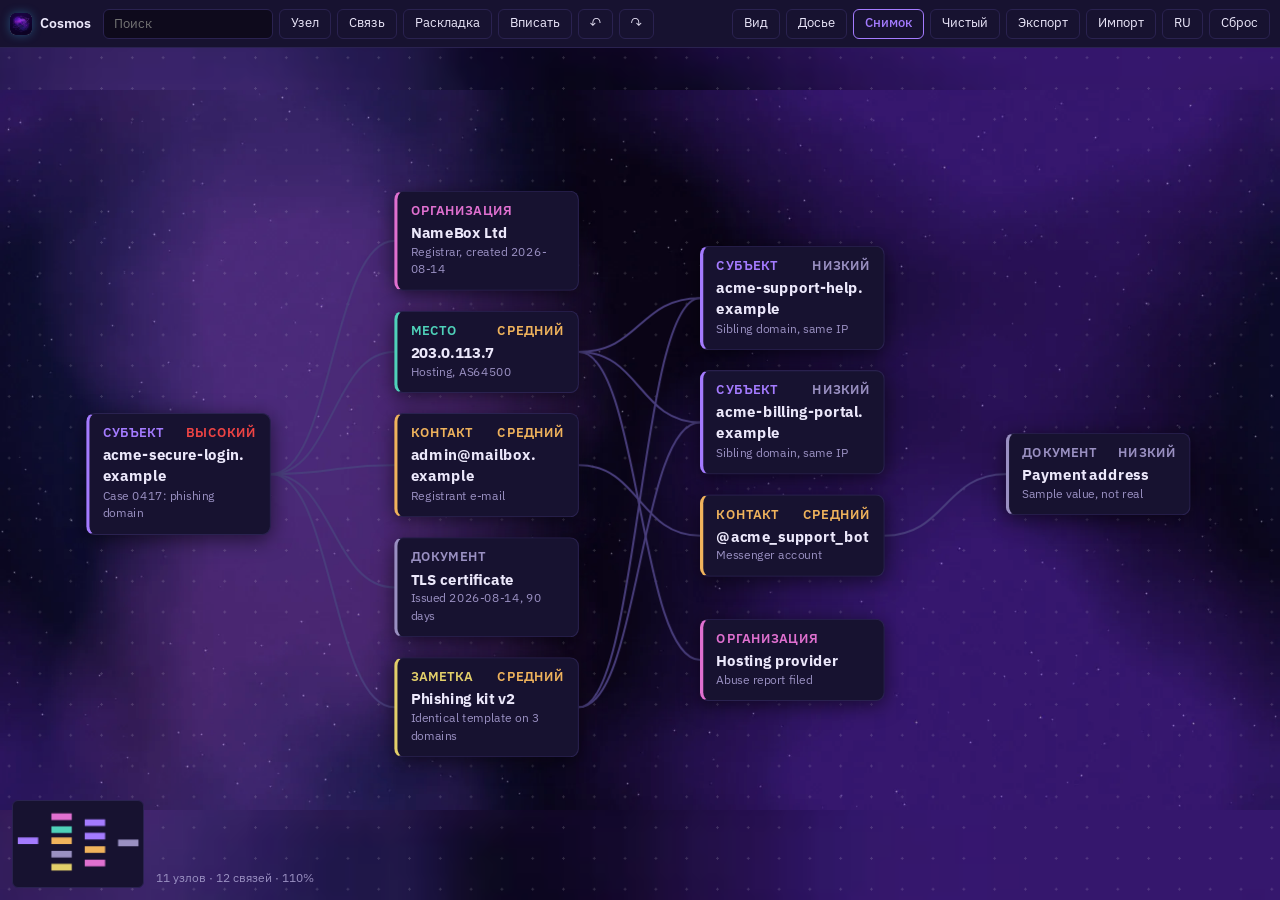
<file: index.html>
<!doctype html>
<html lang="ru">
<head>
  <meta charset="utf-8">
  <meta name="viewport" content="width=device-width,initial-scale=1">
  <title>Cosmos</title>
  <link rel="manifest" href="manifest.webmanifest">
  <link rel="icon" type="image/jpeg" href="assets/logo.jpg">
  <link rel="apple-touch-icon" href="icons/apple-touch-icon.png">
  <meta name="theme-color" content="#0c0f17">
  <script>
    location.replace(matchMedia("(pointer:coarse) and (max-width:900px)").matches ? "m.html" : "pc.html");
  </script>
</head>
<body style="background:#0c0f17; color:#fff; font-family:'IBM Plex Sans',system-ui,sans-serif; display:flex; align-items:center; justify-content:center; height:100vh; margin:0;">
  <div style="text-align:center; padding:20px;">
    <img src="assets/logo.jpg" alt="Cosmos" style="width:64px; height:64px; border-radius:14px; margin-bottom:14px; box-shadow:0 0 20px rgba(56,189,248,0.35);">
    <h2 style="margin:0 0 10px; font-weight:700; letter-spacing:0.5px;">Cosmos</h2>
    <p style="color:#94a3b8; font-size:13px; margin:0 0 18px;">Загрузка подходящей версии интерфейса...</p>
    <div>
      <a href="pc.html" style="display:inline-block; margin:6px; padding:9px 18px; background:#101524; border:1px solid rgba(255,255,255,0.15); color:#38bdf8; text-decoration:none; border-radius:8px; font-size:13px; font-weight:600;">Версия для ПК</a>
      <a href="m.html" style="display:inline-block; margin:6px; padding:9px 18px; background:#101524; border:1px solid rgba(255,255,255,0.15); color:#38bdf8; text-decoration:none; border-radius:8px; font-size:13px; font-weight:600;">Версия для Телефона</a>
    </div>
  </div>
</body>
</html>
</file>
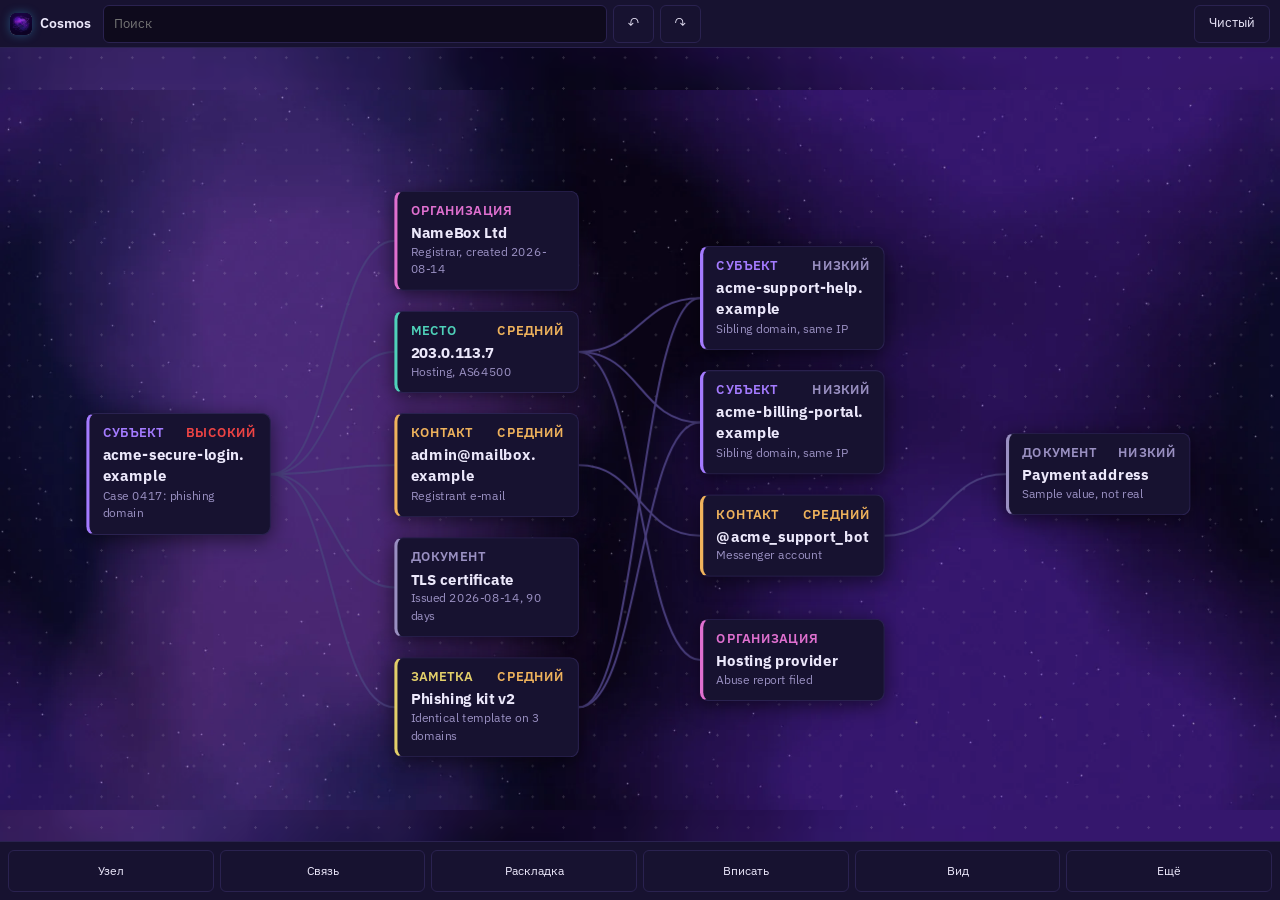
<file: m.html>
<!doctype html>
<html lang="ru">
<head>
<meta charset="utf-8">
<meta name="viewport" content="width=device-width,initial-scale=1,viewport-fit=cover,maximum-scale=1,user-scalable=no">
<meta name="theme-color" content="#eceef1">
<title>Cosmos</title>
<link rel="manifest" href="manifest.webmanifest"><link rel="apple-touch-icon" href="icons/apple-touch-icon.png"><link rel="icon" type="image/png" href="icons/icon-32.png">
<link rel="alternate icon" href="data:image/svg+xml,%3Csvg xmlns='http://www.w3.org/2000/svg' viewBox='0 0 32 32'%3E%3Ccircle cx='16' cy='17' r='9' fill='none' stroke='%232457e6' stroke-width='3'/%3E%3Ccircle cx='24' cy='8' r='3.5' fill='%232457e6'/%3E%3C/svg%3E">
<link rel="preconnect" href="https://fonts.googleapis.com">
<link rel="preconnect" href="https://fonts.gstatic.com" crossorigin>
<link rel="stylesheet" href="https://fonts.googleapis.com/css2?family=IBM+Plex+Sans:wght@400;500;600&display=swap">
<style>
:root{--bg:#eceef1;--p:#fff;--l:#d5d9df;--t:#171b22;--m:#66707e;--a:#2457e6;--r:#d23b32;--e:#aab1bc;--dot:#c9ced6;
--c0:#2457e6;--c1:#c77a0a;--c2:#138a7a;--c3:#7a52c7;--c4:#6b7480;--c5:#9a8a1f;--bh:calc(48px + env(safe-area-inset-top,0px))}
:root[data-theme=dark]{--bg:#0c0f17;--p:#101524;--l:rgba(255,255,255,.09);--t:#ffffff;--m:#94a3b8;--a:#38bdf8;--r:#ef4444;--e:rgba(148,163,184,.38);--dot:rgba(255,255,255,.14);
--c0:#38bdf8;--c1:#c084fc;--c2:#34d399;--c3:#fbbf24;--c4:#94a3b8;--c5:#facc15}
:root[data-style=violet][data-theme=dark]{--bg:#0c0f17;--p:#111625;--l:rgba(255,255,255,.09);--t:#ffffff;--m:#94a3b8;--a:#38bdf8;--e:rgba(148,163,184,.38);--dot:rgba(255,255,255,.14);--c0:#38bdf8;--c1:#c084fc;--c2:#34d399;--c3:#fbbf24;--c4:#94a3b8;--c5:#facc15}
*{box-sizing:border-box;margin:0}
html,body{height:100%;overflow:hidden;background:var(--bg);color:var(--t);font:400 13px/1.45 "IBM Plex Sans",system-ui,-apple-system,"Segoe UI",sans-serif;overscroll-behavior:none;-webkit-tap-highlight-color:transparent}
button,input,select,textarea{font:inherit;color:inherit}
#bar{position:fixed;inset:0 0 auto 0;z-index:5;height:var(--bh);padding:env(safe-area-inset-top,0px) 10px 0;display:flex;gap:6px;align-items:center;background:var(--p);border-bottom:1px solid var(--l);overflow-x:auto;white-space:nowrap;scrollbar-width:none}
#bar::-webkit-scrollbar{display:none}
.br{font-weight:600;font-size:14px;display:flex;align-items:center;gap:8px;margin-right:6px}
.br i{width:14px;height:14px;border:2px solid var(--a);border-radius:50%;position:relative}
.br i:after{content:"";position:absolute;left:9px;top:-6px;width:5px;height:5px;background:var(--a);border-radius:50%}
#q{height:30px;width:170px;flex:none;border:1px solid var(--l);border-radius:6px;background:var(--bg);padding:0 10px;outline:0}
#q:focus,.ins input:focus,.ins select:focus,.ins textarea:focus{border-color:var(--a)}
.b{height:30px;flex:none;padding:0 11px;border:1px solid var(--l);border-radius:6px;background:var(--p);cursor:pointer}
.b:hover{background:var(--bg)}.b.on{border-color:var(--a);color:var(--a);font-weight:500}.b:focus-visible{outline:2px solid var(--a);outline-offset:1px}
.sp{flex:1}
#vp{position:fixed;inset:var(--bh) 0 0 0;touch-action:none;overflow:hidden;cursor:grab;background-image:radial-gradient(var(--dot) 1.1px,transparent 1.3px);background-size:28px 28px}
#vp.pan{cursor:grabbing}
#w{position:absolute;left:0;top:0;transform-origin:0 0}
#es{position:absolute;left:0;top:0;width:1px;height:1px;overflow:visible;pointer-events:none}
#es path{fill:none;stroke:var(--e);stroke-width:1.3}#es path.on{stroke:var(--a);stroke-width:1.9}
.n{position:absolute;left:0;top:0;min-width:168px;max-width:240px;padding:9px 12px 10px;background:var(--p);border:1px solid var(--l);border-left:3px solid var(--c);border-radius:6px;cursor:grab;user-select:none;-webkit-user-select:none;touch-action:none}
.n small{display:flex;justify-content:space-between;gap:8px;font-size:11.5px;color:var(--c);font-weight:500}
.n small em{font-style:normal;font-weight:600}
.n b{display:block;font-weight:600;font-size:13.5px;margin-top:2px;overflow-wrap:break-word}
.n i{display:block;font-style:normal;color:var(--m);font-size:12px;overflow-wrap:break-word}
.n.sel{box-shadow:0 0 0 2px var(--a);border-color:var(--a);border-left-color:var(--c)}
.n.src{box-shadow:0 0 0 2px var(--a);border-style:dashed}.n.hit{box-shadow:0 0 0 2px var(--c1)}.n.dim{opacity:.2}
.ins{position:fixed;z-index:6;top:var(--bh);right:0;bottom:0;width:300px;background:var(--p);border-left:1px solid var(--l);padding:14px;overflow:auto;transform:translateX(100%);transition:transform .18s ease;display:flex;flex-direction:column;gap:10px}
.ins.open{transform:none}
.ins label{display:flex;flex-direction:column;gap:4px;color:var(--m);font-size:12px}
.ins input,.ins select,.ins textarea{width:100%;border:1px solid var(--l);border-radius:6px;background:var(--bg);padding:6px 8px;color:var(--t);outline:0;resize:vertical}
.two{display:grid;grid-template-columns:1fr 1fr;gap:8px}.kv{display:grid;grid-template-columns:1fr 1.4fr 30px;gap:6px}.kv .b{padding:0}
.fl{color:var(--m);font-size:12px;margin-top:2px}.row{display:flex;gap:6px;margin-top:auto}.del{color:var(--r)}
#mm{position:fixed;left:12px;bottom:calc(12px + env(safe-area-inset-bottom,0px));width:132px;height:88px;background:var(--p);border:1px solid var(--l);border-radius:6px;cursor:pointer}
#st{position:fixed;left:156px;bottom:calc(14px + env(safe-area-inset-bottom,0px));color:var(--m);font-size:12px;font-variant-numeric:tabular-nums}
#ts{position:fixed;left:50%;bottom:70px;transform:translateX(-50%);background:var(--t);color:var(--bg);padding:7px 14px;border-radius:6px;opacity:0;pointer-events:none;transition:opacity .2s;z-index:9}
#ts.on{opacity:1}
#bg,#vl,#sn{position:fixed;inset:0;pointer-events:none}
#bg{background:center/cover no-repeat;will-change:transform;transition:opacity .35s}#vl{background:var(--bg)}
.n{contain:layout style}
.set{right:auto;left:0;border-left:0;border-right:1px solid var(--l);transform:translateX(-100%)}.set.open{transform:none}
.tiles{display:grid;grid-template-columns:repeat(3,1fr);gap:6px}.tl{background-size:cover}
.tl{height:56px;border:1px solid var(--l);border-radius:6px;background:var(--bg) center/cover;color:var(--t);font-size:12px;cursor:pointer}.tl.on{outline:2px solid var(--a);outline-offset:1px}
.ck{flex-direction:row!important;align-items:center;gap:8px!important;color:var(--t)!important}.ck input{width:auto}
.eco *{transition:none!important}

:root{color-scheme:light}:root[data-theme=dark]{color-scheme:dark}
:root[data-style=violet]{--bg:#eeeaf8;--p:#fff;--l:#d9d2ee;--t:#1c1533;--m:#6e6590;--a:#6d3df0;--e:#b4a8da;--dot:#d3c9ee;--c0:#6d3df0;--c1:#c9821a;--c2:#12998a;--c3:#b4309f;--c4:#7d7599;--c5:#a8892a}
:root[data-style=violet][data-theme=dark]{--bg:#0e0a1c;--p:#171230;--l:#2a2250;--t:#ece8fb;--m:#9a90c2;--a:#a47bff;--e:#4a3f7d;--dot:#241c45;--c0:#a47bff;--c1:#f0b35c;--c2:#4fd1b9;--c3:#e070d0;--c4:#9a90c2;--c5:#e3cf6a}
.ins{scrollbar-width:thin;scrollbar-color:var(--l) transparent}input[type=range],input[type=checkbox]{accent-color:var(--a)}
.tl{display:flex;align-items:flex-end;padding:0 5px 4px;font-size:11px;color:#fff;text-shadow:0 1px 3px #000,0 0 2px #000;text-align:left}.tl[data-bg=none]{color:var(--t);text-shadow:none;align-items:center;justify-content:center}
.so #vp{left:300px}.so #mm{left:312px}.so #st{left:456px}
.n.sel{z-index:2}.n:not(.sel):hover{border-color:var(--e)}#es path.dim{opacity:.15}.lk #vp{cursor:crosshair}
.m .b,.m #q{height:38px}.m .b{padding:0 14px}.m #mm,.m #st{display:none}
#bg2{position:fixed;inset:0;pointer-events:none;background:center/contain no-repeat;transition:opacity .35s}
.ins>*{flex-shrink:0}#dock .b{font-size:11px}
.seg{display:flex;border:1px solid var(--l);border-radius:8px;overflow-x:auto;overflow-y:hidden;white-space:nowrap;scrollbar-width:thin;scrollbar-color:rgba(255,255,255,.25) transparent;-webkit-overflow-scrolling:touch;touch-action:pan-x;background:var(--bg);padding:2px;gap:2px}
.seg::-webkit-scrollbar{height:4px}
.seg::-webkit-scrollbar-track{background:transparent}
.seg::-webkit-scrollbar-thumb{background:rgba(255,255,255,.28);border-radius:4px}
.seg::-webkit-scrollbar-thumb:hover{background:rgba(255,255,255,.55)}
.seg button{flex:0 0 auto;min-width:64px;height:30px;padding:0 13px;border:0;border-radius:6px;background:transparent;cursor:pointer;white-space:nowrap;font-size:11.5px;font-weight:500;color:var(--t);transition:background .15s ease,color .15s ease}
.seg button:hover{background:rgba(255,255,255,.08)}
.seg button.on{background:var(--a);color:#ffffff;font-weight:600;box-shadow:0 2px 8px rgba(56,189,248,.35)}
.ph{display:flex;justify-content:space-between;align-items:center;position:sticky;top:-14px;z-index:1;background:var(--p);padding:2px 0 8px;font-weight:600;font-size:14px}.ph .b{width:32px;padding:0}
#dock{position:fixed;inset:auto 0 0 0;z-index:7;display:flex;gap:6px;padding:8px 8px calc(8px + env(safe-area-inset-bottom,0px));background:var(--p);border-top:1px solid var(--l)}
#dock .b{flex:1;min-width:0;padding:0 2px;height:42px;font-size:12px}
#more{position:fixed;right:8px;bottom:calc(68px + env(safe-area-inset-bottom,0px));z-index:8;display:none;flex-direction:column;gap:4px;padding:8px;background:var(--p);border:1px solid var(--l);border-radius:8px;min-width:180px}#more.open{display:flex}#more .b{width:100%;text-align:left;height:42px}
.m #vp{bottom:calc(58px + env(safe-area-inset-bottom,0px))}.m .ins{bottom:calc(58px + env(safe-area-inset-bottom,0px));max-height:46vh}.m #q{flex:1;min-width:0;width:auto}
@media(max-width:640px){.tiles{grid-template-columns:repeat(4,1fr)}.tl{height:50px;font-size:10px}}
@media(max-width:640px){.ins{inset:auto 0 0 0;width:auto;max-height:64vh;border-left:0;border-top:1px solid var(--l);transform:translateY(100%)}#mm,#st{display:none}#q{width:120px}.set{border-right:0}}
@media(prefers-reduced-motion:reduce){.ins,#ts{transition:none}}

.brand-logo-img{width:22px;height:22px;border-radius:6px;object-fit:cover;flex-shrink:0;box-shadow:0 0 10px rgba(56,189,248,.35)}
.n{border-left:3.5px solid var(--c)!important;border-radius:8px!important;box-shadow:0 4px 18px rgba(0,0,0,.55)!important}
.n small{text-transform:uppercase!important;font-weight:600!important;letter-spacing:.3px!important}
.n b{font-weight:700!important;font-size:13.5px!important}
.n i{font-size:11px!important;color:var(--m)!important}
#es path{stroke-width:1.8px!important;stroke:var(--e)}
#es path.on{stroke:var(--a)!important;stroke-width:2.4px!important}
.modal{position:fixed;inset:0;z-index:90;background:rgba(0,0,0,.78);backdrop-filter:blur(8px);display:none;align-items:center;justify-content:center;padding:16px}
.modal.open{display:flex}
.modal-box{background:var(--p);border:1px solid var(--l);border-radius:12px;width:min(94vw,980px);max-height:92vh;display:flex;flex-direction:column;box-shadow:0 24px 64px rgba(0,0,0,.85);overflow:hidden}
.modal-head{display:flex;justify-content:space-between;align-items:center;padding:12px 18px;border-bottom:1px solid var(--l);font-weight:600;font-size:14px}
.snap-img-wrap{flex:1;min-height:220px;max-height:64vh;overflow:auto;display:flex;align-items:center;justify-content:center;background:#080a10;padding:14px}
.snap-img-wrap img{max-width:100%;max-height:100%;object-fit:contain;border-radius:6px;box-shadow:0 6px 24px rgba(0,0,0,.7)}
.snap-actions{display:flex;gap:8px;padding:12px 18px;border-top:1px solid var(--l);flex-wrap:wrap;background:var(--p)}
.snap-tip{padding:0 18px 12px;font-size:11.5px;color:var(--m)}
body.zen #bar,body.zen #ins,body.zen #set,body.zen #mm,body.zen #st,body.zen #dock,body.zen #more{display:none!important}
#zen-exit{position:fixed;top:14px;right:14px;z-index:100;display:none;background:rgba(16,21,36,.88);backdrop-filter:blur(10px);border:1px solid rgba(255,255,255,.22);color:#fff;padding:7px 16px;border-radius:20px;font-size:12px;cursor:pointer;box-shadow:0 4px 18px rgba(0,0,0,.6);user-select:none}
body.zen #zen-exit{display:flex;align-items:center;gap:6px}
#zen-exit:hover{background:rgba(30,41,66,.95)}


/* Trails and Illumination System */
#es{position:absolute;left:0;top:0;width:1px;height:1px;overflow:visible;pointer-events:none}
/* Standard Mode: clean, crisp, calm wire */
#es.mode-curve path.trail-base{stroke:var(--c,rgba(148,163,184,.38));stroke-width:var(--trail-w,1.8px);opacity:.75;filter:none!important}
#es.mode-curve path.trail-halo,#es.mode-curve path.trail-filament{display:none!important}

/* Neon Glow Mode: real glowing neon tube with halo and bright core */
#es path.trail-halo{fill:none;stroke:var(--c,var(--a));stroke-width:calc(var(--trail-w,1.8px) * 2.8 + 6px);stroke-linecap:round;opacity:.42;filter:blur(4px);pointer-events:none;transition:opacity .2s ease,stroke-width .2s ease}
#es path.trail-halo.active{stroke-width:calc(var(--trail-active-w,3.2px) * 3 + 8px)!important;opacity:.78!important;filter:blur(6px)!important;display:inline!important}
#es path.trail-halo.dim{opacity:.05!important}
#es.mode-glow path.trail-base{stroke:var(--c,var(--a))!important;stroke-width:var(--trail-w,1.8px)!important;opacity:1!important;filter:drop-shadow(0 0 5px var(--c,var(--a)))!important}
#es path.trail-filament{fill:none;stroke:#ffffff;stroke-width:1px;stroke-linecap:round;opacity:.65;pointer-events:none}
#es path.trail-filament.active{stroke-width:1.4px!important;opacity:.95!important;display:inline!important}
#es path.trail-filament.dim{opacity:0!important}

#es path.trail-base{fill:none;stroke:var(--e,rgba(148,163,184,.38));stroke-width:var(--trail-w,1.8px);stroke-linecap:round;transition:stroke .18s ease,stroke-width .18s ease,opacity .18s ease,filter .18s ease}
#es.mode-pulse path.trail-base{stroke:var(--e,rgba(148,163,184,.28));stroke-width:var(--trail-w,1.8px)}
#es path.trail-base.dim{opacity:.12!important;stroke-width:calc(var(--trail-w,1.8px) * .7)!important;filter:none!important}
#es path.trail-base.on{stroke:var(--c,var(--a))!important;stroke-width:var(--trail-active-w,3.2px)!important;opacity:1!important;filter:drop-shadow(0 0 6px var(--c,var(--a))) drop-shadow(0 0 16px var(--c,var(--a)))!important}
#es path.trail-pulse{fill:none;stroke:#ffffff;stroke-width:calc(var(--trail-w,1.8px) + .3px);stroke-linecap:round;stroke-dasharray:6 22;animation:trailPulse 1.6s linear infinite;opacity:.55;pointer-events:none}
#es path.trail-pulse.active{stroke:#ffffff!important;stroke-width:calc(var(--trail-active-w,3.2px) + .2px)!important;stroke-dasharray:8 18;animation:trailPulse 1.0s linear infinite;opacity:1!important;filter:drop-shadow(0 0 6px #ffffff) drop-shadow(0 0 14px var(--c,var(--a)))}
@keyframes trailPulse{to{stroke-dashoffset:-28}}
.n.peer{border-color:var(--c)!important;box-shadow:0 0 0 1.5px var(--c),0 0 20px rgba(56,189,248,.38)!important;opacity:1!important;transform:scale(1.02);transition:transform .15s ease,box-shadow .15s ease,opacity .15s ease}
.n.dim{opacity:.18!important;filter:grayscale(45%);transition:opacity .2s ease,filter .2s ease}


/* Hardware acceleration and zero-lag dragging */
#w{will-change:transform;backface-visibility:hidden;transform:translateZ(0)}
.n{will-change:transform;contain:layout style;backface-visibility:hidden}
#vp{will-change:background-position;contain:paint}
body.moving .n,body.moving #es path,body.moving #w{transition:none!important}
body.moving{user-select:none!important;-webkit-user-select:none!important}


body.no-anim .trail-pulse,#es.no-anim .trail-pulse{display:none!important}
body.no-anim *{animation-play-state:paused!important}

</style>
</head>
<body>
<div id="bar">
<div class="br"><img src="assets/logo.jpg" class="brand-logo-img" alt="Cosmos">Cosmos</div>
<input id="q" type="search" autocomplete="off">
<button class="b" data-a="add"></button><button class="b" data-a="link"></button><button class="b" data-a="layout"></button><button class="b" data-a="fit"></button>
<button class="b" data-a="undo" title="Ctrl+Z">↶</button><button class="b" data-a="redo" title="Ctrl+Y">↷</button>
<span class="sp"></span>
<button class="b" data-a="view"></button><button class="b" data-a="dossier"></button><button class="b on" data-a="png">Снимок</button><button class="b" data-a="zen">Чистый</button><button class="b" data-a="export"></button><button class="b" data-a="import"></button><button class="b" data-a="lang"></button><button class="b" data-a="reset"></button>
<input id="fi" type="file" accept=".json,application/json" hidden>
</div>
<div id="bg"></div><div id="bg2"></div><div id="vl"></div><canvas id="sn"></canvas><div id="vp"><div id="w"><svg id="es"></svg><div id="nl"></div></div></div>
<canvas id="mm"></canvas><div id="st"></div><div id="ts"></div>
<aside class="ins" id="ins"></aside><aside class="ins set" id="set"></aside><input id="bgf" type="file" accept="image/*" hidden>
<script>
(()=>{
const MODE="m";document.body.className=MODE;
const $=s=>document.querySelector(s),K="cosmos.v1",LG=["ru","en","uk"];
const TC_MAP={cyan:"#38bdf8",violet:"#c084fc",emerald:"#34d399",graphite:"#94a3b8",ice:"#e2e8f0",crimson:"#f43f5e"};
const TC=["var(--c0)","var(--c1)","var(--c2)","var(--c3)","var(--c4)","var(--c5)"],RC=["","var(--m)","var(--c1)","var(--r)"];
const TX={
ru:"Узел|Связь|Раскладка|Вписать|Поиск|Экспорт|Импорт|Досье|Сброс|Язык|Название|Описание|Тип|Риск|Заметки|Поля|Добавить поле|Дубль|Удалить|Скопировано|Сбросить граф?|нет|низкий|средний|высокий|Субъект|Контакт|Место|Организация|Документ|Заметка|Связь: выбери два узла|узлов|связей|Вид|Тема|Авто|Светлая|Тёмная|Фон|Без фона|Своё фото|Подложка|Размытие|Сетка|Снег|Частота кадров|Эко-режим|Фокус на связях|Стиль|Фиолет|Графит|Папка bg/ не найдена|Показ|Целиком|Во весь экран|Ещё".split("|"),
en:"Node|Link|Layout|Fit|Search|Export|Import|Dossier|Reset|Language|Title|Subtitle|Type|Risk|Notes|Fields|Add field|Duplicate|Delete|Copied|Reset graph?|none|low|medium|high|Subject|Contact|Place|Organization|Document|Note|Link: pick two nodes|nodes|links|View|Theme|Auto|Light|Dark|Background|None|Own image|Overlay|Blur|Grid|Snow|Frame rate|Eco mode|Focus on neighbours|Style|Violet|Graphite|Folder bg/ not found|Fit|Whole|Fill|More".split("|"),
uk:"Вузол|Зв’язок|Розкладка|Вписати|Пошук|Експорт|Імпорт|Досьє|Скидання|Мова|Назва|Опис|Тип|Ризик|Нотатки|Поля|Додати поле|Дубль|Видалити|Скопійовано|Скинути граф?|немає|низький|середній|високий|Суб’єкт|Контакт|Місце|Організація|Документ|Нотатка|Зв’язок: оберіть два вузли|вузлів|зв’язків|Вигляд|Тема|Авто|Світла|Темна|Тло|Без тла|Своє фото|Підкладка|Розмиття|Сітка|Сніг|Частота кадрів|Еко-режим|Фокус на зв’язках|Стиль|Фіолет|Графіт|Папку bg/ не знайдено|Показ|Цілком|На весь екран|Ще".split("|")};
const esc=s=>String(s).replace(/[&<>"]/g,c=>({"&":"&amp;","<":"&lt;",">":"&gt;",'"':"&quot;"}[c]));
let S,sel=null,src=null,hov=null,link=false,q="",E={},hist=[],hi=-1,M=null,raf=0;
const T=i=>TX[S.lang][i],get=id=>S.n.find(n=>n.id==id);
function demo(){
const r=[["d",0,"acme-secure-login.example","Case 0417: phishing domain",3],["rg",3,"NameBox Ltd","Registrar, created 2026-08-14",0],["ip",2,"203.0.113.7","Hosting, AS64500",2],["ml",1,"admin@mailbox.example","Registrant e-mail",2],["ce",4,"TLS certificate","Issued 2026-08-14, 90 days",0],["d2",0,"acme-support-help.example","Sibling domain, same IP",1],["d3",0,"acme-billing-portal.example","Sibling domain, same IP",1],["hd",1,"@acme_support_bot","Messenger account",2],["wl",4,"Payment address","Sample value, not real",1],["kit",5,"Phishing kit v2","Identical template on 3 domains",2],["ho",3,"Hosting provider","Abuse report filed",0]];
const d={lang:"ru",px:0,py:0,z:1,e:[["d","rg"],["d","ip"],["d","ml"],["d","ce"],["ip","d2"],["ip","d3"],["ml","hd"],["d","kit"],["d2","kit"],["d3","kit"],["ip","ho"],["hd","wl"]],
n:r.map(x=>({id:x[0],t:x[1],title:x[2],sub:x[3],r:x[4],notes:"",f:[]}))};
d.n[0].f=[["Registered","2026-08-14"],["Status","Active"]];d.n[2].f=[["ASN","AS64500"]];return d}
function clean(j){if(!j||!Array.isArray(j.n))return null;const ids=new Set(),cl=(v,a,b)=>Math.min(b,Math.max(a,+v||0));
const n=j.n.filter(x=>x&&x.id!=null).map(x=>({id:String(x.id),t:cl(x.t,0,5),title:String(x.title??""),sub:String(x.sub??""),r:cl(x.r,0,3),notes:String(x.notes??""),f:Array.isArray(x.f)?x.f.filter(Array.isArray).map(a=>[String(a[0]??""),String(a[1]??"")]):[],x:+x.x||0,y:+x.y||0})).filter(x=>!ids.has(x.id)&&ids.add(x.id));
if(!n.length)return null;const e=(Array.isArray(j.e)?j.e:[]).filter(a=>Array.isArray(a)&&a[0]!=a[1]&&ids.has(String(a[0]))&&ids.has(String(a[1]))).map(a=>[String(a[0]),String(a[1])]);
return Object.assign({},j,{n,e,px:+j.px||0,py:+j.py||0,z:cl(j.z||1,.1,2.5),lang:LG.includes(j.lang)?j.lang:"ru",v:j.v&&typeof j.v=="object"?j.v:undefined})}
function load(){try{return clean(JSON.parse(localStorage.getItem(K)||localStorage.getItem("vibetrace.v1")))}catch(e){}return null}
let saveTimer=0;
const save=()=>{clearTimeout(saveTimer);saveTimer=setTimeout(()=>{try{localStorage.setItem(K,JSON.stringify(S))}catch(e){}},200)};
addEventListener("beforeunload",()=>{try{localStorage.setItem(K,JSON.stringify(S))}catch(e){}});
function commit(){const s=JSON.stringify({n:S.n,e:S.e});if(hist[hi]==s)return;hist=hist.slice(0,hi+1);hist.push(s);if(hist.length>60)hist.shift();hi=hist.length-1;save()}
function hop(d){const k=hi+d;if(k<0||k>=hist.length)return;hi=k;Object.assign(S,JSON.parse(hist[hi]));if(!get(sel))sel=null;all();save()}
const hit=n=>q&&(n.title+" "+n.sub+" "+n.notes+" "+n.f.map(x=>x.join(" ")).join(" ")).toLowerCase().includes(q);
const wb=t=>esc(t).replace(/([@.\-_\/:])(?=\w)/g,"$1<wbr>");
function paint(n,NB){let el=E[n.id];if(!el){el=E[n.id]=document.createElement("div");el.className="n";el.dataset.id=n.id;$("#nl").appendChild(el);
el.addEventListener("mouseenter",()=>{if(!sel&&!link){hov=n.id;rp();drawE()}});
el.addEventListener("mouseleave",()=>{if(hov===n.id){hov=null;rp();drawE()}})}
el.style.setProperty("--c",TC[n.t]);el.style.transform=`translate(${n.x||0}px,${n.y||0}px)`;
const sg=n.t+"|"+n.r+"|"+n.title+"|"+n.sub+S.lang;if(el._s!=sg){el._s=sg;el._d=1;el.innerHTML=`<small><span>${T(25+n.t)}</span>${n.r?`<em style="color:${RC[n.r]}">${T(21+n.r)}</em>`:""}</small><b>${wb(n.title)}</b><i>${wb(n.sub)}</i>`}
el.classList.toggle("sel",n.id==sel);el.classList.toggle("src",n.id==src);el.classList.toggle("hit",!!hit(n));
const act=sel||hov;
el.classList.toggle("peer",!!(NB&&NB.has(n.id)&&n.id!=act));
el.classList.toggle("dim",(!!q&&!hit(n))||!!(NB&&!NB.has(n.id)))}
function rp(){const act=sel||hov;let NB=null;if(act){NB=new Set([act]);S.e.forEach(([a,b])=>{if(a==act)NB.add(b);if(b==act)NB.add(a)})}S.n.forEach(n=>paint(n,NB))}
function drawE(){let h="";const G=new Map(S.n.map(n=>[n.id,n]));S.n.forEach(n=>{const e=E[n.id];if(e&&e._d){e._w=e.offsetWidth;e._h=e.offsetHeight;e._d=0}});
const tm=(S.v&&S.v.trail)||"curve",tc=(S.v&&S.v.trailColor)||"auto",tw=(S.v&&S.v.trailWidth)||1.8,es=$("#es");
if(es){es.className="mode-"+tm;es.style.setProperty("--trail-w",tw+"px");es.style.setProperty("--trail-active-w",Math.max(2.8,tw*1.5+0.6)+"px")}
const act=sel||hov;
S.e.forEach(([a,b])=>{const A=G.get(a),B=G.get(b),X=E[a],Y=E[b];if(!A||!B||!X||!Y)return;
const wa=X._w||200,wb=Y._w||200,ya=A.y+(X._h||70)/2,yb=B.y+(Y._h||70)/2,f=B.x+wb/2>=A.x+wa/2,x1=f?A.x+wa:A.x,x2=f?B.x:B.x+wb;
let d="";if(tm=="ortho"){const mx=Math.round((x1+x2)/2);d=`M${x1} ${ya}H${mx}V${yb}H${x2}`}else if(tm=="straight"){d=`M${x1} ${ya}L${x2} ${yb}`}else{const m=(x1+x2)/2;d=`M${x1} ${ya}C${m} ${ya} ${m} ${yb} ${x2} ${yb}`}
const isConn=act?(a==act||b==act):false,srcNode=G.get(a)||G.get(b);
const col=(tc!="auto"&&TC_MAP[tc])?TC_MAP[tc]:(srcNode?TC[srcNode.t]:"var(--a)");
const ek=a+"_"+b;
if(tm=="glow"||isConn){const haloCls="trail-halo"+(isConn?" active":"")+(act&&!isConn?" dim":"");h+=`<path class="${haloCls}" data-k="${ek}" style="--c:${col}" d="${d}"/>`}
let cls="trail-base";if(isConn)cls+=" on";else if(act)cls+=" dim";
h+=`<path class="${cls}" data-k="${ek}" style="--c:${col}" d="${d}"/>`;
if(tm=="glow"||isConn){const filCls="trail-filament"+(isConn?" active":"")+(act&&!isConn?" dim":"");h+=`<path class="${filCls}" data-k="${ek}" d="${d}"/>`}
const animOn=(S.v&&S.v.anim!==undefined)?!!S.v.anim:true;if(animOn&&(isConn||tm=="pulse")){h+=`<path class="trail-pulse ${isConn?"active":""}" data-k="${ek}" style="--c:${col}" d="${d}"/>`}
});if(es)es.innerHTML=h}
function updateEdgesForNode(id){const G=new Map(S.n.map(n=>[n.id,n])),tm=(S.v&&S.v.trail)||"curve",es=$("#es");if(!es)return;S.e.forEach(([a,b])=>{if(a!=id&&b!=id)return;const A=G.get(a),B=G.get(b),X=E[a],Y=E[b];if(!A||!B||!X||!Y)return;const wa=X._w||X.offsetWidth||200,wb=Y._w||Y.offsetWidth||200,ya=A.y+(X._h||X.offsetHeight||70)/2,yb=B.y+(Y._h||Y.offsetHeight||70)/2,f=B.x+wb/2>=A.x+wa/2,x1=f?A.x+wa:A.x,x2=f?B.x:B.x+wb;let d="";if(tm=="ortho"){const mx=Math.round((x1+x2)/2);d=`M${x1} ${ya}H${mx}V${yb}H${x2}`}else if(tm=="straight"){d=`M${x1} ${ya}L${x2} ${yb}`}else{const m=(x1+x2)/2;d=`M${x1} ${ya}C${m} ${ya} ${m} ${yb} ${x2} ${yb}`}const ps=es.querySelectorAll(`path[data-k="${a}_${b}"]`);ps.forEach(p=>p.setAttribute("d",d))})}
function view(){$("#w").style.transform=`translate(${S.px}px,${S.py}px) scale(${S.z})`;const v=$("#vp");v.style.backgroundPosition=`${S.px}px ${S.py}px`;v.style.backgroundSize=`${28*S.z}px ${28*S.z}px`;
$("#st").textContent=`${S.n.length} ${T(32)} · ${S.e.length} ${T(33)} · ${Math.round(S.z*100)}%`}
function bb(){let a=1e9,b=1e9,c=-1e9,d=-1e9;S.n.forEach(n=>{const w=E[n.id]?E[n.id].offsetWidth:200,h=E[n.id]?E[n.id].offsetHeight:64;a=Math.min(a,n.x);b=Math.min(b,n.y);c=Math.max(c,n.x+w);d=Math.max(d,n.y+h)});return{x:a,y:b,w:c-a,h:d-b}}
function mm(){const c=$("#mm"),x=c.getContext("2d"),W=c.width=132,H=c.height=88;x.clearRect(0,0,W,H);if(!S.n.length)return;const b=bb(),k=Math.min(W/(b.w+80),H/(b.h+80)),ox=(W-b.w*k)/2-b.x*k,oy=(H-b.h*k)/2-b.y*k;M={k,ox,oy};
const cs=getComputedStyle(document.documentElement);S.n.forEach(n=>{x.fillStyle=cs.getPropertyValue("--c"+n.t);x.fillRect(n.x*k+ox,n.y*k+oy,Math.max(3,170*k),Math.max(2,56*k))});
const v=$("#vp");x.strokeStyle=cs.getPropertyValue("--t");x.lineWidth=1;x.strokeRect((-S.px/S.z)*k+ox,(-S.py/S.z)*k+oy,v.clientWidth/S.z*k,v.clientHeight/S.z*k)}
let lt2=0,lt3=0,mmT=0;function sched(){if(raf)return;raf=requestAnimationFrame(t=>{raf=0;if(document.hidden)return;if(t-lt2<1000/S.v.fps-2){sched();return}lt2=t;drawE();if(t-lt3>90){lt3=t;mm()}else{clearTimeout(mmT);mmT=setTimeout(mm,110)}view()})}
addEventListener("visibilitychange",()=>{if(!document.hidden){sched();syncSnow()}else syncSnow()});
if(document.fonts&&document.fonts.ready)document.fonts.ready.then(()=>{S&&S.n.forEach(n=>{const e=E[n.id];if(e)e._d=1});sched()});
function all(){$("#nl").innerHTML="";E={};rp();sched();ins();ui()}
function layout(){if(!S.n.length)return;const r=sel||S.n[0].id,d={[r]:0},Q=[r];while(Q.length){const a=Q.shift();S.e.forEach(([x,y])=>{const o=x==a?y:y==a?x:null;if(o&&!(o in d)){d[o]=d[a]+1;Q.push(o)}})}
const c={};S.n.forEach(n=>{const k=d[n.id]??9;(c[k]=c[k]||[]).push(n)});let X=0;const hh=n=>E[n.id]?E[n.id].offsetHeight:76,ww=n=>E[n.id]?E[n.id].offsetWidth:200;
Object.keys(c).sort((a,b)=>a-b).forEach(k=>{const col=c[k],tot=col.reduce((a,n)=>a+hh(n),0)+18*(col.length-1);let y=-tot/2;col.forEach(n=>{n.x=X;n.y=Math.round(y);y+=hh(n)+18});X+=Math.max(...col.map(ww))+110})}
function fit(){if(!S.n.length)return;const v=$("#vp"),b=bb();S.z=Math.max(.1,Math.min(v.clientWidth/(b.w+100),v.clientHeight/(b.h+100),1.1));S.px=(v.clientWidth-b.w*S.z)/2-b.x*S.z;S.py=(v.clientHeight-b.h*S.z)/2-b.y*S.z;sched();save()}
function zoomAt(cx,cy,f){const z=Math.max(.1,Math.min(2.5,S.z*f)),wx=(cx-S.px)/S.z,wy=(cy-S.py)/S.z;S.z=z;S.px=cx-wx*z;S.py=cy-wy*z;sched()}
function toast(s){const t=$("#ts");t.textContent=s;t.classList.add("on");clearTimeout(toast.i);toast.i=setTimeout(()=>t.classList.remove("on"),1400)}
function addNode(){const v=$("#vp"),p=get(sel),n={id:"n"+Date.now().toString(36),t:p?p.t:0,title:T(0),sub:"",r:0,notes:"",f:[],x:p?p.x+290:(v.clientWidth/2-S.px)/S.z-90,y:p?p.y+Math.round(Math.random()*120-60):(v.clientHeight/2-S.py)/S.z-30};
S.n.push(n);if(p)S.e.push([p.id,n.id]);sel=n.id;commit();all()}
function delNode(){if(!sel)return;S.n=S.n.filter(n=>n.id!=sel);S.e=S.e.filter(e=>e[0]!=sel&&e[1]!=sel);sel=null;commit();all()}
function dup(){const p=get(sel);if(!p)return;const n=JSON.parse(JSON.stringify(p));n.id="n"+Date.now().toString(36);n.x+=30;n.y+=90;S.n.push(n);sel=n.id;commit();all()}
function ins(){const n=get(sel),o=$("#ins");o.classList.toggle("open",!!n);if(!n)return;
const op=(a,v)=>a.map((x,i)=>`<option value="${i}"${i==v?" selected":""}>${x}</option>`).join("");
o.innerHTML=`<label>${T(10)}<input data-f="title" value="${esc(n.title)}"></label><label>${T(11)}<input data-f="sub" value="${esc(n.sub)}"></label>
<div class="two"><label>${T(12)}<select data-f="t">${op([0,1,2,3,4,5].map(i=>T(25+i)),n.t)}</select></label><label>${T(13)}<select data-f="r">${op([0,1,2,3].map(i=>T(21+i)),n.r)}</select></label></div>
<label>${T(14)}<textarea data-f="notes" rows="3">${esc(n.notes)}</textarea></label><div class="fl">${T(15)}</div>
${n.f.map((x,i)=>`<div class="kv"><input data-k="${i}" data-p="0" value="${esc(x[0])}"><input data-k="${i}" data-p="1" value="${esc(x[1])}"><button class="b" data-x="rmf" data-i="${i}">×</button></div>`).join("")}
<button class="b" data-x="addf">${T(16)}</button><div class="row"><button class="b" data-x="dup">${T(17)}</button><button class="b del" data-x="del">${T(18)}</button><button class="b" data-x="cl">×</button></div>`}
$("#ins").addEventListener("input",e=>{const n=get(sel),t=e.target;if(!n)return;if(t.dataset.f){const f=t.dataset.f;n[f]=f=="t"||f=="r"?+t.value:t.value}else if(t.dataset.k)n.f[t.dataset.k][t.dataset.p]=t.value;paint(n);sched();save()});
$("#ins").addEventListener("change",commit);
$("#ins").addEventListener("click",e=>{const x=e.target.dataset.x,n=get(sel);if(!x||!n)return;if(x=="cl"){sel=null;all()}else if(x=="del")delNode();else if(x=="dup")dup();else if(x=="addf"){n.f.push(["",""]);ins()}else if(x=="rmf"){n.f.splice(+e.target.dataset.i,1);commit();ins()}});
function dossier(){const L=[];S.n.forEach(n=>{L.push(`[${T(25+n.t)}] ${n.title}${n.sub?" — "+n.sub:""}${n.r?" ("+T(13)+": "+T(21+n.r)+")":""}`);n.f.forEach(f=>L.push(`   ${f[0]}: ${f[1]}`));if(n.notes)L.push("   "+n.notes)});
L.push("");S.e.forEach(([a,b])=>L.push(`${get(a).title}  <->  ${get(b).title}`));const s=L.join("\n");
(navigator.clipboard?navigator.clipboard.writeText(s):Promise.reject()).then(()=>toast(T(19)),()=>{const a=document.createElement("textarea");a.value=s;document.body.appendChild(a);a.select();try{document.execCommand("copy");toast(T(19))}catch(e){}a.remove()})}
function ui(){document.documentElement.lang=S.lang;document.body.classList.toggle("lk",link);$("#q").placeholder=T(4);const m={add:0,link:1,layout:2,fit:3,dossier:7,export:5,import:6,reset:8,view:34,more:56};
document.querySelectorAll("[data-a]").forEach(b=>{const a=b.dataset.a;if(a in m)b.textContent=T(m[a]);if(a=="lang")b.textContent=S.lang.toUpperCase();if(a=="link")b.classList.toggle("on",link)})}
const acts={add:addNode,link(){link=!link;src=null;if(link)toast(T(31));all()},layout(){layout();commit();all();fit()},fit,undo:()=>hop(-1),redo:()=>hop(1),dossier,
export(){const a=document.createElement("a");a.href=URL.createObjectURL(new Blob([JSON.stringify(S,null,1)],{type:"application/json"}));a.download="cosmos.json";a.click();setTimeout(()=>URL.revokeObjectURL(a.href),500)},
import:()=>$("#fi").click(),more(){$("#more").classList.toggle("open")},
view(){const o=!set.classList.contains("open");setOpen(o);if(o){sel=null;rp();ins();setp()}},
png(){
if(!S.n.length)return;
const b=bb(),p=80,k=2,c=document.createElement("canvas");
c.width=(b.w+2*p)*k;c.height=(b.h+2*p)*k;
const x=c.getContext("2d");
x.scale(k,k);
x.fillStyle="#0c0f17";
x.fillRect(0,0,c.width,c.height);
const grad=x.createRadialGradient(c.width/4,c.height/4,40,c.width/4,c.height/4,c.width/2);
grad.addColorStop(0,"rgba(22, 28, 44, 0.35)");
grad.addColorStop(1,"rgba(12, 15, 23, 0)");
x.fillStyle=grad;
x.fillRect(0,0,c.width,c.height);

if(S.v&&S.v.grid&&(S.v.dotOpacity!==0)){
  x.fillStyle="rgba(255,255,255," + ((S.v.dotOpacity||14)/100) + ")";
  const st=28;
  for(let xx=0;xx<c.width/k;xx+=st){for(let yy=0;yy<c.height/k;yy+=st){x.beginPath();x.arc(xx,yy,1,0,6.28);x.fill()}}
}

x.translate(p-b.x,p-b.y);
const act=sel||hov;
const tw=(S.v&&S.v.trailWidth)||1.8,tc=(S.v&&S.v.trailColor)||"auto",tm=(S.v&&S.v.trail)||"curve";

S.e.forEach(([a,d])=>{
  const A=get(a),B=get(d),X=E[a],Y=E[d];if(!A||!B||!X||!Y)return;
  const wa=X.offsetWidth,wb=Y.offsetWidth,ya=A.y+X.offsetHeight/2,yb=B.y+Y.offsetHeight/2;
  const f=B.x+wb/2>=A.x+wa/2,x1=f?A.x+wa:A.x,x2=f?B.x:B.x+wb;
  const isConn=act?(a==act||d==act):false,srcNode=get(a)||get(d);
  const col=(tc!="auto"&&TC_MAP[tc])?TC_MAP[tc]:(srcNode?TC[srcNode.t]:"#38bdf8");

  const drawD=()=>{
    x.beginPath();
    if(tm=="ortho"){const mx=Math.round((x1+x2)/2);x.moveTo(x1,ya);x.lineTo(mx,ya);x.lineTo(mx,yb);x.lineTo(x2,yb)}
    else if(tm=="straight"){x.moveTo(x1,ya);x.lineTo(x2,yb)}
    else{const m=(x1+x2)/2;x.moveTo(x1,ya);x.bezierCurveTo(m,ya,m,yb,x2,yb)}
  };

  if(tm=="glow"||isConn){
    x.save();
    x.strokeStyle=col;
    x.lineWidth=isConn?tw*3+6:tw*2.8+4;
    x.globalAlpha=isConn?0.6:0.35;
    x.shadowColor=col;
    x.shadowBlur=12;
    drawD();
    x.stroke();
    x.restore();
  }

  x.save();
  if(isConn){
    x.strokeStyle=col;
    x.lineWidth=Math.max(2.8,tw*1.5+0.6);
    x.shadowColor=col;
    x.shadowBlur=8;
  } else if(act){
    x.strokeStyle="rgba(148,163,184,.14)";
    x.lineWidth=Math.max(1,tw*0.7);
  } else {
    x.strokeStyle=(tc!="auto"&&TC_MAP[tc])?TC_MAP[tc]:"rgba(148,163,184,.38)";
    x.lineWidth=tw;
    x.globalAlpha=0.75;
  }
  drawD();
  x.stroke();
  x.restore();

  if(tm=="glow"||isConn){
    x.save();
    x.strokeStyle="#ffffff";
    x.lineWidth=1;
    x.globalAlpha=isConn?0.9:0.6;
    drawD();
    x.stroke();
    x.restore();
  }
});

S.n.forEach(n=>{
  const e=E[n.id],w=e.offsetWidth,h=e.offsetHeight;
  const col=TC[n.t]||"#38bdf8";
  const isSel=(n.id==sel),isPeer=act&&!isSel&&S.e.some(ed=>(ed[0]==act&&ed[1]==n.id)||(ed[1]==act&&ed[0]==n.id));
  const isDim=act&&!isSel&&!isPeer;

  x.save();
  if(isDim)x.globalAlpha=0.25;

  x.fillStyle="#101524";
  x.strokeStyle=isSel?"#38bdf8":isPeer?col:"rgba(255,255,255,.09)";
  x.lineWidth=isSel?2:isPeer?1.5:1;
  if(isSel||isPeer){x.shadowColor=col;x.shadowBlur=14}
  x.beginPath();
  (x.roundRect||x.rect).call(x,n.x,n.y,w,h,8);
  x.fill();
  x.stroke();
  x.shadowBlur=0;

  x.save();
  x.beginPath();
  (x.roundRect||x.rect).call(x,n.x,n.y,w,h,8);
  x.clip();
  x.fillStyle=col;
  x.fillRect(n.x,n.y,3.5,h);
  x.restore();

  x.fillStyle=col;
  x.font="600 11px sans-serif";
  x.fillText(T(25+n.t).toUpperCase(),n.x+12,n.y+20);

  x.fillStyle="#ffffff";
  x.font="700 13px sans-serif";
  x.fillText(n.title,n.x+12,n.y+38);

  if(n.sub){
    x.fillStyle="#94a3b8";
    x.font="11px sans-serif";
    x.fillText(n.sub,n.x+12,n.y+55);
  }
  x.restore();
});

currentSnapDataUrl=c.toDataURL("image/png");
const snapModal=document.getElementById("snap-modal"),snapImg=document.getElementById("snap-img");
if(snapModal&&snapImg){
  snapImg.src=currentSnapDataUrl;
  snapModal.classList.add("open");
}
},
lang(){S.lang=LG[(LG.indexOf(S.lang)+1)%3];save();all()},
reset(){if(!confirm(T(20)))return;const l=S.lang,v=S.v;S=demo();S.lang=l;S.v=v;layout();sel=null;hist=[];hi=-1;all();fit();commit()}};
addEventListener("click",e=>{const b=e.target.closest("[data-a]"),a=b&&b.dataset.a,mo=$("#more");if(mo&&!e.target.closest("#more,[data-a=more]"))mo.classList.remove("open");if(a&&acts[a]){acts[a]();if(mo&&b.closest("#more"))mo.classList.remove("open")}});
$("#fi").addEventListener("change",e=>{const f=e.target.files[0];if(!f)return;f.text().then(t=>{try{const j=JSON.parse(t);const c=clean(j);if(!c)throw 0;const v=S.v;S=c;S.v=Object.assign({},v);sel=null;all();fit();commit()}catch(x){toast("JSON x")}});e.target.value=""});
$("#q").addEventListener("input",e=>{q=e.target.value.trim().toLowerCase();rp()});
// pointer: pan, drag nodes, pinch, tap
const vp=$("#vp"),P=new Map();let dr=null,pd=0;
const rel=e=>{const r=vp.getBoundingClientRect();return[e.clientX-r.left,e.clientY-r.top]};
vp.addEventListener("pointerdown",e=>{P.set(e.pointerId,rel(e));const el=e.target.closest(".n"),n=el&&get(el.dataset.id);
if(P.size==2){const[a,b]=[...P.values()];pd=Math.hypot(a[0]-b[0],a[1]-b[1]);dr=null;return}
dr={n,sx:e.clientX,sy:e.clientY,ox:n?n.x:S.px,oy:n?n.y:S.py,mv:false};if(!n)vp.classList.add("pan")});
addEventListener("pointermove",e=>{if(!P.has(e.pointerId))return;P.set(e.pointerId,rel(e));
if(P.size==2){const[a,b]=[...P.values()],d=Math.hypot(a[0]-b[0],a[1]-b[1]);if(pd)zoomAt((a[0]+b[0])/2,(a[1]+b[1])/2,d/pd);pd=d;return}
if(!dr)return;const dx=e.clientX-dr.sx,dy=e.clientY-dr.sy;if(!dr.mv&&Math.hypot(dx,dy)<5)return;dr.mv=true;
if(!dr.mv){dr.mv=true;document.body.classList.add("moving")}if(dr.n){dr.n.x=Math.round(dr.ox+dx/S.z);dr.n.y=Math.round(dr.oy+dy/S.z);E[dr.n.id].style.transform=`translate(${dr.n.x}px,${dr.n.y}px)`;updateEdgesForNode(dr.n.id)}else{S.px=Math.round(dr.ox+dx);S.py=Math.round(dr.oy+dy);view()}});
const up=e=>{document.body.classList.remove("moving");if(!P.has(e.pointerId))return;P.delete(e.pointerId);vp.classList.remove("pan");if(P.size<2)pd=0;const d=dr;dr=null;if(!d)return;
if(d.mv){sched();d.n?commit():save();return}
if(d.n){if(link){if(!src)src=d.n.id;else{if(src!=d.n.id){const i=S.e.findIndex(x=>(x[0]==src&&x[1]==d.n.id)||(x[1]==src&&x[0]==d.n.id));i<0?S.e.push([src,d.n.id]):S.e.splice(i,1);commit()}src=null}}else sel=d.n.id}else{sel=null;src=null}rp();ins();if(sel)setOpen(false);sched()};
addEventListener("pointerup",up);addEventListener("pointercancel",up);
vp.addEventListener("wheel",e=>{e.preventDefault();const[x,y]=rel(e);zoomAt(x,y,Math.exp(-e.deltaY*(e.deltaMode?33:1)*.0015));clearTimeout(zoomAt.t);zoomAt.t=setTimeout(save,400)},{passive:false});
$("#mm").addEventListener("pointerdown",e=>{if(!M)return;const r=e.target.getBoundingClientRect(),wx=(e.clientX-r.left-M.ox)/M.k,wy=(e.clientY-r.top-M.oy)/M.k;S.px=vp.clientWidth/2-wx*S.z;S.py=vp.clientHeight/2-wy*S.z;sched();save()});

let currentSnapDataUrl="";
const btnSnapCopy=document.getElementById("btn-snap-copy");
if(btnSnapCopy){
  btnSnapCopy.addEventListener("click",()=>{
    if(!currentSnapDataUrl)return;
    fetch(currentSnapDataUrl).then(r=>r.blob()).then(blob=>{
      navigator.clipboard.write([new ClipboardItem({"image/png":blob})])
        .then(()=>toast("Картинка скопирована в буфер (Ctrl+V)"))
        .catch(()=>toast("Правый клик по картинке -> Копировать"));
    });
  });
}
const btnSnapOpen=document.getElementById("btn-snap-open");
if(btnSnapOpen){
  btnSnapOpen.addEventListener("click",()=>{
    if(!currentSnapDataUrl)return;
    const w=window.open();
    if(w)w.document.write(`<title>Cosmos Snapshot</title><body style="margin:0;background:#0c0f17;display:flex;align-items:center;justify-content:center;height:100vh;"><img src="${currentSnapDataUrl}" style="max-width:98%;max-height:98%;object-fit:contain;border-radius:8px;box-shadow:0 8px 32px rgba(0,0,0,.8);"></body>`);
  });
}
const btnSnapDownload=document.getElementById("btn-snap-download");
if(btnSnapDownload){
  btnSnapDownload.addEventListener("click",()=>{
    if(!currentSnapDataUrl)return;
    const a=document.createElement("a");
    a.download=`Cosmos_Snapshot_${Date.now()}.png`;
    a.href=currentSnapDataUrl;
    a.click();
    toast("Файл сохранен");
  });
}
const btnSnapClose=document.getElementById("btn-snap-close");
if(btnSnapClose){
  btnSnapClose.addEventListener("click",()=>{
    const m=document.getElementById("snap-modal");
    if(m)m.classList.remove("open");
  });
}
const zenExit=document.getElementById("zen-exit");
if(zenExit){
  zenExit.addEventListener("click",()=>document.body.classList.remove("zen"));
}


addEventListener("wheel",e=>{
  const seg=e.target.closest(".seg");
  if(seg){
    e.preventDefault();
    seg.scrollLeft+=e.deltaY;
  }
},{passive:false});

addEventListener("keydown",e=>{if((e.ctrlKey||e.metaKey)&&e.key=="k"){e.preventDefault();$("#q").focus();return}if(/INPUT|TEXTAREA|SELECT/.test(e.target.tagName))return;const kk=e.key.toLowerCase(),pl=!e.ctrlKey&&!e.metaKey&&!e.altKey&&e.target.tagName!="BUTTON";if(!pl);else if(kk=="n")addNode();else if(kk=="l")acts.link();else if(kk=="f"||kk==" "){e.preventDefault();fit()}else if(kk=="p"){acts.png()}else if(kk=="f"||kk=="h"){acts.zen()}else if(kk=="escape"){sel=src=null;link=false;setOpen(false);document.body.classList.remove("zen");const sm=document.getElementById("snap-modal");if(sm)sm.classList.remove("open");all()}if(pl&&(e.key=="Delete"||e.key=="Backspace"))delNode();if((e.ctrlKey||e.metaKey)&&e.key=="z"){e.preventDefault();hop(-1)}if((e.ctrlKey||e.metaKey)&&e.key=="y"){e.preventDefault();hop(1)}});
addEventListener("resize",sched);
const V0=MODE=="m"?{style:"violet",fit:"whole",bg:"nebula",theme:"dark",anim:1,trail:"curve",trailColor:"auto",trailWidth:1.8,veil:15,blur:0,grid:1,dotOpacity:14,snow:0,fps:60,eco:0,focus:1}:{style:"violet",fit:"whole",bg:"nebula",theme:"dark",veil:15,blur:0,grid:1,dotOpacity:14,snow:0,fps:120,eco:0,focus:1};
const TH={"city": "[data-uri]", "eyes": "[data-uri]", "haze": "[data-uri]", "hole": "[data-uri]", "mesh": "[data-uri]", "meshV": "[data-uri]", "nebula": "[data-uri]", "net": "[data-uri]", "netL": "[data-uri]", "netV": "[data-uri]", "ridge": "[data-uri]", "ridgeV": "[data-uri]", "sky": "[data-uri]", "snow": "[data-uri]", "topo": "[data-uri]", "topoL": "[data-uri]", "topoV": "[data-uri]", "tv": "[data-uri]", "wire": "[data-uri]"},NM={space:"Cosmos",nebula:"Nebula",meshV:"Mesh violet",netV:"Net violet",topoV:"Topo violet",ridgeV:"Ridge violet",mesh:"Mesh",net:"Net",topo:"Topo",ridge:"Ridge",hole:"Horizon",eyes:"Eyes",wire:"Wire",tv:"Static",city:"City",haze:"Haze",sky:"Sky",snow:"Snow",netL:"Net light",topoL:"Topo light"};
const BG={space:[null,"dark"]};"nebula:d,meshV:d,netV:d,topoV:d,ridgeV:d,mesh:d,net:d,topo:d,ridge:d,hole:d,eyes:d,wire:d,tv:d,city:d,haze:l,sky:l,snow:l,netL:l,topoL:l".split(",").forEach(x=>{const[k,t]=x.split(":");BG[k]=["bg/"+k+".webp",t=="d"?"dark":"light"]});
const idb=(m,v)=>new Promise(r=>{try{const o=indexedDB.open("vt",1);o.onupgradeneeded=()=>o.result.createObjectStore("k");o.onsuccess=()=>{const s=o.result.transaction("k",m=="get"?"readonly":"readwrite").objectStore("k"),q=m=="get"?s.get("bg"):s.put(v,"bg");q.onsuccess=()=>r(q.result);q.onerror=()=>r()};o.onerror=()=>r()}catch(e){r()}});
let st0="";function star(){if(st0)return st0;const c=document.createElement("canvas");c.width=1600;c.height=900;const x=c.getContext("2d");x.fillStyle="#090c13";x.fillRect(0,0,1600,900);for(let i=0;i<520;i++){x.globalAlpha=.25+Math.random()*.7;x.fillStyle=Math.random()<.12?"#9db8ff":"#fff";x.beginPath();x.arc(Math.random()*1600,Math.random()*900,Math.random()**4*1.5+.35,0,6.283);x.fill()}return st0=c.toDataURL("image/webp",.85)}
let bu="";const set=$("#set");function setOpen(o){set.classList.toggle("open",o);document.body.classList.toggle("so",o&&innerWidth>640);sched()}
async function applyV(){const v=S.v,h=document.documentElement;h.dataset.style=v.style||"violet";h.dataset.theme=v.theme=="auto"?(matchMedia("(prefers-color-scheme:dark)").matches?"dark":"light"):v.theme;document.body.classList.toggle("eco",!!v.eco);document.body.classList.toggle("no-anim",v.anim===0);const _es=$("#es");if(_es)_es.classList.toggle("no-anim",v.anim===0);
let u="";if(v.bg=="own"){const b=await idb("get");if(b){if(bu)URL.revokeObjectURL(bu);u=bu=URL.createObjectURL(b)}}else if(v.bg=="space")u=star();else if(BG[v.bg])u=BG[v.bg][0];
const g=$("#bg"),f=$("#bg2"),whole=v.fit!="fill"&&v.bg!="space",key=u+"|"+whole,hasT=!!TH[v.bg];
if(g.dataset.u!=key){g.dataset.u=key;if(!u){g.style.backgroundImage=f.style.backgroundImage="none"}else{g.style.opacity=f.style.opacity=0;const im=new Image();im.onload=()=>{if(g.dataset.u==key){g.style.backgroundImage=`url(${whole&&hasT?TH[v.bg]:u})`;f.style.backgroundImage=whole?`url(${u})`:"none";g.style.opacity=f.style.opacity=1}};im.onerror=()=>{if(g.dataset.u==key){g.dataset.u="";v.bg="space";save();toast(T(52));applyV();if(set.classList.contains("open"))setp()}};im.src=u}}
g.style.filter=whole?(hasT?"":"blur(24px)"):(v.blur?`blur(${v.blur}px)`:"");g.style.transform=(whole&&!hasT)||(!whole&&v.blur)?"scale(1.1)":"";f.style.filter=whole&&v.blur?`blur(${v.blur}px)`:"";f.style.display=whole?"":"none";
$("#vl").style.opacity=u?v.veil/100:0;
$("#vp").style.backgroundImage=(v.grid&&(v.dotOpacity!==0))?"radial-gradient(rgba(255,255,255," + ((v.dotOpacity||14)/100) + ") 1.1px,transparent 1.3px)":"none";$("#sn").style.display=v.snow&&!v.eco?"":"none";
document.querySelector("meta[name=theme-color]").content=getComputedStyle(h).getPropertyValue("--bg").trim();sched()}
function setp(){const v=S.v,sg=(g,o)=>`<div class="seg" data-g="${g}">${o.map(([k,l])=>`<button data-v="${k}" class="${(v[g]||o[0][0])==k?"on":""}">${l}</button>`).join("")}</div>`,ck=(k,l)=>`<label class="ck"><input type="checkbox" data-s="${k}"${v[k]?" checked":""}>${l}</label>`;
set.innerHTML=`<div class="ph"><span>${T(34)}</span><button class="b" data-x="cl" aria-label="close">×</button></div>
<div class="fl">Вид связей (Трейлы)</div>${sg("trail",[["curve","Стандарт"],["glow","Неон"],["pulse","Поток"],["ortho","Ступени"]])}
<div class="fl">Цвет связей (Стиль фона)</div>${sg("trailColor",[["auto","Авто"],["cyan","Лазурь"],["violet","Фиолет"],["emerald","Изумруд"],["graphite","Графит"],["ice","Лед"],["crimson","Око"]])}
<label><div>Толщина линий связей: <span>${v.trailWidth||1.8}px</span></div><input type="range" data-s="trailWidth" min="1" max="5" step="0.5" value="${v.trailWidth||1.8}"></label>
<div class="fl">${T(49)}</div>${sg("style",[["violet",T(50)],["graphite",T(51)]])}<div class="fl">${T(35)}</div>${sg("theme",[["auto",T(36)],["light",T(37)],["dark",T(38)]])}
<div class="fl">${T(39)}</div><div class="tiles">${["none",...Object.keys(BG)].map(k=>`<button class="tl${v.bg==k?" on":""}" data-bg="${k}" aria-label="${k}" style="${k=="none"?"":k=="space"?"background:#090c13":`background-image:url(${TH[k]})`}">${k=="none"?T(40):NM[k]}</button>`).join("")}<button class="tl${v.bg=="own"?" on":""}" data-bg="own">${T(41)}</button></div>
<div class="fl">${T(53)}</div>${sg("fit",[["whole",T(54)],["fill",T(55)]])}
<label><div>${T(42)}: <span>${v.veil}%</span></div><input type="range" data-s="veil" min="0" max="85" value="${v.veil}"></label>
<label><div>${T(43)}: <span>${v.blur}px</span></div><input type="range" data-s="blur" min="0" max="14" value="${v.blur}"></label>
<label><div>Матрица белых точек: <span>${v.dotOpacity??14}%</span></div><input type="range" data-s="dotOpacity" min="0" max="50" value="${v.dotOpacity??14}"></label><label>${T(46)}<select data-s="fps">${[30,45,60,90,120,144].map(f=>`<option${f==v.fps?" selected":""}>${f}</option>`).join("")}</select></label>${ck("anim",S.lang=="en"?"Trail animation":S.lang=="uk"?"Анімація зв’язків":"Анимация связей")+ck("focus",T(48))+ck("grid",T(44))+ck("snow",T(45))+ck("eco",T(47))}`}
set.addEventListener("input",e=>{const t=e.target,k=t.dataset.s,v=S.v;if(!k)return;v[k]=t.type=="checkbox"?+t.checked:(t.type=="range"||k=="fps")?+t.value:t.value;
if(k=="eco"&&v.eco){v.snow=0;v.blur=0}if(t.type=="range")t.parentNode.querySelector("span").textContent=t.value+(k=="blur"||k=="trailWidth"?"px":"%");else setp();applyV();if(k=="focus")rp();if(k=="trailWidth"||k=="anim")drawE();save()});
set.addEventListener("click",e=>{const t=e.target,v=S.v;if(t.dataset.x=="cl"){setOpen(false);return}if(t.dataset.v){v[t.parentNode.dataset.g]=t.dataset.v;applyV();syncSnow();save();setp();return}const k=t.dataset.bg;if(!k)return;if(k=="own"){$("#bgf").click();return}v.bg=k;if(BG[k])v.theme=BG[k][1];v.snow=k=="snow"&&!v.eco&&!matchMedia("(prefers-reduced-motion:reduce)").matches?1:0;applyV();save();setp()});
$("#bgf").addEventListener("change",e=>{const f=e.target.files[0];if(!f)return;createImageBitmap(f).then(b=>{const k=Math.min(1,1600/Math.max(b.width,b.height)),c=document.createElement("canvas");c.width=b.width*k;c.height=b.height*k;c.getContext("2d").drawImage(b,0,0,c.width,c.height);
c.toBlob(bl=>idb("put",bl).then(()=>{S.v.bg="own";applyV();save();setp()}),"image/webp",.78)}).catch(()=>toast("x"));e.target.value=""});
const sn=$("#sn"),sx=sn.getContext("2d");let fl=[],lt=0;
function rs(){sn.width=innerWidth;sn.height=innerHeight;fl=Array.from({length:Math.round(innerWidth*innerHeight/14000)},()=>({x:Math.random()*sn.width,y:Math.random()*sn.height,r:.8+Math.random()*2,s:.4+Math.random()*1.1,p:Math.random()*6}))}
let snowRaf=0;
function syncSnow(){const v=S.v,ok=v&&v.snow&&!v.eco&&!document.hidden;if(ok&&!snowRaf){snowRaf=requestAnimationFrame(snowLoop)}else if(!ok&&snowRaf){cancelAnimationFrame(snowRaf);snowRaf=0;sx.clearRect(0,0,sn.width,sn.height)}}
function snowLoop(t){snowRaf=0;const v=S.v;if(!v||!v.snow||v.eco||document.hidden){syncSnow();return}snowRaf=syncSnow();if(t-lt<1000/Math.min(v.fps,60)-2)return;lt=t;sx.clearRect(0,0,sn.width,sn.height);
sx.fillStyle=document.documentElement.dataset.theme=="dark"?"rgba(255,255,255,.6)":"rgba(90,100,115,.4)";sx.beginPath();for(const f of fl){f.y+=f.s;f.p+=.01;f.x+=Math.sin(f.p)*.4;if(f.y>sn.height){f.y=-4;f.x=Math.random()*sn.width}sx.moveTo(f.x+f.r,f.y);sx.arc(f.x,f.y,f.r,0,6.283)}sx.fill()}
if("serviceWorker"in navigator&&location.protocol.startsWith("http"))navigator.serviceWorker.register("sw.js").catch(()=>{});addEventListener("resize",rs);rs();requestAnimationFrame(snowLoop);
vp.addEventListener("dblclick",e=>{if(e.target.closest(".n"))return;const[x,y]=rel(e);sel=null;addNode();const n=get(sel);n.x=(x-S.px)/S.z-90;n.y=(y-S.py)/S.z-30;all()});
if(MODE=="m"){const bar=$("#bar"),dk=document.createElement("div"),mo=document.createElement("div"),q=a=>bar.querySelector(`[data-a=${a}]`),mb=document.createElement("button");dk.id="dock";mo.id="more";mb.className="b";mb.dataset.a="more";
["add","link","layout","fit","view"].forEach(a=>dk.appendChild(q(a)));dk.appendChild(mb);["dossier","png","export","import","lang","reset"].forEach(a=>mo.appendChild(q(a)));document.body.append(dk,mo)}
S=load();const first=!S;if(first){S=demo();layout()}
S.v=Object.assign({},V0,S.v);applyV();all();if(first){layout();all();fit()}else view();commit();
})();
</script>

<div id="snap-modal" class="modal">
  <div class="modal-box">
    <div class="modal-head">
      <span>Снимок визуализации (HD)</span>
      <button class="b" id="btn-snap-close" aria-label="close">&times;</button>
    </div>
    <div class="snap-img-wrap">
      <img id="snap-img" alt="Cosmos Visualization">
    </div>
    <div class="snap-actions">
      <button class="b on" id="btn-snap-copy">Скопировать картинку</button>
      <button class="b" id="btn-snap-open">В новой вкладке</button>
      <button class="b" id="btn-snap-download">Сохранить файл (.png)</button>
    </div>
    <div class="snap-tip">Картинка готова для вставки (Ctrl+V) в Telegram, Discord, Word или документы</div>
  </div>
</div>
<div id="zen-exit">Выйти из чистого экрана (Esc)</div>

</body>
</html>
</file>
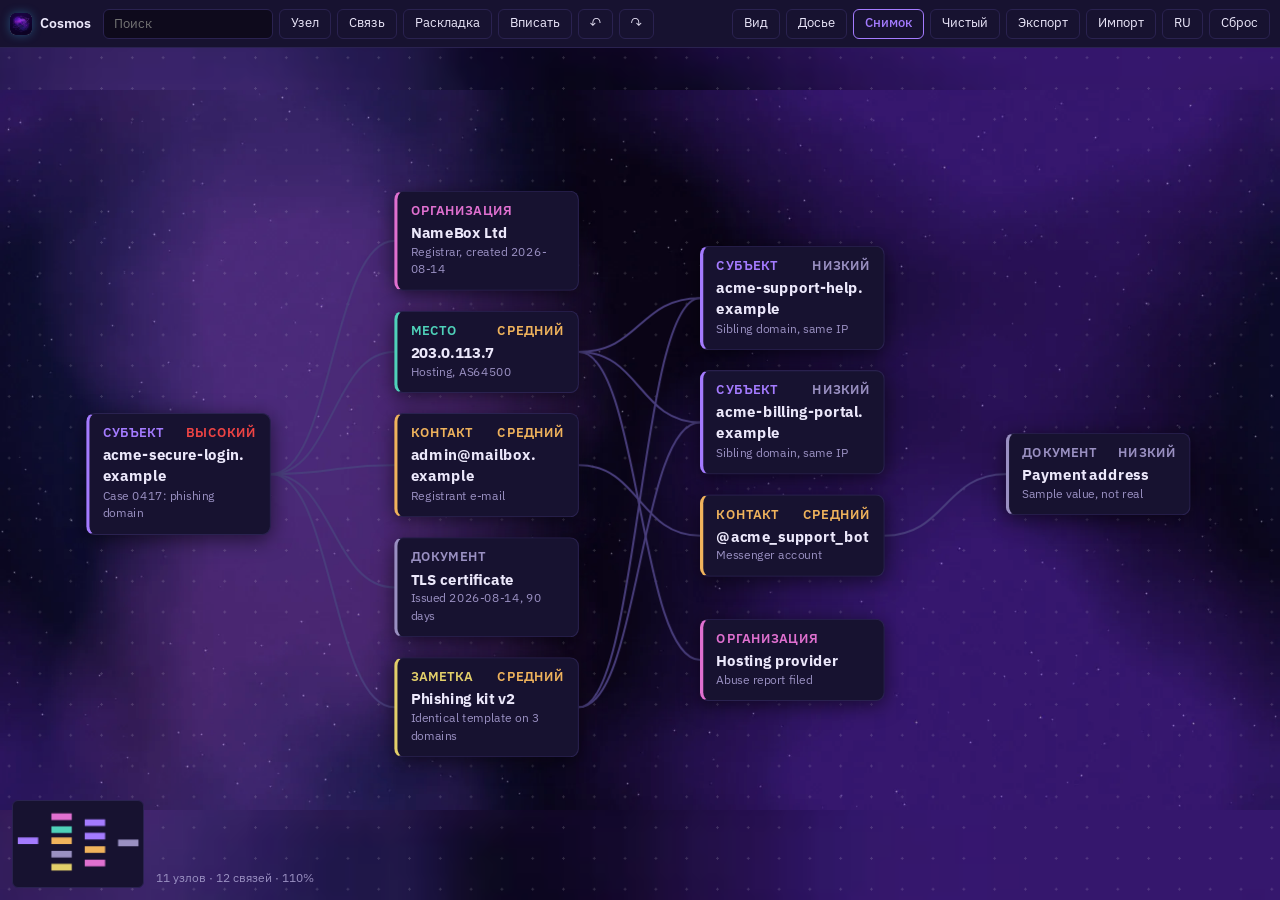
<file: pc.html>
<!doctype html>
<html lang="ru">
<head>
<meta charset="utf-8">
<meta name="viewport" content="width=device-width,initial-scale=1,viewport-fit=cover">
<meta name="theme-color" content="#eceef1">
<title>Cosmos</title>
<link rel="manifest" href="manifest.webmanifest"><link rel="apple-touch-icon" href="icons/apple-touch-icon.png"><link rel="icon" type="image/png" href="icons/icon-32.png">
<link rel="alternate icon" href="data:image/svg+xml,%3Csvg xmlns='http://www.w3.org/2000/svg' viewBox='0 0 32 32'%3E%3Ccircle cx='16' cy='17' r='9' fill='none' stroke='%232457e6' stroke-width='3'/%3E%3Ccircle cx='24' cy='8' r='3.5' fill='%232457e6'/%3E%3C/svg%3E">
<link rel="preconnect" href="https://fonts.googleapis.com">
<link rel="preconnect" href="https://fonts.gstatic.com" crossorigin>
<link rel="stylesheet" href="https://fonts.googleapis.com/css2?family=IBM+Plex+Sans:wght@400;500;600&display=swap">
<style>
:root{--bg:#eceef1;--p:#fff;--l:#d5d9df;--t:#171b22;--m:#66707e;--a:#2457e6;--r:#d23b32;--e:#aab1bc;--dot:#c9ced6;
--c0:#2457e6;--c1:#c77a0a;--c2:#138a7a;--c3:#7a52c7;--c4:#6b7480;--c5:#9a8a1f;--bh:calc(48px + env(safe-area-inset-top,0px))}
:root[data-theme=dark]{--bg:#0c0f17;--p:#101524;--l:rgba(255,255,255,.09);--t:#ffffff;--m:#94a3b8;--a:#38bdf8;--r:#ef4444;--e:rgba(148,163,184,.38);--dot:rgba(255,255,255,.14);
--c0:#38bdf8;--c1:#c084fc;--c2:#34d399;--c3:#fbbf24;--c4:#94a3b8;--c5:#facc15}
:root[data-style=violet][data-theme=dark]{--bg:#0c0f17;--p:#111625;--l:rgba(255,255,255,.09);--t:#ffffff;--m:#94a3b8;--a:#38bdf8;--e:rgba(148,163,184,.38);--dot:rgba(255,255,255,.14);--c0:#38bdf8;--c1:#c084fc;--c2:#34d399;--c3:#fbbf24;--c4:#94a3b8;--c5:#facc15}
*{box-sizing:border-box;margin:0}
html,body{height:100%;overflow:hidden;background:var(--bg);color:var(--t);font:400 13px/1.45 "IBM Plex Sans",system-ui,-apple-system,"Segoe UI",sans-serif;overscroll-behavior:none;-webkit-tap-highlight-color:transparent}
button,input,select,textarea{font:inherit;color:inherit}
#bar{position:fixed;inset:0 0 auto 0;z-index:5;height:var(--bh);padding:env(safe-area-inset-top,0px) 10px 0;display:flex;gap:6px;align-items:center;background:var(--p);border-bottom:1px solid var(--l);overflow-x:auto;white-space:nowrap;scrollbar-width:none}
#bar::-webkit-scrollbar{display:none}
.br{font-weight:600;font-size:14px;display:flex;align-items:center;gap:8px;margin-right:6px}
.br i{width:14px;height:14px;border:2px solid var(--a);border-radius:50%;position:relative}
.br i:after{content:"";position:absolute;left:9px;top:-6px;width:5px;height:5px;background:var(--a);border-radius:50%}
#q{height:30px;width:170px;flex:none;border:1px solid var(--l);border-radius:6px;background:var(--bg);padding:0 10px;outline:0}
#q:focus,.ins input:focus,.ins select:focus,.ins textarea:focus{border-color:var(--a)}
.b{height:30px;flex:none;padding:0 11px;border:1px solid var(--l);border-radius:6px;background:var(--p);cursor:pointer}
.b:hover{background:var(--bg)}.b.on{border-color:var(--a);color:var(--a);font-weight:500}.b:focus-visible{outline:2px solid var(--a);outline-offset:1px}
.sp{flex:1}
#vp{position:fixed;inset:var(--bh) 0 0 0;touch-action:none;overflow:hidden;cursor:grab;background-image:radial-gradient(var(--dot) 1.1px,transparent 1.3px);background-size:28px 28px}
#vp.pan{cursor:grabbing}
#w{position:absolute;left:0;top:0;transform-origin:0 0}
#es{position:absolute;left:0;top:0;width:1px;height:1px;overflow:visible;pointer-events:none}
#es path{fill:none;stroke:var(--e);stroke-width:1.3}#es path.on{stroke:var(--a);stroke-width:1.9}
.n{position:absolute;left:0;top:0;min-width:168px;max-width:240px;padding:9px 12px 10px;background:var(--p);border:1px solid var(--l);border-left:3px solid var(--c);border-radius:6px;cursor:grab;user-select:none;-webkit-user-select:none;touch-action:none}
.n small{display:flex;justify-content:space-between;gap:8px;font-size:11.5px;color:var(--c);font-weight:500}
.n small em{font-style:normal;font-weight:600}
.n b{display:block;font-weight:600;font-size:13.5px;margin-top:2px;overflow-wrap:break-word}
.n i{display:block;font-style:normal;color:var(--m);font-size:12px;overflow-wrap:break-word}
.n.sel{box-shadow:0 0 0 2px var(--a);border-color:var(--a);border-left-color:var(--c)}
.n.src{box-shadow:0 0 0 2px var(--a);border-style:dashed}.n.hit{box-shadow:0 0 0 2px var(--c1)}.n.dim{opacity:.2}
.ins{position:fixed;z-index:6;top:var(--bh);right:0;bottom:0;width:300px;background:var(--p);border-left:1px solid var(--l);padding:14px;overflow:auto;transform:translateX(100%);transition:transform .18s ease;display:flex;flex-direction:column;gap:10px}
.ins.open{transform:none}
.ins label{display:flex;flex-direction:column;gap:4px;color:var(--m);font-size:12px}
.ins input,.ins select,.ins textarea{width:100%;border:1px solid var(--l);border-radius:6px;background:var(--bg);padding:6px 8px;color:var(--t);outline:0;resize:vertical}
.two{display:grid;grid-template-columns:1fr 1fr;gap:8px}.kv{display:grid;grid-template-columns:1fr 1.4fr 30px;gap:6px}.kv .b{padding:0}
.fl{color:var(--m);font-size:12px;margin-top:2px}.row{display:flex;gap:6px;margin-top:auto}.del{color:var(--r)}
#mm{position:fixed;left:12px;bottom:calc(12px + env(safe-area-inset-bottom,0px));width:132px;height:88px;background:var(--p);border:1px solid var(--l);border-radius:6px;cursor:pointer}
#st{position:fixed;left:156px;bottom:calc(14px + env(safe-area-inset-bottom,0px));color:var(--m);font-size:12px;font-variant-numeric:tabular-nums}
#ts{position:fixed;left:50%;bottom:70px;transform:translateX(-50%);background:var(--t);color:var(--bg);padding:7px 14px;border-radius:6px;opacity:0;pointer-events:none;transition:opacity .2s;z-index:9}
#ts.on{opacity:1}
#bg,#vl,#sn{position:fixed;inset:0;pointer-events:none}
#bg{background:center/cover no-repeat;will-change:transform;transition:opacity .35s}#vl{background:var(--bg)}
.n{contain:layout style}
.set{right:auto;left:0;border-left:0;border-right:1px solid var(--l);transform:translateX(-100%)}.set.open{transform:none}
.tiles{display:grid;grid-template-columns:repeat(3,1fr);gap:6px}.tl{background-size:cover}
.tl{height:56px;border:1px solid var(--l);border-radius:6px;background:var(--bg) center/cover;color:var(--t);font-size:12px;cursor:pointer}.tl.on{outline:2px solid var(--a);outline-offset:1px}
.ck{flex-direction:row!important;align-items:center;gap:8px!important;color:var(--t)!important}.ck input{width:auto}
.eco *{transition:none!important}

:root{color-scheme:light}:root[data-theme=dark]{color-scheme:dark}
:root[data-style=violet]{--bg:#eeeaf8;--p:#fff;--l:#d9d2ee;--t:#1c1533;--m:#6e6590;--a:#6d3df0;--e:#b4a8da;--dot:#d3c9ee;--c0:#6d3df0;--c1:#c9821a;--c2:#12998a;--c3:#b4309f;--c4:#7d7599;--c5:#a8892a}
:root[data-style=violet][data-theme=dark]{--bg:#0e0a1c;--p:#171230;--l:#2a2250;--t:#ece8fb;--m:#9a90c2;--a:#a47bff;--e:#4a3f7d;--dot:#241c45;--c0:#a47bff;--c1:#f0b35c;--c2:#4fd1b9;--c3:#e070d0;--c4:#9a90c2;--c5:#e3cf6a}
.ins{scrollbar-width:thin;scrollbar-color:var(--l) transparent}input[type=range],input[type=checkbox]{accent-color:var(--a)}
.tl{display:flex;align-items:flex-end;padding:0 5px 4px;font-size:11px;color:#fff;text-shadow:0 1px 3px #000,0 0 2px #000;text-align:left}.tl[data-bg=none]{color:var(--t);text-shadow:none;align-items:center;justify-content:center}
.so #vp{left:300px}.so #mm{left:312px}.so #st{left:456px}
.n.sel{z-index:2}.n:not(.sel):hover{border-color:var(--e)}#es path.dim{opacity:.15}.lk #vp{cursor:crosshair}
.m .b,.m #q{height:38px}.m .b{padding:0 14px}.m #mm,.m #st{display:none}
#bg2{position:fixed;inset:0;pointer-events:none;background:center/contain no-repeat;transition:opacity .35s}
.ins>*{flex-shrink:0}#dock .b{font-size:11px}
.seg{display:flex;border:1px solid var(--l);border-radius:8px;overflow-x:auto;overflow-y:hidden;white-space:nowrap;scrollbar-width:thin;scrollbar-color:rgba(255,255,255,.25) transparent;-webkit-overflow-scrolling:touch;touch-action:pan-x;background:var(--bg);padding:2px;gap:2px}
.seg::-webkit-scrollbar{height:4px}
.seg::-webkit-scrollbar-track{background:transparent}
.seg::-webkit-scrollbar-thumb{background:rgba(255,255,255,.28);border-radius:4px}
.seg::-webkit-scrollbar-thumb:hover{background:rgba(255,255,255,.55)}
.seg button{flex:0 0 auto;min-width:64px;height:30px;padding:0 13px;border:0;border-radius:6px;background:transparent;cursor:pointer;white-space:nowrap;font-size:11.5px;font-weight:500;color:var(--t);transition:background .15s ease,color .15s ease}
.seg button:hover{background:rgba(255,255,255,.08)}
.seg button.on{background:var(--a);color:#ffffff;font-weight:600;box-shadow:0 2px 8px rgba(56,189,248,.35)}
.ph{display:flex;justify-content:space-between;align-items:center;position:sticky;top:-14px;z-index:1;background:var(--p);padding:2px 0 8px;font-weight:600;font-size:14px}.ph .b{width:32px;padding:0}
#dock{position:fixed;inset:auto 0 0 0;z-index:7;display:flex;gap:6px;padding:8px 8px calc(8px + env(safe-area-inset-bottom,0px));background:var(--p);border-top:1px solid var(--l)}
#dock .b{flex:1;min-width:0;padding:0 2px;height:42px;font-size:12px}
#more{position:fixed;right:8px;bottom:calc(68px + env(safe-area-inset-bottom,0px));z-index:8;display:none;flex-direction:column;gap:4px;padding:8px;background:var(--p);border:1px solid var(--l);border-radius:8px;min-width:180px}#more.open{display:flex}#more .b{width:100%;text-align:left;height:42px}
.m #vp{bottom:calc(58px + env(safe-area-inset-bottom,0px))}.m .ins{bottom:calc(58px + env(safe-area-inset-bottom,0px));max-height:46vh}.m #q{flex:1;min-width:0;width:auto}
@media(max-width:640px){.tiles{grid-template-columns:repeat(4,1fr)}.tl{height:50px;font-size:10px}}
@media(max-width:640px){.ins{inset:auto 0 0 0;width:auto;max-height:64vh;border-left:0;border-top:1px solid var(--l);transform:translateY(100%)}#mm,#st{display:none}#q{width:120px}.set{border-right:0}}
@media(prefers-reduced-motion:reduce){.ins,#ts{transition:none}}

.brand-logo-img{width:22px;height:22px;border-radius:6px;object-fit:cover;flex-shrink:0;box-shadow:0 0 10px rgba(56,189,248,.35)}
.n{border-left:3.5px solid var(--c)!important;border-radius:8px!important;box-shadow:0 4px 18px rgba(0,0,0,.55)!important}
.n small{text-transform:uppercase!important;font-weight:600!important;letter-spacing:.3px!important}
.n b{font-weight:700!important;font-size:13.5px!important}
.n i{font-size:11px!important;color:var(--m)!important}
#es path{stroke-width:1.8px!important;stroke:var(--e)}
#es path.on{stroke:var(--a)!important;stroke-width:2.4px!important}
.modal{position:fixed;inset:0;z-index:90;background:rgba(0,0,0,.78);backdrop-filter:blur(8px);display:none;align-items:center;justify-content:center;padding:16px}
.modal.open{display:flex}
.modal-box{background:var(--p);border:1px solid var(--l);border-radius:12px;width:min(94vw,980px);max-height:92vh;display:flex;flex-direction:column;box-shadow:0 24px 64px rgba(0,0,0,.85);overflow:hidden}
.modal-head{display:flex;justify-content:space-between;align-items:center;padding:12px 18px;border-bottom:1px solid var(--l);font-weight:600;font-size:14px}
.snap-img-wrap{flex:1;min-height:220px;max-height:64vh;overflow:auto;display:flex;align-items:center;justify-content:center;background:#080a10;padding:14px}
.snap-img-wrap img{max-width:100%;max-height:100%;object-fit:contain;border-radius:6px;box-shadow:0 6px 24px rgba(0,0,0,.7)}
.snap-actions{display:flex;gap:8px;padding:12px 18px;border-top:1px solid var(--l);flex-wrap:wrap;background:var(--p)}
.snap-tip{padding:0 18px 12px;font-size:11.5px;color:var(--m)}
body.zen #bar,body.zen #ins,body.zen #set,body.zen #mm,body.zen #st,body.zen #dock,body.zen #more{display:none!important}
#zen-exit{position:fixed;top:14px;right:14px;z-index:100;display:none;background:rgba(16,21,36,.88);backdrop-filter:blur(10px);border:1px solid rgba(255,255,255,.22);color:#fff;padding:7px 16px;border-radius:20px;font-size:12px;cursor:pointer;box-shadow:0 4px 18px rgba(0,0,0,.6);user-select:none}
body.zen #zen-exit{display:flex;align-items:center;gap:6px}
#zen-exit:hover{background:rgba(30,41,66,.95)}


/* Trails and Illumination System */
#es{position:absolute;left:0;top:0;width:1px;height:1px;overflow:visible;pointer-events:none}
/* Standard Mode: clean, crisp, calm wire */
#es.mode-curve path.trail-base{stroke:var(--c,rgba(148,163,184,.38));stroke-width:var(--trail-w,1.8px);opacity:.75;filter:none!important}
#es.mode-curve path.trail-halo,#es.mode-curve path.trail-filament{display:none!important}

/* Neon Glow Mode: real glowing neon tube with halo and bright core */
#es path.trail-halo{fill:none;stroke:var(--c,var(--a));stroke-width:calc(var(--trail-w,1.8px) * 2.8 + 6px);stroke-linecap:round;opacity:.42;filter:blur(4px);pointer-events:none;transition:opacity .2s ease,stroke-width .2s ease}
#es path.trail-halo.active{stroke-width:calc(var(--trail-active-w,3.2px) * 3 + 8px)!important;opacity:.78!important;filter:blur(6px)!important;display:inline!important}
#es path.trail-halo.dim{opacity:.05!important}
#es.mode-glow path.trail-base{stroke:var(--c,var(--a))!important;stroke-width:var(--trail-w,1.8px)!important;opacity:1!important;filter:drop-shadow(0 0 5px var(--c,var(--a)))!important}
#es path.trail-filament{fill:none;stroke:#ffffff;stroke-width:1px;stroke-linecap:round;opacity:.65;pointer-events:none}
#es path.trail-filament.active{stroke-width:1.4px!important;opacity:.95!important;display:inline!important}
#es path.trail-filament.dim{opacity:0!important}

#es path.trail-base{fill:none;stroke:var(--e,rgba(148,163,184,.38));stroke-width:var(--trail-w,1.8px);stroke-linecap:round;transition:stroke .18s ease,stroke-width .18s ease,opacity .18s ease,filter .18s ease}
#es.mode-pulse path.trail-base{stroke:var(--e,rgba(148,163,184,.28));stroke-width:var(--trail-w,1.8px)}
#es path.trail-base.dim{opacity:.12!important;stroke-width:calc(var(--trail-w,1.8px) * .7)!important;filter:none!important}
#es path.trail-base.on{stroke:var(--c,var(--a))!important;stroke-width:var(--trail-active-w,3.2px)!important;opacity:1!important;filter:drop-shadow(0 0 6px var(--c,var(--a))) drop-shadow(0 0 16px var(--c,var(--a)))!important}
#es path.trail-pulse{fill:none;stroke:#ffffff;stroke-width:calc(var(--trail-w,1.8px) + .3px);stroke-linecap:round;stroke-dasharray:6 22;animation:trailPulse 1.6s linear infinite;opacity:.55;pointer-events:none}
#es path.trail-pulse.active{stroke:#ffffff!important;stroke-width:calc(var(--trail-active-w,3.2px) + .2px)!important;stroke-dasharray:8 18;animation:trailPulse 1.0s linear infinite;opacity:1!important;filter:drop-shadow(0 0 6px #ffffff) drop-shadow(0 0 14px var(--c,var(--a)))}
@keyframes trailPulse{to{stroke-dashoffset:-28}}
.n.peer{border-color:var(--c)!important;box-shadow:0 0 0 1.5px var(--c),0 0 20px rgba(56,189,248,.38)!important;opacity:1!important;transform:scale(1.02);transition:transform .15s ease,box-shadow .15s ease,opacity .15s ease}
.n.dim{opacity:.18!important;filter:grayscale(45%);transition:opacity .2s ease,filter .2s ease}


/* Hardware acceleration and zero-lag dragging */
#w{will-change:transform;backface-visibility:hidden;transform:translateZ(0)}
.n{will-change:transform;contain:layout style;backface-visibility:hidden}
#vp{will-change:background-position;contain:paint}
body.moving .n,body.moving #es path,body.moving #w{transition:none!important}
body.moving{user-select:none!important;-webkit-user-select:none!important}


body.no-anim .trail-pulse,#es.no-anim .trail-pulse{display:none!important}
body.no-anim *{animation-play-state:paused!important}

</style>
</head>
<body>
<div id="bar">
<div class="br"><img src="assets/logo.jpg" class="brand-logo-img" alt="Cosmos">Cosmos</div>
<input id="q" type="search" autocomplete="off">
<button class="b" data-a="add"></button><button class="b" data-a="link"></button><button class="b" data-a="layout"></button><button class="b" data-a="fit"></button>
<button class="b" data-a="undo" title="Ctrl+Z">↶</button><button class="b" data-a="redo" title="Ctrl+Y">↷</button>
<span class="sp"></span>
<button class="b" data-a="view"></button><button class="b" data-a="dossier"></button><button class="b on" data-a="png" title="Снимок высокого разрешения (P)">Снимок</button><button class="b" data-a="zen" title="Чистый экран (F)">Чистый</button><button class="b" data-a="export"></button><button class="b" data-a="import"></button><button class="b" data-a="lang"></button><button class="b" data-a="reset"></button>
<input id="fi" type="file" accept=".json,application/json" hidden>
</div>
<div id="bg"></div><div id="bg2"></div><div id="vl"></div><canvas id="sn"></canvas><div id="vp"><div id="w"><svg id="es"></svg><div id="nl"></div></div></div>
<canvas id="mm"></canvas><div id="st"></div><div id="ts"></div>
<aside class="ins" id="ins"></aside><aside class="ins set" id="set"></aside><input id="bgf" type="file" accept="image/*" hidden>
<script>
(()=>{
const MODE="pc";document.body.className=MODE;
const $=s=>document.querySelector(s),K="cosmos.v1",LG=["ru","en","uk"];
const TC_MAP={cyan:"#38bdf8",violet:"#c084fc",emerald:"#34d399",graphite:"#94a3b8",ice:"#e2e8f0",crimson:"#f43f5e"};
const TC=["var(--c0)","var(--c1)","var(--c2)","var(--c3)","var(--c4)","var(--c5)"],RC=["","var(--m)","var(--c1)","var(--r)"];
const TX={
ru:"Узел|Связь|Раскладка|Вписать|Поиск|Экспорт|Импорт|Досье|Сброс|Язык|Название|Описание|Тип|Риск|Заметки|Поля|Добавить поле|Дубль|Удалить|Скопировано|Сбросить граф?|нет|низкий|средний|высокий|Субъект|Контакт|Место|Организация|Документ|Заметка|Связь: выбери два узла|узлов|связей|Вид|Тема|Авто|Светлая|Тёмная|Фон|Без фона|Своё фото|Подложка|Размытие|Сетка|Снег|Частота кадров|Эко-режим|Фокус на связях|Стиль|Фиолет|Графит|Папка bg/ не найдена|Показ|Целиком|Во весь экран|Ещё".split("|"),
en:"Node|Link|Layout|Fit|Search|Export|Import|Dossier|Reset|Language|Title|Subtitle|Type|Risk|Notes|Fields|Add field|Duplicate|Delete|Copied|Reset graph?|none|low|medium|high|Subject|Contact|Place|Organization|Document|Note|Link: pick two nodes|nodes|links|View|Theme|Auto|Light|Dark|Background|None|Own image|Overlay|Blur|Grid|Snow|Frame rate|Eco mode|Focus on neighbours|Style|Violet|Graphite|Folder bg/ not found|Fit|Whole|Fill|More".split("|"),
uk:"Вузол|Зв’язок|Розкладка|Вписати|Пошук|Експорт|Імпорт|Досьє|Скидання|Мова|Назва|Опис|Тип|Ризик|Нотатки|Поля|Додати поле|Дубль|Видалити|Скопійовано|Скинути граф?|немає|низький|середній|високий|Суб’єкт|Контакт|Місце|Організація|Документ|Нотатка|Зв’язок: оберіть два вузли|вузлів|зв’язків|Вигляд|Тема|Авто|Світла|Темна|Тло|Без тла|Своє фото|Підкладка|Розмиття|Сітка|Сніг|Частота кадрів|Еко-режим|Фокус на зв’язках|Стиль|Фіолет|Графіт|Папку bg/ не знайдено|Показ|Цілком|На весь екран|Ще".split("|")};
const esc=s=>String(s).replace(/[&<>"]/g,c=>({"&":"&amp;","<":"&lt;",">":"&gt;",'"':"&quot;"}[c]));
let S,sel=null,src=null,hov=null,link=false,q="",E={},hist=[],hi=-1,M=null,raf=0;
const T=i=>TX[S.lang][i],get=id=>S.n.find(n=>n.id==id);
function demo(){
const r=[["d",0,"acme-secure-login.example","Case 0417: phishing domain",3],["rg",3,"NameBox Ltd","Registrar, created 2026-08-14",0],["ip",2,"203.0.113.7","Hosting, AS64500",2],["ml",1,"admin@mailbox.example","Registrant e-mail",2],["ce",4,"TLS certificate","Issued 2026-08-14, 90 days",0],["d2",0,"acme-support-help.example","Sibling domain, same IP",1],["d3",0,"acme-billing-portal.example","Sibling domain, same IP",1],["hd",1,"@acme_support_bot","Messenger account",2],["wl",4,"Payment address","Sample value, not real",1],["kit",5,"Phishing kit v2","Identical template on 3 domains",2],["ho",3,"Hosting provider","Abuse report filed",0]];
const d={lang:"ru",px:0,py:0,z:1,e:[["d","rg"],["d","ip"],["d","ml"],["d","ce"],["ip","d2"],["ip","d3"],["ml","hd"],["d","kit"],["d2","kit"],["d3","kit"],["ip","ho"],["hd","wl"]],
n:r.map(x=>({id:x[0],t:x[1],title:x[2],sub:x[3],r:x[4],notes:"",f:[]}))};
d.n[0].f=[["Registered","2026-08-14"],["Status","Active"]];d.n[2].f=[["ASN","AS64500"]];return d}
function clean(j){if(!j||!Array.isArray(j.n))return null;const ids=new Set(),cl=(v,a,b)=>Math.min(b,Math.max(a,+v||0));
const n=j.n.filter(x=>x&&x.id!=null).map(x=>({id:String(x.id),t:cl(x.t,0,5),title:String(x.title??""),sub:String(x.sub??""),r:cl(x.r,0,3),notes:String(x.notes??""),f:Array.isArray(x.f)?x.f.filter(Array.isArray).map(a=>[String(a[0]??""),String(a[1]??"")]):[],x:+x.x||0,y:+x.y||0})).filter(x=>!ids.has(x.id)&&ids.add(x.id));
if(!n.length)return null;const e=(Array.isArray(j.e)?j.e:[]).filter(a=>Array.isArray(a)&&a[0]!=a[1]&&ids.has(String(a[0]))&&ids.has(String(a[1]))).map(a=>[String(a[0]),String(a[1])]);
return Object.assign({},j,{n,e,px:+j.px||0,py:+j.py||0,z:cl(j.z||1,.1,2.5),lang:LG.includes(j.lang)?j.lang:"ru",v:j.v&&typeof j.v=="object"?j.v:undefined})}
function load(){try{return clean(JSON.parse(localStorage.getItem(K)||localStorage.getItem("vibetrace.v1")))}catch(e){}return null}
let saveTimer=0;
const save=()=>{clearTimeout(saveTimer);saveTimer=setTimeout(()=>{try{localStorage.setItem(K,JSON.stringify(S))}catch(e){}},200)};
addEventListener("beforeunload",()=>{try{localStorage.setItem(K,JSON.stringify(S))}catch(e){}});
function commit(){const s=JSON.stringify({n:S.n,e:S.e});if(hist[hi]==s)return;hist=hist.slice(0,hi+1);hist.push(s);if(hist.length>60)hist.shift();hi=hist.length-1;save()}
function hop(d){const k=hi+d;if(k<0||k>=hist.length)return;hi=k;Object.assign(S,JSON.parse(hist[hi]));if(!get(sel))sel=null;all();save()}
const hit=n=>q&&(n.title+" "+n.sub+" "+n.notes+" "+n.f.map(x=>x.join(" ")).join(" ")).toLowerCase().includes(q);
const wb=t=>esc(t).replace(/([@.\-_\/:])(?=\w)/g,"$1<wbr>");
function paint(n,NB){let el=E[n.id];if(!el){el=E[n.id]=document.createElement("div");el.className="n";el.dataset.id=n.id;$("#nl").appendChild(el);
el.addEventListener("mouseenter",()=>{if(!sel&&!link){hov=n.id;rp();drawE()}});
el.addEventListener("mouseleave",()=>{if(hov===n.id){hov=null;rp();drawE()}})}
el.style.setProperty("--c",TC[n.t]);el.style.transform=`translate(${n.x||0}px,${n.y||0}px)`;
const sg=n.t+"|"+n.r+"|"+n.title+"|"+n.sub+S.lang;if(el._s!=sg){el._s=sg;el._d=1;el.innerHTML=`<small><span>${T(25+n.t)}</span>${n.r?`<em style="color:${RC[n.r]}">${T(21+n.r)}</em>`:""}</small><b>${wb(n.title)}</b><i>${wb(n.sub)}</i>`}
el.classList.toggle("sel",n.id==sel);el.classList.toggle("src",n.id==src);el.classList.toggle("hit",!!hit(n));
const act=sel||hov;
el.classList.toggle("peer",!!(NB&&NB.has(n.id)&&n.id!=act));
el.classList.toggle("dim",(!!q&&!hit(n))||!!(NB&&!NB.has(n.id)))}
function rp(){const act=sel||hov;let NB=null;if(act){NB=new Set([act]);S.e.forEach(([a,b])=>{if(a==act)NB.add(b);if(b==act)NB.add(a)})}S.n.forEach(n=>paint(n,NB))}
function drawE(){let h="";const G=new Map(S.n.map(n=>[n.id,n]));S.n.forEach(n=>{const e=E[n.id];if(e&&e._d){e._w=e.offsetWidth;e._h=e.offsetHeight;e._d=0}});
const tm=(S.v&&S.v.trail)||"curve",tc=(S.v&&S.v.trailColor)||"auto",tw=(S.v&&S.v.trailWidth)||1.8,es=$("#es");
if(es){es.className="mode-"+tm;es.style.setProperty("--trail-w",tw+"px");es.style.setProperty("--trail-active-w",Math.max(2.8,tw*1.5+0.6)+"px")}
const act=sel||hov;
S.e.forEach(([a,b])=>{const A=G.get(a),B=G.get(b),X=E[a],Y=E[b];if(!A||!B||!X||!Y)return;
const wa=X._w||200,wb=Y._w||200,ya=A.y+(X._h||70)/2,yb=B.y+(Y._h||70)/2,f=B.x+wb/2>=A.x+wa/2,x1=f?A.x+wa:A.x,x2=f?B.x:B.x+wb;
let d="";if(tm=="ortho"){const mx=Math.round((x1+x2)/2);d=`M${x1} ${ya}H${mx}V${yb}H${x2}`}else if(tm=="straight"){d=`M${x1} ${ya}L${x2} ${yb}`}else{const m=(x1+x2)/2;d=`M${x1} ${ya}C${m} ${ya} ${m} ${yb} ${x2} ${yb}`}
const isConn=act?(a==act||b==act):false,srcNode=G.get(a)||G.get(b);
const col=(tc!="auto"&&TC_MAP[tc])?TC_MAP[tc]:(srcNode?TC[srcNode.t]:"var(--a)");
const ek=a+"_"+b;
if(tm=="glow"||isConn){const haloCls="trail-halo"+(isConn?" active":"")+(act&&!isConn?" dim":"");h+=`<path class="${haloCls}" data-k="${ek}" style="--c:${col}" d="${d}"/>`}
let cls="trail-base";if(isConn)cls+=" on";else if(act)cls+=" dim";
h+=`<path class="${cls}" data-k="${ek}" style="--c:${col}" d="${d}"/>`;
if(tm=="glow"||isConn){const filCls="trail-filament"+(isConn?" active":"")+(act&&!isConn?" dim":"");h+=`<path class="${filCls}" data-k="${ek}" d="${d}"/>`}
const animOn=(S.v&&S.v.anim!==undefined)?!!S.v.anim:true;if(animOn&&(isConn||tm=="pulse")){h+=`<path class="trail-pulse ${isConn?"active":""}" data-k="${ek}" style="--c:${col}" d="${d}"/>`}
});if(es)es.innerHTML=h}
function updateEdgesForNode(id){const G=new Map(S.n.map(n=>[n.id,n])),tm=(S.v&&S.v.trail)||"curve",es=$("#es");if(!es)return;S.e.forEach(([a,b])=>{if(a!=id&&b!=id)return;const A=G.get(a),B=G.get(b),X=E[a],Y=E[b];if(!A||!B||!X||!Y)return;const wa=X._w||X.offsetWidth||200,wb=Y._w||Y.offsetWidth||200,ya=A.y+(X._h||X.offsetHeight||70)/2,yb=B.y+(Y._h||Y.offsetHeight||70)/2,f=B.x+wb/2>=A.x+wa/2,x1=f?A.x+wa:A.x,x2=f?B.x:B.x+wb;let d="";if(tm=="ortho"){const mx=Math.round((x1+x2)/2);d=`M${x1} ${ya}H${mx}V${yb}H${x2}`}else if(tm=="straight"){d=`M${x1} ${ya}L${x2} ${yb}`}else{const m=(x1+x2)/2;d=`M${x1} ${ya}C${m} ${ya} ${m} ${yb} ${x2} ${yb}`}const ps=es.querySelectorAll(`path[data-k="${a}_${b}"]`);ps.forEach(p=>p.setAttribute("d",d))})}
function view(){$("#w").style.transform=`translate(${S.px}px,${S.py}px) scale(${S.z})`;const v=$("#vp");v.style.backgroundPosition=`${S.px}px ${S.py}px`;v.style.backgroundSize=`${28*S.z}px ${28*S.z}px`;
$("#st").textContent=`${S.n.length} ${T(32)} · ${S.e.length} ${T(33)} · ${Math.round(S.z*100)}%`}
function bb(){let a=1e9,b=1e9,c=-1e9,d=-1e9;S.n.forEach(n=>{const w=E[n.id]?E[n.id].offsetWidth:200,h=E[n.id]?E[n.id].offsetHeight:64;a=Math.min(a,n.x);b=Math.min(b,n.y);c=Math.max(c,n.x+w);d=Math.max(d,n.y+h)});return{x:a,y:b,w:c-a,h:d-b}}
function mm(){const c=$("#mm"),x=c.getContext("2d"),W=c.width=132,H=c.height=88;x.clearRect(0,0,W,H);if(!S.n.length)return;const b=bb(),k=Math.min(W/(b.w+80),H/(b.h+80)),ox=(W-b.w*k)/2-b.x*k,oy=(H-b.h*k)/2-b.y*k;M={k,ox,oy};
const cs=getComputedStyle(document.documentElement);S.n.forEach(n=>{x.fillStyle=cs.getPropertyValue("--c"+n.t);x.fillRect(n.x*k+ox,n.y*k+oy,Math.max(3,170*k),Math.max(2,56*k))});
const v=$("#vp");x.strokeStyle=cs.getPropertyValue("--t");x.lineWidth=1;x.strokeRect((-S.px/S.z)*k+ox,(-S.py/S.z)*k+oy,v.clientWidth/S.z*k,v.clientHeight/S.z*k)}
let lt2=0,lt3=0,mmT=0;function sched(){if(raf)return;raf=requestAnimationFrame(t=>{raf=0;if(document.hidden)return;if(t-lt2<1000/S.v.fps-2){sched();return}lt2=t;drawE();if(t-lt3>90){lt3=t;mm()}else{clearTimeout(mmT);mmT=setTimeout(mm,110)}view()})}
addEventListener("visibilitychange",()=>{if(!document.hidden){sched();syncSnow()}else syncSnow()});
if(document.fonts&&document.fonts.ready)document.fonts.ready.then(()=>{S&&S.n.forEach(n=>{const e=E[n.id];if(e)e._d=1});sched()});
function all(){$("#nl").innerHTML="";E={};rp();sched();ins();ui()}
function layout(){if(!S.n.length)return;const r=sel||S.n[0].id,d={[r]:0},Q=[r];while(Q.length){const a=Q.shift();S.e.forEach(([x,y])=>{const o=x==a?y:y==a?x:null;if(o&&!(o in d)){d[o]=d[a]+1;Q.push(o)}})}
const c={};S.n.forEach(n=>{const k=d[n.id]??9;(c[k]=c[k]||[]).push(n)});let X=0;const hh=n=>E[n.id]?E[n.id].offsetHeight:76,ww=n=>E[n.id]?E[n.id].offsetWidth:200;
Object.keys(c).sort((a,b)=>a-b).forEach(k=>{const col=c[k],tot=col.reduce((a,n)=>a+hh(n),0)+18*(col.length-1);let y=-tot/2;col.forEach(n=>{n.x=X;n.y=Math.round(y);y+=hh(n)+18});X+=Math.max(...col.map(ww))+110})}
function fit(){if(!S.n.length)return;const v=$("#vp"),b=bb();S.z=Math.max(.1,Math.min(v.clientWidth/(b.w+100),v.clientHeight/(b.h+100),1.1));S.px=(v.clientWidth-b.w*S.z)/2-b.x*S.z;S.py=(v.clientHeight-b.h*S.z)/2-b.y*S.z;sched();save()}
function zoomAt(cx,cy,f){const z=Math.max(.1,Math.min(2.5,S.z*f)),wx=(cx-S.px)/S.z,wy=(cy-S.py)/S.z;S.z=z;S.px=cx-wx*z;S.py=cy-wy*z;sched()}
function toast(s){const t=$("#ts");t.textContent=s;t.classList.add("on");clearTimeout(toast.i);toast.i=setTimeout(()=>t.classList.remove("on"),1400)}
function addNode(){const v=$("#vp"),p=get(sel),n={id:"n"+Date.now().toString(36),t:p?p.t:0,title:T(0),sub:"",r:0,notes:"",f:[],x:p?p.x+290:(v.clientWidth/2-S.px)/S.z-90,y:p?p.y+Math.round(Math.random()*120-60):(v.clientHeight/2-S.py)/S.z-30};
S.n.push(n);if(p)S.e.push([p.id,n.id]);sel=n.id;commit();all()}
function delNode(){if(!sel)return;S.n=S.n.filter(n=>n.id!=sel);S.e=S.e.filter(e=>e[0]!=sel&&e[1]!=sel);sel=null;commit();all()}
function dup(){const p=get(sel);if(!p)return;const n=JSON.parse(JSON.stringify(p));n.id="n"+Date.now().toString(36);n.x+=30;n.y+=90;S.n.push(n);sel=n.id;commit();all()}
function ins(){const n=get(sel),o=$("#ins");o.classList.toggle("open",!!n);if(!n)return;
const op=(a,v)=>a.map((x,i)=>`<option value="${i}"${i==v?" selected":""}>${x}</option>`).join("");
o.innerHTML=`<label>${T(10)}<input data-f="title" value="${esc(n.title)}"></label><label>${T(11)}<input data-f="sub" value="${esc(n.sub)}"></label>
<div class="two"><label>${T(12)}<select data-f="t">${op([0,1,2,3,4,5].map(i=>T(25+i)),n.t)}</select></label><label>${T(13)}<select data-f="r">${op([0,1,2,3].map(i=>T(21+i)),n.r)}</select></label></div>
<label>${T(14)}<textarea data-f="notes" rows="3">${esc(n.notes)}</textarea></label><div class="fl">${T(15)}</div>
${n.f.map((x,i)=>`<div class="kv"><input data-k="${i}" data-p="0" value="${esc(x[0])}"><input data-k="${i}" data-p="1" value="${esc(x[1])}"><button class="b" data-x="rmf" data-i="${i}">×</button></div>`).join("")}
<button class="b" data-x="addf">${T(16)}</button><div class="row"><button class="b" data-x="dup">${T(17)}</button><button class="b del" data-x="del">${T(18)}</button><button class="b" data-x="cl">×</button></div>`}
$("#ins").addEventListener("input",e=>{const n=get(sel),t=e.target;if(!n)return;if(t.dataset.f){const f=t.dataset.f;n[f]=f=="t"||f=="r"?+t.value:t.value}else if(t.dataset.k)n.f[t.dataset.k][t.dataset.p]=t.value;paint(n);sched();save()});
$("#ins").addEventListener("change",commit);
$("#ins").addEventListener("click",e=>{const x=e.target.dataset.x,n=get(sel);if(!x||!n)return;if(x=="cl"){sel=null;all()}else if(x=="del")delNode();else if(x=="dup")dup();else if(x=="addf"){n.f.push(["",""]);ins()}else if(x=="rmf"){n.f.splice(+e.target.dataset.i,1);commit();ins()}});
function dossier(){const L=[];S.n.forEach(n=>{L.push(`[${T(25+n.t)}] ${n.title}${n.sub?" — "+n.sub:""}${n.r?" ("+T(13)+": "+T(21+n.r)+")":""}`);n.f.forEach(f=>L.push(`   ${f[0]}: ${f[1]}`));if(n.notes)L.push("   "+n.notes)});
L.push("");S.e.forEach(([a,b])=>L.push(`${get(a).title}  <->  ${get(b).title}`));const s=L.join("\n");
(navigator.clipboard?navigator.clipboard.writeText(s):Promise.reject()).then(()=>toast(T(19)),()=>{const a=document.createElement("textarea");a.value=s;document.body.appendChild(a);a.select();try{document.execCommand("copy");toast(T(19))}catch(e){}a.remove()})}
function ui(){document.documentElement.lang=S.lang;document.body.classList.toggle("lk",link);$("#q").placeholder=T(4);const m={add:0,link:1,layout:2,fit:3,dossier:7,export:5,import:6,reset:8,view:34,more:56};
document.querySelectorAll("[data-a]").forEach(b=>{const a=b.dataset.a;if(a in m)b.textContent=T(m[a]);if(a=="lang")b.textContent=S.lang.toUpperCase();if(a=="link")b.classList.toggle("on",link)})}
const acts={add:addNode,link(){link=!link;src=null;if(link)toast(T(31));all()},layout(){layout();commit();all();fit()},fit,undo:()=>hop(-1),redo:()=>hop(1),dossier,
export(){const a=document.createElement("a");a.href=URL.createObjectURL(new Blob([JSON.stringify(S,null,1)],{type:"application/json"}));a.download="cosmos.json";a.click();setTimeout(()=>URL.revokeObjectURL(a.href),500)},
import:()=>$("#fi").click(),more(){$("#more").classList.toggle("open")},
view(){const o=!set.classList.contains("open");setOpen(o);if(o){sel=null;rp();ins();setp()}},
png(){
if(!S.n.length)return;
const b=bb(),p=80,k=2,c=document.createElement("canvas");
c.width=(b.w+2*p)*k;c.height=(b.h+2*p)*k;
const x=c.getContext("2d");
x.scale(k,k);
x.fillStyle="#0c0f17";
x.fillRect(0,0,c.width,c.height);
const grad=x.createRadialGradient(c.width/4,c.height/4,40,c.width/4,c.height/4,c.width/2);
grad.addColorStop(0,"rgba(22, 28, 44, 0.35)");
grad.addColorStop(1,"rgba(12, 15, 23, 0)");
x.fillStyle=grad;
x.fillRect(0,0,c.width,c.height);

if(S.v&&S.v.grid&&(S.v.dotOpacity!==0)){
  x.fillStyle="rgba(255,255,255," + ((S.v.dotOpacity||14)/100) + ")";
  const st=28;
  for(let xx=0;xx<c.width/k;xx+=st){for(let yy=0;yy<c.height/k;yy+=st){x.beginPath();x.arc(xx,yy,1,0,6.28);x.fill()}}
}

x.translate(p-b.x,p-b.y);
const act=sel||hov;
const tw=(S.v&&S.v.trailWidth)||1.8,tc=(S.v&&S.v.trailColor)||"auto",tm=(S.v&&S.v.trail)||"curve";

S.e.forEach(([a,d])=>{
  const A=get(a),B=get(d),X=E[a],Y=E[d];if(!A||!B||!X||!Y)return;
  const wa=X.offsetWidth,wb=Y.offsetWidth,ya=A.y+X.offsetHeight/2,yb=B.y+Y.offsetHeight/2;
  const f=B.x+wb/2>=A.x+wa/2,x1=f?A.x+wa:A.x,x2=f?B.x:B.x+wb;
  const isConn=act?(a==act||d==act):false,srcNode=get(a)||get(d);
  const col=(tc!="auto"&&TC_MAP[tc])?TC_MAP[tc]:(srcNode?TC[srcNode.t]:"#38bdf8");

  const drawD=()=>{
    x.beginPath();
    if(tm=="ortho"){const mx=Math.round((x1+x2)/2);x.moveTo(x1,ya);x.lineTo(mx,ya);x.lineTo(mx,yb);x.lineTo(x2,yb)}
    else if(tm=="straight"){x.moveTo(x1,ya);x.lineTo(x2,yb)}
    else{const m=(x1+x2)/2;x.moveTo(x1,ya);x.bezierCurveTo(m,ya,m,yb,x2,yb)}
  };

  if(tm=="glow"||isConn){
    x.save();
    x.strokeStyle=col;
    x.lineWidth=isConn?tw*3+6:tw*2.8+4;
    x.globalAlpha=isConn?0.6:0.35;
    x.shadowColor=col;
    x.shadowBlur=12;
    drawD();
    x.stroke();
    x.restore();
  }

  x.save();
  if(isConn){
    x.strokeStyle=col;
    x.lineWidth=Math.max(2.8,tw*1.5+0.6);
    x.shadowColor=col;
    x.shadowBlur=8;
  } else if(act){
    x.strokeStyle="rgba(148,163,184,.14)";
    x.lineWidth=Math.max(1,tw*0.7);
  } else {
    x.strokeStyle=(tc!="auto"&&TC_MAP[tc])?TC_MAP[tc]:"rgba(148,163,184,.38)";
    x.lineWidth=tw;
    x.globalAlpha=0.75;
  }
  drawD();
  x.stroke();
  x.restore();

  if(tm=="glow"||isConn){
    x.save();
    x.strokeStyle="#ffffff";
    x.lineWidth=1;
    x.globalAlpha=isConn?0.9:0.6;
    drawD();
    x.stroke();
    x.restore();
  }
});

S.n.forEach(n=>{
  const e=E[n.id],w=e.offsetWidth,h=e.offsetHeight;
  const col=TC[n.t]||"#38bdf8";
  const isSel=(n.id==sel),isPeer=act&&!isSel&&S.e.some(ed=>(ed[0]==act&&ed[1]==n.id)||(ed[1]==act&&ed[0]==n.id));
  const isDim=act&&!isSel&&!isPeer;

  x.save();
  if(isDim)x.globalAlpha=0.25;

  x.fillStyle="#101524";
  x.strokeStyle=isSel?"#38bdf8":isPeer?col:"rgba(255,255,255,.09)";
  x.lineWidth=isSel?2:isPeer?1.5:1;
  if(isSel||isPeer){x.shadowColor=col;x.shadowBlur=14}
  x.beginPath();
  (x.roundRect||x.rect).call(x,n.x,n.y,w,h,8);
  x.fill();
  x.stroke();
  x.shadowBlur=0;

  x.save();
  x.beginPath();
  (x.roundRect||x.rect).call(x,n.x,n.y,w,h,8);
  x.clip();
  x.fillStyle=col;
  x.fillRect(n.x,n.y,3.5,h);
  x.restore();

  x.fillStyle=col;
  x.font="600 11px sans-serif";
  x.fillText(T(25+n.t).toUpperCase(),n.x+12,n.y+20);

  x.fillStyle="#ffffff";
  x.font="700 13px sans-serif";
  x.fillText(n.title,n.x+12,n.y+38);

  if(n.sub){
    x.fillStyle="#94a3b8";
    x.font="11px sans-serif";
    x.fillText(n.sub,n.x+12,n.y+55);
  }
  x.restore();
});

currentSnapDataUrl=c.toDataURL("image/png");
const snapModal=document.getElementById("snap-modal"),snapImg=document.getElementById("snap-img");
if(snapModal&&snapImg){
  snapImg.src=currentSnapDataUrl;
  snapModal.classList.add("open");
}
},
lang(){S.lang=LG[(LG.indexOf(S.lang)+1)%3];save();all()},
reset(){if(!confirm(T(20)))return;const l=S.lang,v=S.v;S=demo();S.lang=l;S.v=v;layout();sel=null;hist=[];hi=-1;all();fit();commit()}};
addEventListener("click",e=>{const b=e.target.closest("[data-a]"),a=b&&b.dataset.a,mo=$("#more");if(mo&&!e.target.closest("#more,[data-a=more]"))mo.classList.remove("open");if(a&&acts[a]){acts[a]();if(mo&&b.closest("#more"))mo.classList.remove("open")}});
$("#fi").addEventListener("change",e=>{const f=e.target.files[0];if(!f)return;f.text().then(t=>{try{const j=JSON.parse(t);const c=clean(j);if(!c)throw 0;const v=S.v;S=c;S.v=Object.assign({},v);sel=null;all();fit();commit()}catch(x){toast("JSON x")}});e.target.value=""});
$("#q").addEventListener("input",e=>{q=e.target.value.trim().toLowerCase();rp()});
// pointer: pan, drag nodes, pinch, tap
const vp=$("#vp"),P=new Map();let dr=null,pd=0;
const rel=e=>{const r=vp.getBoundingClientRect();return[e.clientX-r.left,e.clientY-r.top]};
vp.addEventListener("pointerdown",e=>{P.set(e.pointerId,rel(e));const el=e.target.closest(".n"),n=el&&get(el.dataset.id);
if(P.size==2){const[a,b]=[...P.values()];pd=Math.hypot(a[0]-b[0],a[1]-b[1]);dr=null;return}
dr={n,sx:e.clientX,sy:e.clientY,ox:n?n.x:S.px,oy:n?n.y:S.py,mv:false};if(!n)vp.classList.add("pan")});
addEventListener("pointermove",e=>{if(!P.has(e.pointerId))return;P.set(e.pointerId,rel(e));
if(P.size==2){const[a,b]=[...P.values()],d=Math.hypot(a[0]-b[0],a[1]-b[1]);if(pd)zoomAt((a[0]+b[0])/2,(a[1]+b[1])/2,d/pd);pd=d;return}
if(!dr)return;const dx=e.clientX-dr.sx,dy=e.clientY-dr.sy;if(!dr.mv&&Math.hypot(dx,dy)<5)return;dr.mv=true;
if(!dr.mv){dr.mv=true;document.body.classList.add("moving")}if(dr.n){dr.n.x=Math.round(dr.ox+dx/S.z);dr.n.y=Math.round(dr.oy+dy/S.z);E[dr.n.id].style.transform=`translate(${dr.n.x}px,${dr.n.y}px)`;updateEdgesForNode(dr.n.id)}else{S.px=Math.round(dr.ox+dx);S.py=Math.round(dr.oy+dy);view()}});
const up=e=>{document.body.classList.remove("moving");if(!P.has(e.pointerId))return;P.delete(e.pointerId);vp.classList.remove("pan");if(P.size<2)pd=0;const d=dr;dr=null;if(!d)return;
if(d.mv){sched();d.n?commit():save();return}
if(d.n){if(link){if(!src)src=d.n.id;else{if(src!=d.n.id){const i=S.e.findIndex(x=>(x[0]==src&&x[1]==d.n.id)||(x[1]==src&&x[0]==d.n.id));i<0?S.e.push([src,d.n.id]):S.e.splice(i,1);commit()}src=null}}else sel=d.n.id}else{sel=null;src=null}rp();ins();if(sel)setOpen(false);sched()};
addEventListener("pointerup",up);addEventListener("pointercancel",up);
vp.addEventListener("wheel",e=>{e.preventDefault();const[x,y]=rel(e);zoomAt(x,y,Math.exp(-e.deltaY*(e.deltaMode?33:1)*.0015));clearTimeout(zoomAt.t);zoomAt.t=setTimeout(save,400)},{passive:false});
$("#mm").addEventListener("pointerdown",e=>{if(!M)return;const r=e.target.getBoundingClientRect(),wx=(e.clientX-r.left-M.ox)/M.k,wy=(e.clientY-r.top-M.oy)/M.k;S.px=vp.clientWidth/2-wx*S.z;S.py=vp.clientHeight/2-wy*S.z;sched();save()});

let currentSnapDataUrl="";
const btnSnapCopy=document.getElementById("btn-snap-copy");
if(btnSnapCopy){
  btnSnapCopy.addEventListener("click",()=>{
    if(!currentSnapDataUrl)return;
    fetch(currentSnapDataUrl).then(r=>r.blob()).then(blob=>{
      navigator.clipboard.write([new ClipboardItem({"image/png":blob})])
        .then(()=>toast("Картинка скопирована в буфер (Ctrl+V)"))
        .catch(()=>toast("Правый клик по картинке -> Копировать"));
    });
  });
}
const btnSnapOpen=document.getElementById("btn-snap-open");
if(btnSnapOpen){
  btnSnapOpen.addEventListener("click",()=>{
    if(!currentSnapDataUrl)return;
    const w=window.open();
    if(w)w.document.write(`<title>Cosmos Snapshot</title><body style="margin:0;background:#0c0f17;display:flex;align-items:center;justify-content:center;height:100vh;"><img src="${currentSnapDataUrl}" style="max-width:98%;max-height:98%;object-fit:contain;border-radius:8px;box-shadow:0 8px 32px rgba(0,0,0,.8);"></body>`);
  });
}
const btnSnapDownload=document.getElementById("btn-snap-download");
if(btnSnapDownload){
  btnSnapDownload.addEventListener("click",()=>{
    if(!currentSnapDataUrl)return;
    const a=document.createElement("a");
    a.download=`Cosmos_Snapshot_${Date.now()}.png`;
    a.href=currentSnapDataUrl;
    a.click();
    toast("Файл сохранен");
  });
}
const btnSnapClose=document.getElementById("btn-snap-close");
if(btnSnapClose){
  btnSnapClose.addEventListener("click",()=>{
    const m=document.getElementById("snap-modal");
    if(m)m.classList.remove("open");
  });
}
const zenExit=document.getElementById("zen-exit");
if(zenExit){
  zenExit.addEventListener("click",()=>document.body.classList.remove("zen"));
}


addEventListener("wheel",e=>{
  const seg=e.target.closest(".seg");
  if(seg){
    e.preventDefault();
    seg.scrollLeft+=e.deltaY;
  }
},{passive:false});

addEventListener("keydown",e=>{if((e.ctrlKey||e.metaKey)&&e.key=="k"){e.preventDefault();$("#q").focus();return}if(/INPUT|TEXTAREA|SELECT/.test(e.target.tagName))return;const kk=e.key.toLowerCase(),pl=!e.ctrlKey&&!e.metaKey&&!e.altKey&&e.target.tagName!="BUTTON";if(!pl);else if(kk=="n")addNode();else if(kk=="l")acts.link();else if(kk=="f"||kk==" "){e.preventDefault();fit()}else if(kk=="p"){acts.png()}else if(kk=="f"||kk=="h"){acts.zen()}else if(kk=="escape"){sel=src=null;link=false;setOpen(false);document.body.classList.remove("zen");const sm=document.getElementById("snap-modal");if(sm)sm.classList.remove("open");all()}if(pl&&(e.key=="Delete"||e.key=="Backspace"))delNode();if((e.ctrlKey||e.metaKey)&&e.key=="z"){e.preventDefault();hop(-1)}if((e.ctrlKey||e.metaKey)&&e.key=="y"){e.preventDefault();hop(1)}});
addEventListener("resize",sched);
const V0=MODE=="m"?{style:"violet",fit:"whole",bg:"nebula",theme:"dark",anim:1,trail:"curve",trailColor:"auto",trailWidth:1.8,veil:15,blur:0,grid:1,dotOpacity:14,snow:0,fps:60,eco:0,focus:1}:{style:"violet",fit:"whole",bg:"nebula",theme:"dark",veil:15,blur:0,grid:1,dotOpacity:14,snow:0,fps:120,eco:0,focus:1};
const TH={"city": "[data-uri]", "eyes": "[data-uri]", "haze": "[data-uri]", "hole": "[data-uri]", "mesh": "[data-uri]", "meshV": "[data-uri]", "nebula": "[data-uri]", "net": "[data-uri]", "netL": "[data-uri]", "netV": "[data-uri]", "ridge": "[data-uri]", "ridgeV": "[data-uri]", "sky": "[data-uri]", "snow": "[data-uri]", "topo": "[data-uri]", "topoL": "[data-uri]", "topoV": "[data-uri]", "tv": "[data-uri]", "wire": "[data-uri]"},NM={space:"Cosmos",nebula:"Nebula",meshV:"Mesh violet",netV:"Net violet",topoV:"Topo violet",ridgeV:"Ridge violet",mesh:"Mesh",net:"Net",topo:"Topo",ridge:"Ridge",hole:"Horizon",eyes:"Eyes",wire:"Wire",tv:"Static",city:"City",haze:"Haze",sky:"Sky",snow:"Snow",netL:"Net light",topoL:"Topo light"};
const BG={space:[null,"dark"]};"nebula:d,meshV:d,netV:d,topoV:d,ridgeV:d,mesh:d,net:d,topo:d,ridge:d,hole:d,eyes:d,wire:d,tv:d,city:d,haze:l,sky:l,snow:l,netL:l,topoL:l".split(",").forEach(x=>{const[k,t]=x.split(":");BG[k]=["bg/"+k+".webp",t=="d"?"dark":"light"]});
const idb=(m,v)=>new Promise(r=>{try{const o=indexedDB.open("vt",1);o.onupgradeneeded=()=>o.result.createObjectStore("k");o.onsuccess=()=>{const s=o.result.transaction("k",m=="get"?"readonly":"readwrite").objectStore("k"),q=m=="get"?s.get("bg"):s.put(v,"bg");q.onsuccess=()=>r(q.result);q.onerror=()=>r()};o.onerror=()=>r()}catch(e){r()}});
let st0="";function star(){if(st0)return st0;const c=document.createElement("canvas");c.width=1600;c.height=900;const x=c.getContext("2d");x.fillStyle="#090c13";x.fillRect(0,0,1600,900);for(let i=0;i<520;i++){x.globalAlpha=.25+Math.random()*.7;x.fillStyle=Math.random()<.12?"#9db8ff":"#fff";x.beginPath();x.arc(Math.random()*1600,Math.random()*900,Math.random()**4*1.5+.35,0,6.283);x.fill()}return st0=c.toDataURL("image/webp",.85)}
let bu="";const set=$("#set");function setOpen(o){set.classList.toggle("open",o);document.body.classList.toggle("so",o&&innerWidth>640);sched()}
async function applyV(){const v=S.v,h=document.documentElement;h.dataset.style=v.style||"violet";h.dataset.theme=v.theme=="auto"?(matchMedia("(prefers-color-scheme:dark)").matches?"dark":"light"):v.theme;document.body.classList.toggle("eco",!!v.eco);document.body.classList.toggle("no-anim",v.anim===0);const _es=$("#es");if(_es)_es.classList.toggle("no-anim",v.anim===0);
let u="";if(v.bg=="own"){const b=await idb("get");if(b){if(bu)URL.revokeObjectURL(bu);u=bu=URL.createObjectURL(b)}}else if(v.bg=="space")u=star();else if(BG[v.bg])u=BG[v.bg][0];
const g=$("#bg"),f=$("#bg2"),whole=v.fit!="fill"&&v.bg!="space",key=u+"|"+whole,hasT=!!TH[v.bg];
if(g.dataset.u!=key){g.dataset.u=key;if(!u){g.style.backgroundImage=f.style.backgroundImage="none"}else{g.style.opacity=f.style.opacity=0;const im=new Image();im.onload=()=>{if(g.dataset.u==key){g.style.backgroundImage=`url(${whole&&hasT?TH[v.bg]:u})`;f.style.backgroundImage=whole?`url(${u})`:"none";g.style.opacity=f.style.opacity=1}};im.onerror=()=>{if(g.dataset.u==key){g.dataset.u="";v.bg="space";save();toast(T(52));applyV();if(set.classList.contains("open"))setp()}};im.src=u}}
g.style.filter=whole?(hasT?"":"blur(24px)"):(v.blur?`blur(${v.blur}px)`:"");g.style.transform=(whole&&!hasT)||(!whole&&v.blur)?"scale(1.1)":"";f.style.filter=whole&&v.blur?`blur(${v.blur}px)`:"";f.style.display=whole?"":"none";
$("#vl").style.opacity=u?v.veil/100:0;
$("#vp").style.backgroundImage=(v.grid&&(v.dotOpacity!==0))?"radial-gradient(rgba(255,255,255," + ((v.dotOpacity||14)/100) + ") 1.1px,transparent 1.3px)":"none";$("#sn").style.display=v.snow&&!v.eco?"":"none";
document.querySelector("meta[name=theme-color]").content=getComputedStyle(h).getPropertyValue("--bg").trim();sched()}
function setp(){const v=S.v,sg=(g,o)=>`<div class="seg" data-g="${g}">${o.map(([k,l])=>`<button data-v="${k}" class="${(v[g]||o[0][0])==k?"on":""}">${l}</button>`).join("")}</div>`,ck=(k,l)=>`<label class="ck"><input type="checkbox" data-s="${k}"${v[k]?" checked":""}>${l}</label>`;
set.innerHTML=`<div class="ph"><span>${T(34)}</span><button class="b" data-x="cl" aria-label="close">×</button></div>
<div class="fl">Вид связей (Трейлы)</div>${sg("trail",[["curve","Стандарт"],["glow","Неон"],["pulse","Поток"],["ortho","Ступени"]])}
<div class="fl">Цвет связей (Стиль фона)</div>${sg("trailColor",[["auto","Авто"],["cyan","Лазурь"],["violet","Фиолет"],["emerald","Изумруд"],["graphite","Графит"],["ice","Лед"],["crimson","Око"]])}
<label><div>Толщина линий связей: <span>${v.trailWidth||1.8}px</span></div><input type="range" data-s="trailWidth" min="1" max="5" step="0.5" value="${v.trailWidth||1.8}"></label>
<div class="fl">${T(49)}</div>${sg("style",[["violet",T(50)],["graphite",T(51)]])}<div class="fl">${T(35)}</div>${sg("theme",[["auto",T(36)],["light",T(37)],["dark",T(38)]])}
<div class="fl">${T(39)}</div><div class="tiles">${["none",...Object.keys(BG)].map(k=>`<button class="tl${v.bg==k?" on":""}" data-bg="${k}" aria-label="${k}" style="${k=="none"?"":k=="space"?"background:#090c13":`background-image:url(${TH[k]})`}">${k=="none"?T(40):NM[k]}</button>`).join("")}<button class="tl${v.bg=="own"?" on":""}" data-bg="own">${T(41)}</button></div>
<div class="fl">${T(53)}</div>${sg("fit",[["whole",T(54)],["fill",T(55)]])}
<label><div>${T(42)}: <span>${v.veil}%</span></div><input type="range" data-s="veil" min="0" max="85" value="${v.veil}"></label>
<label><div>${T(43)}: <span>${v.blur}px</span></div><input type="range" data-s="blur" min="0" max="14" value="${v.blur}"></label>
<label><div>Матрица белых точек: <span>${v.dotOpacity??14}%</span></div><input type="range" data-s="dotOpacity" min="0" max="50" value="${v.dotOpacity??14}"></label><label>${T(46)}<select data-s="fps">${[30,45,60,90,120,144].map(f=>`<option${f==v.fps?" selected":""}>${f}</option>`).join("")}</select></label>${ck("anim",S.lang=="en"?"Trail animation":S.lang=="uk"?"Анімація зв’язків":"Анимация связей")+ck("focus",T(48))+ck("grid",T(44))+ck("snow",T(45))+ck("eco",T(47))}`}
set.addEventListener("input",e=>{const t=e.target,k=t.dataset.s,v=S.v;if(!k)return;v[k]=t.type=="checkbox"?+t.checked:(t.type=="range"||k=="fps")?+t.value:t.value;
if(k=="eco"&&v.eco){v.snow=0;v.blur=0}if(t.type=="range")t.parentNode.querySelector("span").textContent=t.value+(k=="blur"||k=="trailWidth"?"px":"%");else setp();applyV();if(k=="focus")rp();if(k=="trailWidth"||k=="anim")drawE();save()});
set.addEventListener("click",e=>{const t=e.target,v=S.v;if(t.dataset.x=="cl"){setOpen(false);return}if(t.dataset.v){v[t.parentNode.dataset.g]=t.dataset.v;applyV();syncSnow();save();setp();return}const k=t.dataset.bg;if(!k)return;if(k=="own"){$("#bgf").click();return}v.bg=k;if(BG[k])v.theme=BG[k][1];v.snow=k=="snow"&&!v.eco&&!matchMedia("(prefers-reduced-motion:reduce)").matches?1:0;applyV();save();setp()});
$("#bgf").addEventListener("change",e=>{const f=e.target.files[0];if(!f)return;createImageBitmap(f).then(b=>{const k=Math.min(1,1600/Math.max(b.width,b.height)),c=document.createElement("canvas");c.width=b.width*k;c.height=b.height*k;c.getContext("2d").drawImage(b,0,0,c.width,c.height);
c.toBlob(bl=>idb("put",bl).then(()=>{S.v.bg="own";applyV();save();setp()}),"image/webp",.78)}).catch(()=>toast("x"));e.target.value=""});
const sn=$("#sn"),sx=sn.getContext("2d");let fl=[],lt=0;
function rs(){sn.width=innerWidth;sn.height=innerHeight;fl=Array.from({length:Math.round(innerWidth*innerHeight/14000)},()=>({x:Math.random()*sn.width,y:Math.random()*sn.height,r:.8+Math.random()*2,s:.4+Math.random()*1.1,p:Math.random()*6}))}
let snowRaf=0;
function syncSnow(){const v=S.v,ok=v&&v.snow&&!v.eco&&!document.hidden;if(ok&&!snowRaf){snowRaf=requestAnimationFrame(snowLoop)}else if(!ok&&snowRaf){cancelAnimationFrame(snowRaf);snowRaf=0;sx.clearRect(0,0,sn.width,sn.height)}}
function snowLoop(t){snowRaf=0;const v=S.v;if(!v||!v.snow||v.eco||document.hidden){syncSnow();return}snowRaf=syncSnow();if(t-lt<1000/Math.min(v.fps,60)-2)return;lt=t;sx.clearRect(0,0,sn.width,sn.height);
sx.fillStyle=document.documentElement.dataset.theme=="dark"?"rgba(255,255,255,.6)":"rgba(90,100,115,.4)";sx.beginPath();for(const f of fl){f.y+=f.s;f.p+=.01;f.x+=Math.sin(f.p)*.4;if(f.y>sn.height){f.y=-4;f.x=Math.random()*sn.width}sx.moveTo(f.x+f.r,f.y);sx.arc(f.x,f.y,f.r,0,6.283)}sx.fill()}
if("serviceWorker"in navigator&&location.protocol.startsWith("http"))navigator.serviceWorker.register("sw.js").catch(()=>{});addEventListener("resize",rs);rs();requestAnimationFrame(snowLoop);
vp.addEventListener("dblclick",e=>{if(e.target.closest(".n"))return;const[x,y]=rel(e);sel=null;addNode();const n=get(sel);n.x=(x-S.px)/S.z-90;n.y=(y-S.py)/S.z-30;all()});
if(MODE=="m"){const bar=$("#bar"),dk=document.createElement("div"),mo=document.createElement("div"),q=a=>bar.querySelector(`[data-a=${a}]`),mb=document.createElement("button");dk.id="dock";mo.id="more";mb.className="b";mb.dataset.a="more";
["add","link","layout","fit","view"].forEach(a=>dk.appendChild(q(a)));dk.appendChild(mb);["dossier","png","export","import","lang","reset"].forEach(a=>mo.appendChild(q(a)));document.body.append(dk,mo)}
S=load();const first=!S;if(first){S=demo();layout()}
S.v=Object.assign({},V0,S.v);applyV();all();if(first){layout();all();fit()}else view();commit();
})();
</script>

<div id="snap-modal" class="modal">
  <div class="modal-box">
    <div class="modal-head">
      <span>Снимок визуализации (HD)</span>
      <button class="b" id="btn-snap-close" aria-label="close">&times;</button>
    </div>
    <div class="snap-img-wrap">
      <img id="snap-img" alt="Cosmos Visualization">
    </div>
    <div class="snap-actions">
      <button class="b on" id="btn-snap-copy">Скопировать картинку</button>
      <button class="b" id="btn-snap-open">В новой вкладке</button>
      <button class="b" id="btn-snap-download">Сохранить файл (.png)</button>
    </div>
    <div class="snap-tip">Картинка готова для вставки (Ctrl+V) в Telegram, Discord, Word или документы</div>
  </div>
</div>
<div id="zen-exit">Выйти из чистого экрана (Esc)</div>

</body>
</html>
</file>
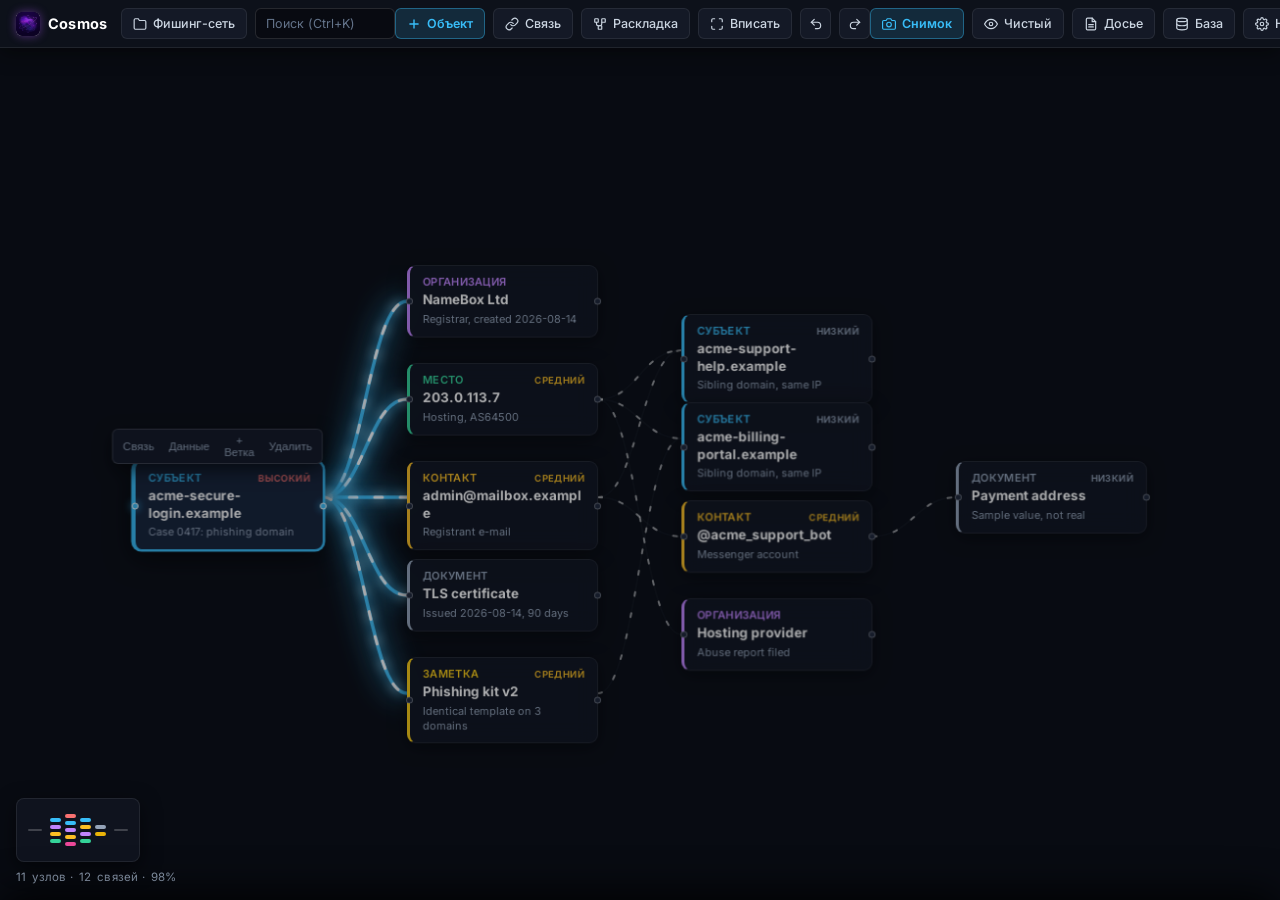
<file: standalone.html>
<!DOCTYPE html>
<html lang="ru">
<head>
  <meta charset="UTF-8">
  <meta name="viewport" content="width=device-width, initial-scale=1.0, maximum-scale=1.0, user-scalable=no, viewport-fit=cover">
  <title>Cosmos — OSINT Investigation Graph</title>
  <meta name="description" content="Cosmos: Tactical OSINT Graph and Link Analysis. Zero-emoji high-contrast cyber matrix.">
  <meta name="theme-color" content="#090c13">

  <link rel="icon" type="image/jpeg" href="assets/logo.jpg">
  <link rel="apple-touch-icon" href="assets/logo.jpg">

  <link rel="preconnect" href="https://fonts.googleapis.com">
  <link rel="preconnect" href="https://fonts.gstatic.com" crossorigin>
  <link href="https://fonts.googleapis.com/css2?family=Inter:wght@400;500;600;700&family=JetBrains+Mono:wght@400;500;600;700&display=swap" rel="stylesheet">

  <link rel="stylesheet" href="style.css">
</head>
<body>

  <!-- Background Ambience & Dotted Matrix Grid -->
  <div id="bg-layer"></div>
  <div id="bg-dimmer"></div>
  <div id="bg-dots"></div>
  <canvas id="particles-canvas"></canvas>

  <!-- Desktop Topbar Navigation -->
  <header id="topbar">
    <div class="topbar-left">
      <div class="brand-wrap" id="btn-brand" title="Cosmos OSINT Workstation">
        <img src="assets/logo.jpg" alt="Cosmos Logo" class="brand-logo-img">
        <span class="brand-name">Cosmos</span>
      </div>

      <button class="nav-btn" id="btn-case-dropdown" title="Выбор кейса расследования">
        <span class="icon">
          <svg viewBox="0 0 24 24" stroke="currentColor" stroke-width="2" fill="none" stroke-linecap="round"><path d="M22 19a2 2 0 0 1-2 2H4a2 2 0 0 1-2-2V5a2 2 0 0 1 2-2h5l2 3h9a2 2 0 0 1 2 2z"></path></svg>
        </span>
        <span id="case-name-display">Фишинг-сеть</span>
      </button>

      <div class="search-wrap">
        <input type="text" class="search-input" id="search-input" placeholder="Поиск (Ctrl+K)" autocomplete="off" spellcheck="false">
        <button class="search-clear-btn" id="search-clear-btn">&times;</button>
      </div>
    </div>

    <div class="topbar-center">
      <button class="nav-btn primary" id="btn-add-node" title="Добавить новый объект (N)">
        <span class="icon">
          <svg viewBox="0 0 24 24" stroke="currentColor" stroke-width="2.4" fill="none" stroke-linecap="round"><line x1="12" y1="5" x2="12" y2="19"></line><line x1="5" y1="12" x2="19" y2="12"></line></svg>
        </span>
        <span>Объект</span>
      </button>

      <button class="nav-btn" id="btn-link-mode" title="Создать связь между узлами (L)">
        <span class="icon">
          <svg viewBox="0 0 24 24" stroke="currentColor" stroke-width="2" fill="none" stroke-linecap="round"><path d="M10 13a5 5 0 0 0 7.54.54l3-3a5 5 0 0 0-7.07-7.07l-1.72 1.71"></path><path d="M14 11a5 5 0 0 0-7.54-.54l-3 3a5 5 0 0 0 7.07 7.07l1.71-1.71"></path></svg>
        </span>
        <span>Связь</span>
      </button>

      <button class="nav-btn" id="btn-layout" title="Иерархическая раскладка сети">
        <span class="icon">
          <svg viewBox="0 0 24 24" stroke="currentColor" stroke-width="2" fill="none" stroke-linecap="round"><rect x="3" y="3" width="6" height="6" rx="1"></rect><rect x="15" y="3" width="6" height="6" rx="1"></rect><rect x="9" y="15" width="6" height="6" rx="1"></rect><path d="M6 9v3a3 3 0 0 0 3 3h3m3-6v3a3 3 0 0 1-3 3"></path></svg>
        </span>
        <span>Раскладка</span>
      </button>

      <button class="nav-btn" id="btn-fit" title="Вписать всю сеть в экран (Пробел)">
        <span class="icon">
          <svg viewBox="0 0 24 24" stroke="currentColor" stroke-width="2" fill="none" stroke-linecap="round"><path d="M8 3H5a2 2 0 0 0-2 2v3m18 0V5a2 2 0 0 0-2-2h-3m0 18h3a2 2 0 0 0 2-2v-3M3 16v3a2 2 0 0 0 2 2h3"></path></svg>
        </span>
        <span>Вписать</span>
      </button>

      <button class="nav-btn icon-only" id="btn-undo" title="Отменить действие (Ctrl+Z)">
        <span class="icon">
          <svg viewBox="0 0 24 24" stroke="currentColor" stroke-width="2" fill="none" stroke-linecap="round"><path d="M9 14L4 9l5-5"></path><path d="M4 9h10.5a5.5 5.5 0 0 1 5.5 5.5v0a5.5 5.5 0 0 1-5.5 5.5H11"></path></svg>
        </span>
      </button>

      <button class="nav-btn icon-only" id="btn-redo" title="Повторить действие (Ctrl+Y)">
        <span class="icon">
          <svg viewBox="0 0 24 24" stroke="currentColor" stroke-width="2" fill="none" stroke-linecap="round"><path d="M15 14l5-5-5-5"></path><path d="M20 9H9.5A5.5 5.5 0 0 0 4 14.5v0A5.5 5.5 0 0 0 9.5 20H13"></path></svg>
        </span>
      </button>
    </div>

    <div class="topbar-right">
      <button class="nav-btn primary" id="btn-open-snapshot" title="Снимок всей визуализации (P)">
        <span class="icon">
          <svg viewBox="0 0 24 24" stroke="currentColor" stroke-width="2" fill="none" stroke-linecap="round"><path d="M23 19a2 2 0 0 1-2 2H3a2 2 0 0 1-2-2V8a2 2 0 0 1 2-2h4l2-3h6l2 3h4a2 2 0 0 1 2 2z"></path><circle cx="12" cy="13" r="4"></circle></svg>
        </span>
        <span>Снимок</span>
      </button>

      <button class="nav-btn" id="btn-zen" title="Чистый экран без интерфейса (F / Esc)">
        <span class="icon">
          <svg viewBox="0 0 24 24" stroke="currentColor" stroke-width="2" fill="none" stroke-linecap="round"><path d="M1 12s4-8 11-8 11 8 11 8-4 8-11 8-11-8-11-8z"></path><circle cx="12" cy="12" r="3"></circle></svg>
        </span>
        <span>Чистый</span>
      </button>

      <button class="nav-btn" id="btn-dossier" title="Сводное разведывательное досье">
        <span class="icon">
          <svg viewBox="0 0 24 24" stroke="currentColor" stroke-width="2" fill="none" stroke-linecap="round"><path d="M14 2H6a2 2 0 0 0-2 2v16a2 2 0 0 0 2 2h12a2 2 0 0 0 2-2V8z"></path><polyline points="14 2 14 8 20 8"></polyline><line x1="16" y1="13" x2="8" y2="13"></line><line x1="16" y1="17" x2="8" y2="17"></line></svg>
        </span>
        <span>Досье</span>
      </button>

      <button class="nav-btn" id="btn-export-dropdown" title="Управление базой данных">
        <span class="icon">
          <svg viewBox="0 0 24 24" stroke="currentColor" stroke-width="2" fill="none" stroke-linecap="round"><ellipse cx="12" cy="5" rx="9" ry="3"></ellipse><path d="M21 12c0 1.66-4 3-9 3s-9-1.34-9-3"></path><path d="M3 5v14c0 1.66 4 3 9 3s9-1.34 9-3V5"></path></svg>
        </span>
        <span>База</span>
      </button>

      <button class="nav-btn" id="btn-open-settings" title="Настройки системы и визуализации">
        <span class="icon">
          <svg viewBox="0 0 24 24" stroke="currentColor" stroke-width="2" fill="none" stroke-linecap="round"><circle cx="12" cy="12" r="3"></circle><path d="M19.4 15a1.65 1.65 0 0 0 .33 1.82l.06.06a2 2 0 0 1 0 2.83 2 2 0 0 1-2.83 0l-.06-.06a1.65 1.65 0 0 0-1.82-.33 1.65 1.65 0 0 0-1 1.51V21a2 2 0 0 1-2 2 2 2 0 0 1-2-2v-.09A1.65 1.65 0 0 0 9 19.4a1.65 1.65 0 0 0-1.82.33l-.06.06a2 2 0 0 1-2.83 0 2 2 0 0 1 0-2.83l.06-.06a1.65 1.65 0 0 0 .33-1.82 1.65 1.65 0 0 0-1.51-1H3a2 2 0 0 1-2-2 2 2 0 0 1 2-2h.09A1.65 1.65 0 0 0 4.6 9a1.65 1.65 0 0 0-.33-1.82l-.06-.06a2 2 0 0 1 0-2.83 2 2 0 0 1 2.83 0l.06.06a1.65 1.65 0 0 0 1.82.33H9a1.65 1.65 0 0 0 1-1.51V3a2 2 0 0 1 2-2 2 2 0 0 1 2 2v.09a1.65 1.65 0 0 0 1 1.51 1.65 1.65 0 0 0 1.82-.33l.06-.06a2 2 0 0 1 2.83 0 2 2 0 0 1 0 2.83l-.06.06a1.65 1.65 0 0 0-.33 1.82V9a1.65 1.65 0 0 0 1.51 1H21a2 2 0 0 1 2 2 2 2 0 0 1-2 2h-.09a1.65 1.65 0 0 0-1.51 1z"></path></svg>
        </span>
        <span>Настройки</span>
      </button>

      <button class="nav-btn icon-only" id="btn-reset" title="Сбросить граф к эталону">
        <span class="icon">
          <svg viewBox="0 0 24 24" stroke="currentColor" stroke-width="2" fill="none" stroke-linecap="round"><path d="M3 12a9 9 0 1 0 9-9 9.75 9.75 0 0 0-6.74 2.74L3 8"></path><path d="M3 3v5h5"></path></svg>
        </span>
      </button>

      <!-- Mobile Menu Trigger -->
      <button class="nav-btn icon-only" id="btn-mobile-menu-trigger" title="Открыть меню">
        <span class="icon">
          <svg viewBox="0 0 24 24" stroke="currentColor" stroke-width="2" fill="none" stroke-linecap="round"><line x1="3" y1="12" x2="21" y2="12"></line><line x1="3" y1="6" x2="21" y2="6"></line><line x1="3" y1="18" x2="21" y2="18"></line></svg>
        </span>
      </button>
    </div>
  </header>

  <!-- Zen Mode Floating Badge -->
  <div id="zen-badge" title="Выйти из чистого режима (Esc)">
    <span class="icon">
      <svg viewBox="0 0 24 24" stroke="currentColor" stroke-width="2" fill="none" stroke-linecap="round"><line x1="18" y1="6" x2="6" y2="18"></line><line x1="6" y1="6" x2="18" y2="18"></line></svg>
    </span>
    <span>Выйти из чистого экрана (Esc)</span>
  </div>

  <!-- Case Selector Popover -->
  <div class="popover-menu" id="case-popover">
    <div class="popover-item active" data-case="0">
      <span>1. Фишинг-сеть Cosmos (acme-secure)</span>
      <span style="font-size: 10px; color: var(--text-dim);">11 объектов</span>
    </div>
    <div class="popover-item" data-case="1">
      <span>2. OSINT: Профиль субъекта (Телефон/Адрес)</span>
      <span style="font-size: 10px; color: var(--text-dim);">8 объектов</span>
    </div>
    <div style="height: 1px; background: var(--border-subtle); margin: 4px 0;"></div>
    <div class="popover-item" id="btn-new-empty-case" style="color: var(--border-accent);">
      <span>+ Создать пустое расследование</span>
    </div>
  </div>

  <!-- Export Popover -->
  <div class="popover-menu" id="export-popover">
    <div class="popover-item" id="btn-action-snapshot">
      <span>Открыть снимок сети</span>
    </div>
    <div class="popover-item" id="btn-action-export-json">
      <span>Скачать базу (.json)</span>
    </div>
    <div class="popover-item" id="btn-action-import-json">
      <span>Загрузить базу (.json)</span>
    </div>
  </div>

  <!-- Viewport Canvas -->
  <main id="viewport">
    <div id="world">
      <svg id="edges-svg"></svg>
      <div id="nodes-layer"></div>
    </div>
  </main>

  <!-- Bottom Left HUD (Spectrum Equalizer & Telemetry) -->
  <aside id="bottom-left-dock">
    <div class="spectrum-card" id="spectrum-widget" title="Категориальный спектр сети (Клик для авто-раскладки)">
      <div class="spectrum-flank-line"></div>
      <div class="spectrum-bars-grid" id="spectrum-bars">
        <div class="spectrum-col">
          <div class="spectrum-pill" style="background:#38bdf8;"></div>
          <div class="spectrum-pill" style="background:#c084fc;"></div>
          <div class="spectrum-pill" style="background:#fbbf24;"></div>
          <div class="spectrum-pill" style="background:#34d399;"></div>
        </div>
        <div class="spectrum-col">
          <div class="spectrum-pill" style="background:#f87171;"></div>
          <div class="spectrum-pill" style="background:#38bdf8;"></div>
          <div class="spectrum-pill" style="background:#c084fc;"></div>
          <div class="spectrum-pill" style="background:#fbbf24;"></div>
          <div class="spectrum-pill" style="background:#ec4899;"></div>
        </div>
        <div class="spectrum-col">
          <div class="spectrum-pill" style="background:#38bdf8;"></div>
          <div class="spectrum-pill" style="background:#fbbf24;"></div>
          <div class="spectrum-pill" style="background:#c084fc;"></div>
          <div class="spectrum-pill" style="background:#34d399;"></div>
        </div>
        <div class="spectrum-col">
          <div class="spectrum-pill" style="background:#94a3b8;"></div>
          <div class="spectrum-pill" style="background:#eab308;"></div>
        </div>
      </div>
      <div class="spectrum-flank-line"></div>
    </div>

    <div class="telemetry-text" id="telemetry-text">
      <span id="stat-nodes">11</span> узлов &middot; <span id="stat-edges">12</span> связей &middot; <span id="stat-zoom">62%</span>
    </div>
  </aside>

  <!-- Mobile Bottom Navigation (Phone Edition) -->
  <nav id="mobile-bottom-nav">
    <button class="mobile-nav-item primary-item" id="btn-mobile-add">
      <span class="icon">
        <svg viewBox="0 0 24 24" stroke="currentColor" stroke-width="2.5" fill="none"><line x1="12" y1="5" x2="12" y2="19"></line><line x1="5" y1="12" x2="19" y2="12"></line></svg>
      </span>
      <span>Объект</span>
    </button>

    <button class="mobile-nav-item" id="btn-mobile-link">
      <span class="icon">
        <svg viewBox="0 0 24 24" stroke="currentColor" stroke-width="2" fill="none"><path d="M10 13a5 5 0 0 0 7.54.54l3-3a5 5 0 0 0-7.07-7.07l-1.72 1.71"></path><path d="M14 11a5 5 0 0 0-7.54-.54l-3 3a5 5 0 0 0 7.07 7.07l1.71-1.71"></path></svg>
      </span>
      <span>Связь</span>
    </button>

    <button class="mobile-nav-item" id="btn-mobile-layout">
      <span class="icon">
        <svg viewBox="0 0 24 24" stroke="currentColor" stroke-width="2" fill="none"><rect x="3" y="3" width="6" height="6" rx="1"></rect><rect x="15" y="3" width="6" height="6" rx="1"></rect><rect x="9" y="15" width="6" height="6" rx="1"></rect><path d="M6 9v3a3 3 0 0 0 3 3h3m3-6v3a3 3 0 0 1-3 3"></path></svg>
      </span>
      <span>Раскладка</span>
    </button>

    <button class="mobile-nav-item" id="btn-mobile-snapshot">
      <span class="icon">
        <svg viewBox="0 0 24 24" stroke="currentColor" stroke-width="2" fill="none"><path d="M23 19a2 2 0 0 1-2 2H3a2 2 0 0 1-2-2V8a2 2 0 0 1 2-2h4l2-3h6l2 3h4a2 2 0 0 1 2 2z"></path><circle cx="12" cy="13" r="4"></circle></svg>
      </span>
      <span>Снимок</span>
    </button>

    <button class="mobile-nav-item" id="btn-mobile-more">
      <span class="icon">
        <svg viewBox="0 0 24 24" stroke="currentColor" stroke-width="2" fill="none"><circle cx="12" cy="12" r="1"></circle><circle cx="19" cy="12" r="1"></circle><circle cx="5" cy="12" r="1"></circle></svg>
      </span>
      <span>Меню</span>
    </button>
  </nav>

  <!-- Mobile Bottom Sheet (Phone Inspector & Menu) -->
  <aside id="mobile-sheet">
    <div class="sheet-handle"></div>
    <div class="sheet-header">
      <div class="sheet-title" id="sheet-title">Свойства объекта</div>
      <button class="close-btn" id="btn-close-sheet">
        <span class="icon"><svg viewBox="0 0 24 24" stroke="currentColor" stroke-width="2" fill="none"><line x1="18" y1="6" x2="6" y2="18"></line><line x1="6" y1="6" x2="18" y2="18"></line></svg></span>
      </button>
    </div>
    <div class="sheet-content" id="sheet-content"></div>
  </aside>

  <!-- Node Inspector Modal (Desktop) -->
  <div class="modal-backdrop" id="inspector-modal">
    <div class="modal-dialog">
      <div class="modal-title">
        <span>КАРТОЧКА ОБЪЕКТА РАССЛЕДОВАНИЯ</span>
        <button class="close-btn" id="btn-close-inspector">
          <span class="icon"><svg viewBox="0 0 24 24" stroke="currentColor" stroke-width="2" fill="none"><line x1="18" y1="6" x2="6" y2="18"></line><line x1="6" y1="6" x2="18" y2="18"></line></svg></span>
        </button>
      </div>

      <div class="form-group">
        <label class="form-label">Категория / Тип</label>
        <input type="text" class="form-input" id="ed-tag" placeholder="Субъект, Организация, Место, Контакт, Документ, Заметка">
      </div>

      <div class="form-group">
        <label class="form-label">Заголовок объекта</label>
        <input type="text" class="form-input" id="ed-title" placeholder="Основное наименование">
      </div>

      <div class="form-group">
        <label class="form-label">Сведения разведки / Описание</label>
        <textarea class="form-textarea" id="ed-sub" placeholder="Детали, регистратор, кейс..."></textarea>
      </div>

      <div style="display: grid; grid-template-columns: 1fr 1fr; gap: 10px;">
        <div class="form-group">
          <label class="form-label">Уровень риска</label>
          <select class="form-select" id="ed-risk">
            <option value="none">Штатный</option>
            <option value="low">Низкий (low)</option>
            <option value="med">Средний (med)</option>
            <option value="high">Высокий (high)</option>
          </select>
        </div>

        <div class="form-group">
          <label class="form-label">Цвет категории</label>
          <select class="form-select" id="ed-color">
            <option value="#38bdf8">Голубой (Субъект)</option>
            <option value="#c084fc">Фиолетовый (Организация)</option>
            <option value="#34d399">Изумрудный (Место / IP)</option>
            <option value="#fbbf24">Янтарный (Контакт / Почта)</option>
            <option value="#94a3b8">Графитовый (Документ / Сертификат)</option>
            <option value="#eab308">Золотой (Заметка)</option>
            <option value="#ec4899">Розовый</option>
          </select>
        </div>
      </div>

      <div style="display: flex; justify-content: space-between; gap: 8px; margin-top: 8px;">
        <button class="nav-btn" id="btn-delete-node" style="color: #f87171; border-color: rgba(248,113,113,0.3);">Удалить объект</button>
        <button class="nav-btn primary" id="btn-save-node" style="padding: 0 24px;">Сохранить</button>
      </div>
    </div>
  </div>

  <!-- Dossier Modal -->
  <div class="modal-backdrop" id="dossier-modal">
    <div class="modal-dialog" style="max-width: 680px;">
      <div class="modal-title">
        <div style="display: flex; align-items: center; gap: 8px;">
          <img src="assets/logo.jpg" alt="Cosmos Logo" class="modal-title-icon">
          <span>РАЗВЕДЫВАТЕЛЬНОЕ ДОСЬЕ COSMOS</span>
        </div>
        <button class="close-btn" id="btn-close-dossier">
          <span class="icon"><svg viewBox="0 0 24 24" stroke="currentColor" stroke-width="2" fill="none"><line x1="18" y1="6" x2="6" y2="18"></line><line x1="6" y1="6" x2="18" y2="18"></line></svg></span>
        </button>
      </div>
      <div class="dossier-paper" id="dossier-text"></div>
      <div style="display: flex; justify-content: flex-end; gap: 8px;">
        <button class="nav-btn" id="btn-copy-dossier">Скопировать текст</button>
        <button class="nav-btn primary" id="btn-download-dossier">Скачать отчет (.md)</button>
        <button class="nav-btn" id="btn-print-dossier">Печать / PDF</button>
      </div>
    </div>
  </div>

  <!-- JSON Import Modal -->
  <div class="modal-backdrop" id="json-modal">
    <div class="modal-dialog">
      <div class="modal-title">
        <span>ИМПОРТ БАЗЫ ДАННЫХ (JSON)</span>
        <button class="close-btn" id="btn-close-json">
          <span class="icon"><svg viewBox="0 0 24 24" stroke="currentColor" stroke-width="2" fill="none"><line x1="18" y1="6" x2="6" y2="18"></line><line x1="6" y1="6" x2="18" y2="18"></line></svg></span>
        </button>
      </div>
      <textarea id="json-textarea" class="form-textarea" style="height: 180px; font-family: var(--font-mono); font-size: 11px;" placeholder="Вставьте JSON данные расследования..."></textarea>
      <input type="file" id="json-file-input" accept=".json" style="display: none;">
      <div style="display: flex; justify-content: space-between; gap: 8px;">
        <button class="nav-btn" id="btn-trigger-json-file">Выбрать файл .json</button>
        <button class="nav-btn primary" id="btn-apply-json">Применить</button>
      </div>
    </div>
  </div>

  <!-- Full Visualization Snapshot Modal (Photo Mode) -->
  <div class="modal-backdrop" id="snapshot-modal">
    <div class="modal-dialog" style="max-width: 960px; width: 95vw;">
      <div class="modal-title">
        <div style="display: flex; align-items: center; gap: 8px;">
          <img src="assets/logo.jpg" alt="Cosmos Logo" class="modal-title-icon">
          <span>СНИМОК ВИЗУАЛИЗАЦИИ COSMOS</span>
        </div>
        <button class="close-btn" id="btn-close-snapshot">
          <span class="icon"><svg viewBox="0 0 24 24" stroke="currentColor" stroke-width="2" fill="none"><line x1="18" y1="6" x2="6" y2="18"></line><line x1="6" y1="6" x2="18" y2="18"></line></svg></span>
        </button>
      </div>

      <div class="snapshot-container">
        <div class="snapshot-preview-box">
          <img id="snapshot-img" alt="Снимок графа расследования">
        </div>
      </div>

      <div class="snapshot-actions-bar">
        <div class="snapshot-info-text" id="snapshot-info-text">
          Разрешение: Ultra-HD 2K • Все объекты и связи сети
        </div>
        <div style="display: flex; gap: 8px; flex-wrap: wrap;">
          <button class="nav-btn primary" id="btn-snapshot-copy">
            <span class="icon"><svg viewBox="0 0 24 24" stroke="currentColor" stroke-width="2" fill="none"><rect x="9" y="9" width="13" height="13" rx="2" ry="2"></rect><path d="M5 15H4a2 2 0 0 1-2-2V4a2 2 0 0 1 2-2h9a2 2 0 0 1 2 2v1"></path></svg></span>
            <span>Скопировать картинку</span>
          </button>
          <button class="nav-btn" id="btn-snapshot-open">
            <span class="icon"><svg viewBox="0 0 24 24" stroke="currentColor" stroke-width="2" fill="none"><path d="M18 13v6a2 2 0 0 1-2 2H5a2 2 0 0 1-2-2V8a2 2 0 0 1 2-2h6"></path><polyline points="15 3 21 3 21 9"></polyline><line x1="10" y1="14" x2="21" y2="3"></line></svg></span>
            <span>В новой вкладке</span>
          </button>
          <button class="nav-btn" id="btn-snapshot-download">
            <span class="icon"><svg viewBox="0 0 24 24" stroke="currentColor" stroke-width="2" fill="none"><path d="M21 15v4a2 2 0 0 1-2 2H5a2 2 0 0 1-2-2v-4"></path><polyline points="7 10 12 15 17 10"></polyline><line x1="12" y1="15" x2="12" y2="3"></line></svg></span>
            <span>Скачать PNG</span>
          </button>
        </div>
      </div>
    </div>
  </div>

  <!-- Centralized Settings Modal -->
  <div class="modal-backdrop" id="settings-modal">
    <div class="modal-dialog" style="max-width: 540px;">
      <div class="modal-title">
        <div style="display: flex; align-items: center; gap: 8px;">
          <span class="icon">
            <svg viewBox="0 0 24 24" stroke="currentColor" stroke-width="2" fill="none" stroke-linecap="round"><circle cx="12" cy="12" r="3"></circle><path d="M19.4 15a1.65 1.65 0 0 0 .33 1.82l.06.06a2 2 0 0 1 0 2.83 2 2 0 0 1-2.83 0l-.06-.06a1.65 1.65 0 0 0-1.82-.33 1.65 1.65 0 0 0-1 1.51V21a2 2 0 0 1-2 2 2 2 0 0 1-2-2v-.09A1.65 1.65 0 0 0 9 19.4a1.65 1.65 0 0 0-1.82.33l-.06.06a2 2 0 0 1-2.83 0 2 2 0 0 1 0-2.83l.06-.06a1.65 1.65 0 0 0 .33-1.82 1.65 1.65 0 0 0-1.51-1H3a2 2 0 0 1-2-2 2 2 0 0 1 2-2h.09A1.65 1.65 0 0 0 4.6 9a1.65 1.65 0 0 0-.33-1.82l-.06-.06a2 2 0 0 1 0-2.83 2 2 0 0 1 2.83 0l.06.06a1.65 1.65 0 0 0 1.82.33H9a1.65 1.65 0 0 0 1-1.51V3a2 2 0 0 1 2-2 2 2 0 0 1 2 2v.09a1.65 1.65 0 0 0 1 1.51 1.65 1.65 0 0 0 1.82-.33l.06-.06a2 2 0 0 1 2.83 0 2 2 0 0 1 0 2.83l-.06.06a1.65 1.65 0 0 0-.33 1.82V9a1.65 1.65 0 0 0 1.51 1H21a2 2 0 0 1 2 2 2 2 0 0 1-2 2h-.09a1.65 1.65 0 0 0-1.51 1z"></path></svg>
          </span>
          <span>НАСТРОЙКИ СИСТЕМЫ И ВИЗУАЛИЗАЦИИ</span>
        </div>
        <button class="close-btn" id="btn-close-settings">
          <span class="icon"><svg viewBox="0 0 24 24" stroke="currentColor" stroke-width="2" fill="none"><line x1="18" y1="6" x2="6" y2="18"></line><line x1="6" y1="6" x2="18" y2="18"></line></svg></span>
        </button>
      </div>

      <!-- Section: Canvas & Dots -->
      <div class="settings-section">
        <div class="settings-section-title">
          <span>Сетка белых точек и холст</span>
        </div>
        <div class="settings-row">
          <span>Сетка белых точек матрицы</span>
          <label class="toggle-switch">
            <input type="checkbox" id="settings-toggle-dots">
            <span class="toggle-slider"></span>
          </label>
        </div>
        <div class="slider-group" id="group-dots-opacity" style="display: none;">
          <label>
            <span>Яркость точек</span>
            <span id="label-dots-opacity">9%</span>
          </label>
          <input type="range" id="slider-dots-opacity" min="3" max="25" value="9">
        </div>
      </div>

      <!-- Section: Atmosphere & Backgrounds -->
      <div class="settings-section">
        <div class="settings-section-title">
          <span>Атмосфера и фоны</span>
        </div>
        <div class="presets-grid" id="presets-grid"></div>

        <input type="file" id="custom-bg-input" accept="image/*" style="display: none;">
        <button class="nav-btn" id="btn-upload-bg" style="width: 100%; height: 32px; justify-content: center;">
          <span class="icon"><svg viewBox="0 0 24 24" stroke="currentColor" stroke-width="2" fill="none"><path d="M21 15v4a2 2 0 0 1-2 2H5a2 2 0 0 1-2-2v-4"></path><polyline points="17 8 12 3 7 8"></polyline><line x1="12" y1="3" x2="12" y2="15"></line></svg></span>
          <span>Загрузить своё фото</span>
        </button>

        <div class="slider-group">
          <label>
            <span>Затемнение фона</span>
            <span id="label-dim">35%</span>
          </label>
          <input type="range" id="slider-dim" min="0" max="95" value="35">
        </div>

        <div class="slider-group">
          <label>
            <span>Размытие (Blur)</span>
            <span id="label-blur">0px</span>
          </label>
          <input type="range" id="slider-blur" min="0" max="20" value="0">
        </div>

        <div class="settings-row">
          <span>Атмосферные частицы</span>
          <select class="form-select" id="select-particles" style="width: 140px; padding: 4px 8px;">
            <option value="off">Выключены</option>
            <option value="snow">Снегопад</option>
            <option value="matrix">Кибер-искры</option>
          </select>
        </div>
      </div>

      <!-- Section: Traces & Edges -->
      <div class="settings-section">
        <div class="settings-section-title">
          <span>Связи и эффекты линий (Trace)</span>
        </div>
        <div class="settings-row">
          <span>Импульс пакетов данных по связям</span>
          <label class="toggle-switch">
            <input type="checkbox" id="settings-toggle-flow" checked>
            <span class="toggle-slider"></span>
          </label>
        </div>
        <div class="settings-row">
          <span>Толщина линий связей</span>
          <select class="form-select" id="settings-select-edge-width" style="width: 140px; padding: 4px 8px;">
            <option value="1.5">Тонкие (1.5px)</option>
            <option value="1.8" selected>Стандарт (1.8px)</option>
            <option value="2.6">Четкие (2.6px)</option>
          </select>
        </div>
      </div>

      <!-- Section: Interface -->
      <div class="settings-section">
        <div class="settings-section-title">
          <span>Интерфейс системы</span>
        </div>
        <div class="settings-row">
          <span>Режим отображения</span>
          <select class="form-select" id="settings-select-device-mode" style="width: 140px; padding: 4px 8px;">
            <option value="auto">Авто-выбор</option>
            <option value="pc">Только ПК</option>
            <option value="phone">Только Телефон</option>
          </select>
        </div>
        <div class="settings-row">
          <span>Спектральный виджет (эквалайзер)</span>
          <label class="toggle-switch">
            <input type="checkbox" id="settings-toggle-spectrum" checked>
            <span class="toggle-slider"></span>
          </label>
        </div>
        <div class="settings-row">
          <span>Язык интерфейса</span>
          <select class="form-select" id="settings-select-lang" style="width: 140px; padding: 4px 8px;">
            <option value="RU">Русский (RU)</option>
            <option value="EN">English (EN)</option>
          </select>
        </div>
        <button class="nav-btn" id="btn-settings-reset" style="width: 100%; height: 32px; justify-content: center; color: #f87171; border-color: rgba(248,113,113,0.3); margin-top: 4px;">
          Сбросить граф к исходному состоянию
        </button>
      </div>

      <div style="display: flex; justify-content: flex-end; margin-top: 4px;">
        <button class="nav-btn primary" id="btn-save-settings" style="padding: 0 24px;">Готово</button>
      </div>
    </div>
  </div>

  <!-- Toast Notification -->
  <div id="toast">Действие выполнено</div>

  <script src="app.js"></script>
</body>
</html>
</file>
<file: style.css>
/* ==========================================================================
   Cosmos // Tactical OSINT Intelligence Platform
   Pure Vector Typography & Obsidian Dark Matrix (Zero Emojis)
   Dual-Mode Engine: Desktop Workstation & Mobile Touch Edition
   ========================================================================== */

:root {
  --bg-deep: #090c13;
  --bg-topbar: #0d111a;
  --bg-card: rgba(16, 21, 32, 0.95);
  --bg-card-hover: rgba(22, 28, 44, 0.98);
  --bg-card-selected: #152238;
  --bg-popover: #111624;
  --bg-sheet: #0e121e;

  --border-subtle: rgba(255, 255, 255, 0.08);
  --border-light: rgba(255, 255, 255, 0.16);
  --border-accent: #38bdf8;

  --text-main: #f8fafc;
  --text-muted: #94a3b8;
  --text-dim: #64748b;

  --tag-subject: #38bdf8;
  --tag-org: #c084fc;
  --tag-place: #34d399;
  --tag-contact: #fbbf24;
  --tag-doc: #94a3b8;
  --tag-note: #eab308;

  --risk-high: #f87171;
  --risk-med: #fbbf24;
  --risk-low: #94a3b8;

  --font-sans: 'Inter', -apple-system, BlinkMacSystemFont, 'Segoe UI', Roboto, sans-serif;
  --font-mono: 'JetBrains Mono', 'Consolas', monospace;

  --bg-dim: 0.35;
  --bg-blur: 0px;
  --safe-top: env(safe-area-inset-top, 0px);
  --safe-bottom: env(safe-area-inset-bottom, 0px);
}

* {
  box-sizing: border-box;
  margin: 0;
  padding: 0;
  -webkit-font-smoothing: antialiased;
  -moz-osx-font-smoothing: grayscale;
  -webkit-tap-highlight-color: transparent;
}

html, body {
  width: 100%;
  height: 100%;
  height: 100dvh;
  overflow: hidden;
  position: fixed;
  inset: 0;
  background-color: var(--bg-deep);
  font-family: var(--font-sans);
  color: var(--text-main);
  user-select: none;
  -webkit-user-select: none;
  touch-action: none;
  overscroll-behavior: none;
}

/* Vector SVG Icon System */
.icon {
  display: inline-flex;
  align-items: center;
  justify-content: center;
  width: 14px;
  height: 14px;
  flex-shrink: 0;
  pointer-events: none;
}

.icon svg {
  width: 100%;
  height: 100%;
  display: block;
}

/* Background Layers */
#bg-layer {
  position: fixed;
  top: -20px;
  left: -20px;
  right: -20px;
  bottom: -20px;
  z-index: 0;
  background-position: center center;
  background-size: cover;
  background-repeat: no-repeat;
  pointer-events: none;
  transition: opacity 0.35s ease, filter 0.25s ease;
  filter: blur(var(--bg-blur));
}

#bg-dimmer {
  position: fixed;
  inset: 0;
  z-index: 1;
  background: rgba(9, 12, 19, var(--bg-dim));
  pointer-events: none;
  transition: background 0.3s ease;
}

#bg-dots {
  position: fixed;
  inset: 0;
  z-index: 1;
  pointer-events: none;
  background-image: radial-gradient(rgba(255, 255, 255, var(--dots-opacity, 0.09)) 1.2px, transparent 1.2px);
  background-size: 26px 26px;
  transition: opacity 0.25s ease, visibility 0.25s ease;
}

#bg-dots.hidden {
  opacity: 0;
  visibility: hidden;
}

#particles-canvas {
  position: fixed;
  inset: 0;
  z-index: 1;
  pointer-events: none;
}

/* ==========================================================================
   DESKTOP TOPBAR NAVIGATION
   ========================================================================== */

#topbar {
  position: fixed;
  top: 0;
  left: 0;
  right: 0;
  height: 48px;
  z-index: 100;
  display: flex;
  align-items: center;
  justify-content: space-between;
  padding: 0 16px;
  background: var(--bg-topbar);
  border-bottom: 1px solid var(--border-subtle);
  box-shadow: 0 4px 20px rgba(0, 0, 0, 0.5);
}

.topbar-left, .topbar-center, .topbar-right {
  display: flex;
  align-items: center;
  gap: 8px;
}

.brand-wrap {
  display: flex;
  align-items: center;
  gap: 8px;
  cursor: pointer;
  padding-right: 6px;
}

.brand-logo-img {
  width: 24px;
  height: 24px;
  border-radius: 6px;
  object-fit: cover;
  box-shadow: 0 0 10px rgba(168, 85, 247, 0.45);
  transition: transform 0.2s ease, box-shadow 0.2s ease;
  flex-shrink: 0;
}

.brand-wrap:hover .brand-logo-img {
  transform: scale(1.08);
  box-shadow: 0 0 14px rgba(168, 85, 247, 0.8);
}

.modal-title-icon {
  width: 22px;
  height: 22px;
  border-radius: 5px;
  object-fit: cover;
  box-shadow: 0 0 8px rgba(168, 85, 247, 0.4);
  flex-shrink: 0;
}

.brand-name {
  font-size: 14.5px;
  font-weight: 700;
  letter-spacing: 0.2px;
  color: #ffffff;
}

.search-wrap {
  position: relative;
  display: flex;
  align-items: center;
}

.search-input {
  width: 140px;
  height: 31px;
  background: #080a11;
  border: 1px solid rgba(255, 255, 255, 0.12);
  border-radius: 6px;
  padding: 0 24px 0 10px;
  font-family: var(--font-sans);
  font-size: 12.5px;
  color: #ffffff;
  outline: none;
  transition: width 0.2s ease, border-color 0.2s ease;
}

.search-input:focus {
  width: 180px;
  border-color: var(--border-accent);
}

.search-input::placeholder {
  color: var(--text-dim);
}

.search-clear-btn {
  position: absolute;
  right: 6px;
  background: none;
  border: none;
  color: var(--text-dim);
  cursor: pointer;
  font-size: 12px;
  display: none;
  line-height: 1;
}

.search-clear-btn:hover {
  color: #ffffff;
}

/* Navigation Buttons */
.nav-btn {
  height: 31px;
  padding: 0 11px;
  background: #141926;
  border: 1px solid rgba(255, 255, 255, 0.08);
  border-radius: 6px;
  color: #cbd5e1;
  font-family: var(--font-sans);
  font-size: 12.5px;
  font-weight: 500;
  display: inline-flex;
  align-items: center;
  justify-content: center;
  gap: 6px;
  cursor: pointer;
  transition: all 0.14s ease;
  white-space: nowrap;
}

.nav-btn:hover {
  background: #1b2234;
  border-color: rgba(255, 255, 255, 0.18);
  color: #ffffff;
}

.nav-btn:active {
  transform: scale(0.97);
}

.nav-btn.primary {
  background: rgba(56, 189, 248, 0.15);
  border-color: rgba(56, 189, 248, 0.4);
  color: #38bdf8;
  font-weight: 600;
}

.nav-btn.primary:hover {
  background: rgba(56, 189, 248, 0.25);
  border-color: #38bdf8;
}

.nav-btn.active {
  background: rgba(56, 189, 248, 0.2);
  border-color: var(--border-accent);
  color: var(--border-accent);
}

.nav-btn.icon-only {
  width: 31px;
  padding: 0;
}

/* ==========================================================================
   VIEWPORT CANVAS & NODES LAYER
   ========================================================================== */

#viewport {
  position: absolute;
  top: 48px;
  left: 0;
  right: 0;
  bottom: 0;
  overflow: hidden;
  cursor: grab;
  touch-action: none;
}

#viewport.panning {
  cursor: grabbing;
}

#viewport.link-mode {
  cursor: crosshair;
}

#world {
  position: absolute;
  top: 0;
  left: 0;
  transform-origin: 0 0;
  will-change: transform;
}

/* SVG Edges */
#edges-svg {
  position: absolute;
  top: 0;
  left: 0;
  width: 1px;
  height: 1px;
  overflow: visible;
  pointer-events: none;
  z-index: 1;
}

.edge-hit {
  fill: none;
  stroke: transparent;
  stroke-width: 22px;
  pointer-events: stroke;
  cursor: pointer;
}

.edge-path {
  fill: none;
  stroke: var(--trail-custom-color, rgba(148, 163, 184, 0.38));
  stroke-width: var(--edge-width, 1.8px);
  stroke-linecap: round;
  transition: stroke 0.16s ease, stroke-width 0.16s ease, opacity 0.16s ease;
  pointer-events: none;
}

#edges-svg.no-flow .edge-flow {
  display: none !important;
}

.edge-path.highlighted {
  stroke: var(--edge-color, #38bdf8) !important;
  stroke-width: calc(var(--edge-width, 1.8px) * 1.5 + 0.8px) !important;
  opacity: 1 !important;
  filter: drop-shadow(0 0 6px var(--edge-color, #38bdf8)) drop-shadow(0 0 16px var(--edge-color, #38bdf8));
}

.edge-path.dimmed {
  opacity: 0.12 !important;
}

.edge-flow {
  fill: none;
  stroke: #ffffff;
  stroke-width: 2px;
  stroke-linecap: round;
  stroke-dasharray: 4 18;
  animation: dataStream 1.8s linear infinite;
  opacity: 0.55;
  pointer-events: none;
}

.edge-flow.highlighted {
  stroke: #ffffff !important;
  stroke-width: 3px !important;
  stroke-dasharray: 8 18;
  animation: dataStream 1.0s linear infinite;
  opacity: 1 !important;
  filter: drop-shadow(0 0 6px #ffffff) drop-shadow(0 0 14px var(--edge-color, #38bdf8));
}

.node.peer {
  border-color: var(--node-color) !important;
  box-shadow: 0 0 0 1.5px var(--node-color), 0 0 22px rgba(56, 189, 248, 0.4) !important;
  opacity: 1 !important;
  transform: scale(1.02);
  transition: transform 0.15s ease, box-shadow 0.15s ease, opacity 0.15s ease;
}

@keyframes dataStream {
  to { stroke-dashoffset: -22; }
}

/* ==========================================================================
   NODES
   ========================================================================== */

#nodes-layer {
  position: absolute;
  top: 0;
  left: 0;
  z-index: 2;
  pointer-events: none;
}

.node {
  position: absolute;
  width: 195px;
  background: var(--bg-card);
  backdrop-filter: blur(12px);
  -webkit-backdrop-filter: blur(12px);
  border: 1px solid var(--border-subtle);
  border-left: 3.5px solid var(--node-color, #38bdf8);
  border-radius: 9px;
  padding: 10px 13px;
  box-shadow: 0 4px 18px rgba(0, 0, 0, 0.55);
  cursor: grab;
  pointer-events: auto;
  transition: border-color 0.14s ease, box-shadow 0.14s ease, opacity 0.16s ease;
  will-change: left, top;
}

.node:hover {
  background: var(--bg-card-hover);
  border-color: rgba(255, 255, 255, 0.22);
  box-shadow: 0 8px 24px rgba(0, 0, 0, 0.7);
}

.node.selected {
  border-color: var(--border-accent);
  box-shadow: 0 0 0 1.5px var(--border-accent), 0 8px 28px rgba(0, 0, 0, 0.8);
  background: var(--bg-card-selected);
  z-index: 100 !important;
}

.node.link-source {
  border-color: #fbbf24;
  box-shadow: 0 0 0 1.5px #fbbf24, 0 0 16px rgba(251, 191, 36, 0.4);
}

.node.dimmed {
  opacity: 0.2;
}

.node-socket {
  position: absolute;
  top: 50%;
  transform: translateY(-50%);
  width: 7px;
  height: 7px;
  border-radius: 50%;
  background: #1e2638;
  border: 1.5px solid rgba(255, 255, 255, 0.3);
  pointer-events: none;
  transition: all 0.15s ease;
}

.node-socket.socket-in {
  left: -4px;
}

.node-socket.socket-out {
  right: -4px;
}

.node:hover .node-socket,
.node.selected .node-socket {
  background: var(--border-accent);
  border-color: #ffffff;
  box-shadow: 0 0 8px var(--border-accent);
}

.node-header {
  display: flex;
  justify-content: space-between;
  align-items: center;
  font-size: 11px;
  font-weight: 600;
  margin-bottom: 3px;
  line-height: 1.2;
}

.node-tag-wrap {
  display: flex;
  align-items: center;
  gap: 5px;
  color: var(--node-color, var(--tag-subject));
}

.node-tag-dot {
  display: none;
}

.node-tag {
  color: var(--node-color, var(--tag-subject));
  font-size: 11px;
  font-weight: 600;
  text-transform: uppercase;
  letter-spacing: 0.3px;
}

.node-risk-pill {
  font-size: 9.5px;
  font-weight: 600;
  text-transform: uppercase;
  letter-spacing: 0.4px;
}

.risk-high { color: var(--risk-high); }
.risk-med  { color: var(--risk-med); }
.risk-low  { color: var(--risk-low); }

.node-title {
  font-size: 13.5px;
  font-weight: 700;
  color: #ffffff;
  line-height: 1.3;
  word-break: break-word;
}

.node-sub {
  font-size: 11px;
  color: var(--text-muted);
  line-height: 1.35;
  margin-top: 3px;
  word-break: break-word;
}

.node-fields {
  margin-top: 6px;
  padding-top: 5px;
  border-top: 1px solid rgba(255, 255, 255, 0.07);
  display: flex;
  flex-direction: column;
  gap: 3px;
}

.node-field-pill {
  font-size: 10.5px;
  background: rgba(0, 0, 0, 0.4);
  border-radius: 4px;
  padding: 2.5px 6px;
  display: flex;
  justify-content: space-between;
  cursor: pointer;
  color: var(--text-muted);
}

.node-field-pill:hover {
  background: rgba(255, 255, 255, 0.08);
  color: #ffffff;
}

.node-field-val {
  color: #ffffff;
  font-family: var(--font-mono);
}

/* Node Quick Action Hover Toolbar */
.node-actions {
  position: absolute;
  top: -34px;
  right: 0;
  display: flex;
  gap: 3px;
  background: #111624;
  border: 1px solid var(--border-light);
  border-radius: 6px;
  padding: 2px 4px;
  opacity: 0;
  pointer-events: none;
  transform: translateY(4px);
  transition: opacity 0.12s ease, transform 0.12s ease;
  z-index: 10;
  box-shadow: 0 6px 18px rgba(0, 0, 0, 0.7);
}

.node:hover .node-actions,
.node.selected .node-actions {
  opacity: 1;
  pointer-events: auto;
  transform: translateY(0);
}

.action-btn {
  background: transparent;
  border: none;
  color: var(--text-muted);
  font-size: 11.5px;
  padding: 3px 6px;
  border-radius: 4px;
  cursor: pointer;
  display: flex;
  align-items: center;
  gap: 4px;
}

.action-btn:hover {
  background: rgba(255, 255, 255, 0.12);
  color: #ffffff;
}

.action-btn.del:hover {
  background: rgba(248, 113, 113, 0.2);
  color: #f87171;
}

/* ==========================================================================
   BOTTOM LEFT HUD (Spectrum Equalizer & Telemetry)
   ========================================================================== */

#bottom-left-dock {
  position: fixed;
  bottom: 16px;
  left: 16px;
  z-index: 90;
  display: flex;
  flex-direction: column;
  gap: 8px;
}

.spectrum-card {
  width: 124px;
  height: 64px;
  background: var(--bg-card);
  border: 1px solid var(--border-subtle);
  border-radius: 8px;
  display: flex;
  align-items: center;
  justify-content: center;
  gap: 8px;
  box-shadow: 0 6px 20px rgba(0, 0, 0, 0.5);
  cursor: pointer;
  transition: border-color 0.16s ease, transform 0.16s ease;
}

.spectrum-card:hover {
  border-color: var(--border-light);
  transform: translateY(-1px);
}

.spectrum-flank-line {
  width: 14px;
  height: 2px;
  background: rgba(255, 255, 255, 0.2);
  border-radius: 2px;
}

.spectrum-bars-grid {
  display: flex;
  gap: 4px;
  align-items: center;
}

.spectrum-col {
  display: flex;
  flex-direction: column;
  gap: 3px;
  align-items: center;
}

.spectrum-pill {
  width: 11px;
  height: 4px;
  border-radius: 2px;
  transition: opacity 0.15s ease;
}

.telemetry-text {
  font-size: 11.5px;
  color: var(--text-muted);
  letter-spacing: 0.2px;
  display: flex;
  align-items: center;
  gap: 6px;
}

.telemetry-text strong {
  color: var(--text-main);
  font-weight: 600;
}

/* ==========================================================================
   FLOATING POPOVERS (Cases, Wallpapers, Export)
   ========================================================================== */

.popover-menu {
  position: fixed;
  top: 54px;
  background: var(--bg-popover);
  border: 1px solid var(--border-light);
  border-radius: 10px;
  box-shadow: 0 16px 40px rgba(0, 0, 0, 0.85);
  z-index: 150;
  display: none;
  flex-direction: column;
  overflow: hidden;
}

.popover-menu.open {
  display: flex;
}

#case-popover {
  left: 140px;
  width: 290px;
  padding: 6px;
}

.popover-item {
  display: flex;
  align-items: center;
  justify-content: space-between;
  padding: 8px 12px;
  border-radius: 6px;
  font-size: 12.5px;
  color: #cbd5e1;
  cursor: pointer;
  transition: all 0.12s ease;
}

.popover-item:hover {
  background: rgba(255, 255, 255, 0.08);
  color: #ffffff;
}

.popover-item.active {
  background: rgba(56, 189, 248, 0.15);
  color: var(--border-accent);
  font-weight: 600;
}

#wallpapers-popover {
  right: 170px;
  width: 330px;
  padding: 16px;
  gap: 14px;
}

.presets-grid {
  display: grid;
  grid-template-columns: repeat(2, 1fr);
  gap: 8px;
}

.preset-card {
  height: 64px;
  border-radius: 7px;
  border: 1px solid var(--border-subtle);
  background-size: cover;
  background-position: center;
  cursor: pointer;
  position: relative;
  overflow: hidden;
  display: flex;
  align-items: flex-end;
  padding: 5px 8px;
  transition: all 0.15s ease;
}

.preset-card::before {
  content: '';
  position: absolute;
  inset: 0;
  background: linear-gradient(to top, rgba(0,0,0,0.85) 0%, rgba(0,0,0,0.2) 65%, transparent 100%);
}

.preset-card:hover {
  border-color: var(--border-accent);
  transform: translateY(-2px);
}

.preset-card.active {
  border-color: var(--border-accent);
  box-shadow: 0 0 14px rgba(56, 189, 248, 0.45);
}

.preset-card-title {
  position: relative;
  z-index: 1;
  font-size: 10.5px;
  font-weight: 600;
  color: #ffffff;
}

.slider-group {
  display: flex;
  flex-direction: column;
  gap: 5px;
  font-size: 11.5px;
}

.slider-group label {
  display: flex;
  justify-content: space-between;
  color: var(--text-muted);
}

input[type="range"] {
  width: 100%;
  accent-color: var(--border-accent);
  cursor: pointer;
}

#export-popover {
  right: 60px;
  width: 220px;
  padding: 6px;
}

/* ==========================================================================
   MODAL WINDOWS & INLINE DIALOGS
   ========================================================================== */

.modal-backdrop {
  position: fixed;
  inset: 0;
  background: rgba(0, 0, 0, 0.78);
  backdrop-filter: blur(6px);
  z-index: 200;
  display: none;
  align-items: center;
  justify-content: center;
  padding: 16px;
}

.modal-backdrop.open {
  display: flex;
}

.modal-dialog {
  background: #111624;
  border: 1px solid var(--border-light);
  border-radius: 12px;
  width: 100%;
  max-width: 480px;
  max-height: 90vh;
  overflow-y: auto;
  padding: 20px;
  display: flex;
  flex-direction: column;
  gap: 14px;
  box-shadow: 0 20px 50px rgba(0, 0, 0, 0.9);
}

.modal-title {
  font-size: 14px;
  font-weight: 700;
  display: flex;
  justify-content: space-between;
  align-items: center;
  border-bottom: 1px solid var(--border-subtle);
  padding-bottom: 8px;
}

.close-btn {
  background: transparent;
  border: none;
  color: var(--text-muted);
  cursor: pointer;
  display: flex;
  align-items: center;
  justify-content: center;
}

.close-btn:hover {
  color: #ffffff;
}

.form-group {
  display: flex;
  flex-direction: column;
  gap: 5px;
}

.form-label {
  font-size: 11px;
  font-weight: 600;
  color: var(--text-muted);
  text-transform: uppercase;
  letter-spacing: 0.5px;
}

.form-input, .form-textarea, .form-select {
  background: #080a11;
  border: 1px solid var(--border-subtle);
  border-radius: 6px;
  padding: 8px 10px;
  font-family: inherit;
  font-size: 13px;
  color: #ffffff;
  outline: none;
}

.form-input:focus, .form-textarea:focus, .form-select:focus {
  border-color: var(--border-accent);
}

.form-textarea {
  min-height: 70px;
  resize: vertical;
}

.dossier-paper {
  background: #080a11;
  border: 1px solid var(--border-subtle);
  border-radius: 8px;
  padding: 16px;
  font-family: var(--font-mono);
  font-size: 12px;
  line-height: 1.6;
  color: #cbd5e1;
  max-height: 420px;
  overflow-y: auto;
  white-space: pre-wrap;
}

/* Toast */
#toast {
  position: fixed;
  bottom: 24px;
  left: 50%;
  transform: translateX(-50%) translateY(20px);
  background: #141926;
  border: 1px solid var(--border-light);
  color: #ffffff;
  font-size: 12.5px;
  font-weight: 500;
  padding: 7px 16px;
  border-radius: 99px;
  box-shadow: 0 8px 24px rgba(0, 0, 0, 0.7);
  opacity: 0;
  pointer-events: none;
  transition: all 0.2s ease;
  z-index: 300;
}

#toast.show {
  opacity: 1;
  transform: translateX(-50%) translateY(0);
}

/* ==========================================================================
   MOBILE DEDICATED VERSION (Touch HUD & Bottom Sheet)
   ========================================================================== */

#mobile-bottom-nav {
  display: none;
}

#mobile-sheet {
  display: none;
}

@media (max-width: 820px) {
  body:not(.force-desktop) .topbar-center {
    display: none;
  }
  
  body:not(.force-desktop) #topbar {
    padding: 0 10px;
    height: 44px;
  }

  body:not(.force-desktop) .topbar-left {
    gap: 6px;
  }

  body:not(.force-desktop) .search-wrap {
    display: none;
  }

  body:not(.force-desktop) .brand-name {
    font-size: 13px;
  }

  body:not(.force-desktop) #btn-case-dropdown {
    max-width: 140px;
    overflow: hidden;
    text-overflow: ellipsis;
    font-size: 11px;
    padding: 0 8px;
    height: 28px;
  }

  body:not(.force-desktop) .topbar-right .nav-btn:not(#btn-mobile-menu-trigger):not(#btn-device-mode) {
    display: none;
  }

  body:not(.force-desktop) #viewport {
    top: 44px;
    bottom: 58px;
  }

  body:not(.force-desktop) #bottom-left-dock {
    bottom: 68px;
    left: 10px;
  }

  body:not(.force-desktop) .spectrum-card {
    width: 90px;
    height: 48px;
  }

  body:not(.force-desktop) .telemetry-text {
    font-size: 10px;
  }

  body:not(.force-desktop) #mobile-bottom-nav {
    display: flex;
  }

  body:not(.force-desktop) #case-popover {
    left: 10px;
    right: 10px;
    width: auto;
  }

  body:not(.force-desktop) #wallpapers-popover {
    left: 10px;
    right: 10px;
    width: auto;
    top: auto;
    bottom: 64px;
  }

  body:not(.force-desktop) #export-popover {
    left: 10px;
    right: 10px;
    width: auto;
    top: auto;
    bottom: 64px;
  }
}

/* Force Mobile Mode (For testing or mobile preference on large screens) */
body.force-mobile .topbar-center,
body.force-mobile .search-wrap,
body.force-mobile .topbar-right .nav-btn:not(#btn-mobile-menu-trigger):not(#btn-device-mode) {
  display: none !important;
}

body.force-mobile #topbar {
  padding: 0 10px;
  height: 44px;
}

body.force-mobile #viewport {
  top: 44px;
  bottom: 58px;
}

body.force-mobile #bottom-left-dock {
  bottom: 68px;
  left: 10px;
}

body.force-mobile #mobile-bottom-nav {
  display: flex !important;
}

body.force-mobile #case-popover,
body.force-mobile #wallpapers-popover,
body.force-mobile #export-popover {
  left: 10px;
  right: 10px;
  width: auto;
  top: auto;
  bottom: 64px;
}

/* Mobile Bottom Navigation Bar & Items */
#mobile-bottom-nav {
  position: fixed;
  bottom: 0;
  left: 0;
  right: 0;
  height: calc(54px + var(--safe-bottom));
  padding-bottom: var(--safe-bottom);
  background: #0d111a;
  border-top: 1px solid var(--border-subtle);
  z-index: 100;
  align-items: center;
  justify-content: space-around;
  padding-left: 6px;
  padding-right: 6px;
  box-shadow: 0 -4px 18px rgba(0, 0, 0, 0.6);
}

.mobile-nav-item {
  flex: 1;
  height: 46px;
  background: transparent;
  border: none;
  color: var(--text-muted);
  display: flex;
  flex-direction: column;
  align-items: center;
  justify-content: center;
  gap: 3px;
  font-size: 10px;
  font-family: var(--font-sans);
  cursor: pointer;
}

.mobile-nav-item.active {
  color: var(--border-accent);
}

.mobile-nav-item .icon {
  width: 18px;
  height: 18px;
}

.mobile-nav-item.primary-item {
  color: #38bdf8;
  font-weight: 600;
}

/* Mobile Bottom Sheet Drawer */
#mobile-sheet {
  position: fixed;
  bottom: 0;
  left: 0;
  right: 0;
  max-height: 85vh;
  background: var(--bg-sheet);
  border-top: 1px solid var(--border-light);
  border-radius: 18px 18px 0 0;
  z-index: 220;
  display: flex;
  flex-direction: column;
  padding: 12px 16px calc(16px + var(--safe-bottom)) 16px;
  box-shadow: 0 -10px 40px rgba(0, 0, 0, 0.9);
  transform: translateY(105%);
  transition: transform 0.28s cubic-bezier(0.16, 1, 0.3, 1);
}

#mobile-sheet.open {
  transform: translateY(0);
}

.sheet-handle {
  width: 36px;
  height: 4px;
  background: rgba(255, 255, 255, 0.2);
  border-radius: 4px;
  margin: 0 auto 12px auto;
}

.sheet-header {
  display: flex;
  justify-content: space-between;
  align-items: center;
  margin-bottom: 12px;
  padding-bottom: 8px;
  border-bottom: 1px solid var(--border-subtle);
}

.sheet-title {
  font-size: 14px;
  font-weight: 700;
  color: #ffffff;
}

.sheet-content {
  overflow-y: auto;
  display: flex;
  flex-direction: column;
  gap: 12px;
}

/* ==========================================================================
   SNAPSHOT PHOTO MODAL (CLEAN FULL VISUALIZATION)
   ========================================================================== */

.snapshot-container {
  background: #080a11;
  border: 1px solid var(--border-subtle);
  border-radius: 9px;
  padding: 10px;
  overflow: hidden;
  display: flex;
  align-items: center;
  justify-content: center;
  max-height: 65vh;
  box-shadow: inset 0 2px 10px rgba(0, 0, 0, 0.7);
}

.snapshot-preview-box {
  width: 100%;
  height: 100%;
  display: flex;
  align-items: center;
  justify-content: center;
}

#snapshot-img {
  max-width: 100%;
  max-height: 60vh;
  object-fit: contain;
  border-radius: 6px;
  box-shadow: 0 10px 32px rgba(0, 0, 0, 0.85);
  display: block;
}

.snapshot-actions-bar {
  display: flex;
  justify-content: space-between;
  align-items: center;
  gap: 12px;
  flex-wrap: wrap;
  padding-top: 4px;
}

.snapshot-info-text {
  font-size: 11.5px;
  color: var(--text-muted);
  font-family: var(--font-mono);
}

/* ==========================================================================
   CENTRALIZED SETTINGS MODAL
   ========================================================================== */

.settings-section {
  background: rgba(8, 10, 16, 0.65);
  border: 1px solid var(--border-subtle);
  border-radius: 8px;
  padding: 12px 14px;
  display: flex;
  flex-direction: column;
  gap: 10px;
}

.settings-section-title {
  font-size: 11px;
  font-weight: 700;
  color: var(--border-accent);
  text-transform: uppercase;
  letter-spacing: 0.6px;
  display: flex;
  align-items: center;
  gap: 6px;
}

.settings-row {
  display: flex;
  align-items: center;
  justify-content: space-between;
  gap: 12px;
  font-size: 12.5px;
  color: var(--text-main);
}

.toggle-switch {
  position: relative;
  display: inline-block;
  width: 38px;
  height: 20px;
  flex-shrink: 0;
}

.toggle-switch input {
  opacity: 0;
  width: 0;
  height: 0;
}

.toggle-slider {
  position: absolute;
  cursor: pointer;
  inset: 0;
  background-color: rgba(255, 255, 255, 0.15);
  transition: 0.2s ease;
  border-radius: 20px;
}

.toggle-slider:before {
  position: absolute;
  content: "";
  height: 14px;
  width: 14px;
  left: 3px;
  bottom: 3px;
  background-color: #ffffff;
  transition: 0.2s ease;
  border-radius: 50%;
}

.toggle-switch input:checked + .toggle-slider {
  background-color: var(--border-accent);
}

.toggle-switch input:checked + .toggle-slider:before {
  transform: translateX(18px);
}

#bottom-left-dock.hidden {
  display: none !important;
}

/* ==========================================================================
   ZEN PRESENTATION MODE (CLEAN SCREEN)
   ========================================================================== */

body.zen-mode #topbar,
body.zen-mode #bottom-left-dock,
body.zen-mode #mobile-bottom-nav,
body.zen-mode .popover-menu {
  opacity: 0 !important;
  pointer-events: none !important;
  transform: translateY(-10px);
  transition: all 0.28s cubic-bezier(0.16, 1, 0.3, 1);
}

body.zen-mode #viewport {
  top: 0 !important;
  bottom: 0 !important;
}

#zen-badge {
  position: fixed;
  top: 14px;
  right: 14px;
  z-index: 999;
  background: rgba(13, 17, 26, 0.9);
  border: 1px solid var(--border-light);
  border-radius: 20px;
  padding: 6px 14px;
  font-size: 11px;
  color: var(--text-muted);
  backdrop-filter: blur(10px);
  display: none;
  align-items: center;
  gap: 8px;
  box-shadow: 0 6px 22px rgba(0, 0, 0, 0.75);
  cursor: pointer;
  transition: all 0.18s ease;
}

body.zen-mode #zen-badge {
  display: flex;
}

#zen-badge:hover {
  color: #ffffff;
  border-color: var(--border-accent);
  transform: translateY(-1px);
}
</file>
